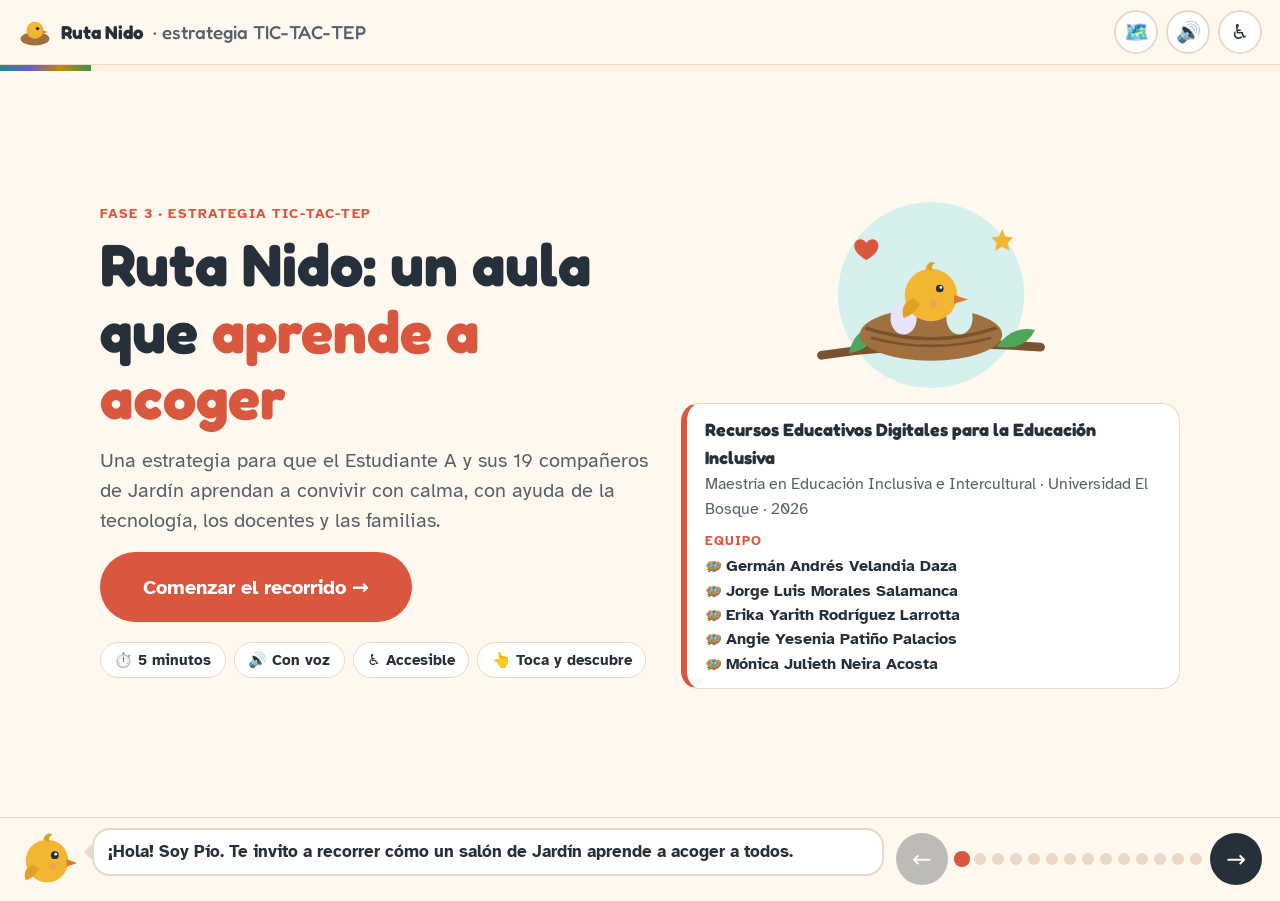
<file: index.html>
<!doctype html>
<html lang="es">
<head>
<meta charset="utf-8">
<meta name="viewport" content="width=device-width, initial-scale=1">
<title>Ruta Nido</title>
<meta http-equiv="refresh" content="0; url=ruta-nido/">
<link rel="canonical" href="ruta-nido/">
</head>
<body style="font-family:system-ui,sans-serif; text-align:center; padding:40px">
<p>Abriendo la Ruta Nido…</p>
<p><a href="ruta-nido/">Si no se abre sola, haga clic aquí</a></p>
</body>
</html>
</file>
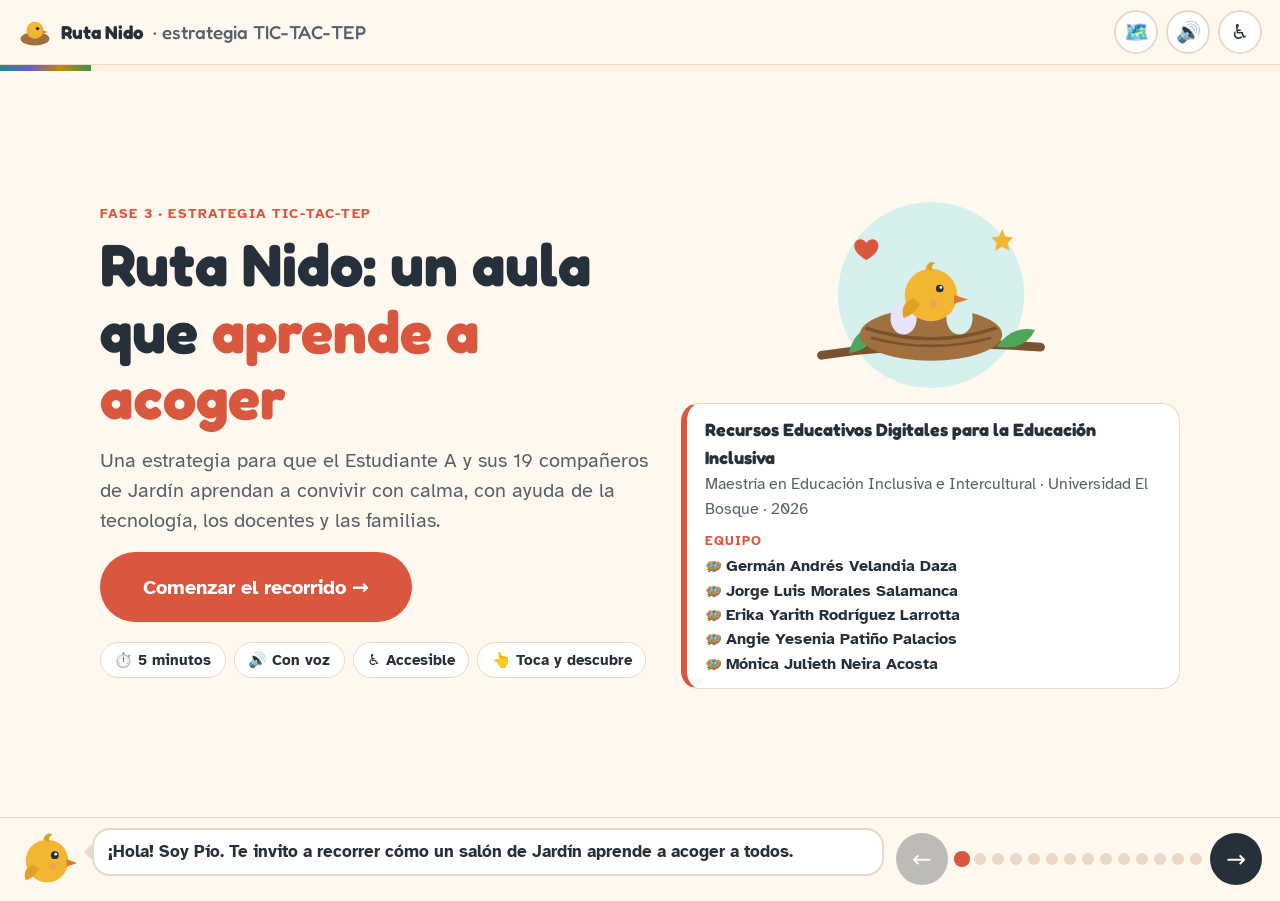
<file: ruta-nido/index.html>
<!doctype html>
<html lang="es">
<head>
<meta charset="utf-8">
<meta name="viewport" content="width=device-width, initial-scale=1, viewport-fit=cover">
<title>Ruta Nido</title>
<meta name="description" content="Ruta Nido: estrategia TIC-TAC-TEP para un aula de Jardín que aprende a acoger. Presentación interactiva y accesible.">
<link rel="preconnect" href="https://fonts.googleapis.com">
<link rel="preconnect" href="https://fonts.gstatic.com" crossorigin>
<link href="https://fonts.googleapis.com/css2?family=Atkinson+Hyperlegible:wght@400;700&family=Fredoka:wght@500;600;700&family=Lexend:wght@400;600&display=swap" rel="stylesheet">
<style>
:root{
  --bg:#fff8ef; --bg-2:#fdeedd; --surface:#fff; --ink:#26303a; --ink-soft:#56616c; --line:#ead9c4;
  --tic:#1f8a86; --tic-soft:#d6f0ee; --tac1:#6f5cc7; --tac1-soft:#e8e4fa; --tac2:#c48a00; --tac2-soft:#fdf0cc;
  --tep:#3f8f4b; --tep-soft:#dcf1de; --coral:#d9573f; --coral-soft:#fde1da; --sun:#f2b632;
  --focus:#1b4fd8; --shadow:0 12px 34px rgba(80,50,20,.12); --r:24px; --scale:1;
  --fb:"Atkinson Hyperlegible", system-ui, sans-serif; --fh:"Fredoka", "Atkinson Hyperlegible", system-ui, sans-serif;
}
@media (prefers-color-scheme: dark){ :root:not([data-theme="light"]){
  --bg:#1a1e24; --bg-2:#222831; --surface:#2a313b; --ink:#f3ede4; --ink-soft:#c3bbb0; --line:#3b4450;
  --tic:#4cc3bd; --tic-soft:#1f3b3a; --tac1:#a99bf0; --tac1-soft:#352f52; --tac2:#f5c55a; --tac2-soft:#4a3d1c;
  --tep:#7fcf89; --tep-soft:#24402a; --coral:#ff8a74; --coral-soft:#4a2b26; --focus:#8fb0ff; --shadow:0 12px 34px rgba(0,0,0,.4);
}}
:root[data-theme="dark"]{
  --bg:#1a1e24; --bg-2:#222831; --surface:#2a313b; --ink:#f3ede4; --ink-soft:#c3bbb0; --line:#3b4450;
  --tic:#4cc3bd; --tic-soft:#1f3b3a; --tac1:#a99bf0; --tac1-soft:#352f52; --tac2:#f5c55a; --tac2-soft:#4a3d1c;
  --tep:#7fcf89; --tep-soft:#24402a; --coral:#ff8a74; --coral-soft:#4a2b26; --focus:#8fb0ff; --shadow:0 12px 34px rgba(0,0,0,.4);
}
html.hc{ --bg:#000; --bg-2:#000; --surface:#000; --ink:#fff; --ink-soft:#fff; --line:#fff; --tic:#00ffff; --tic-soft:#000;
  --tac1:#ff9cff; --tac1-soft:#000; --tac2:#ffff00; --tac2-soft:#000; --tep:#7CFC00; --tep-soft:#000; --coral:#ffff00; --coral-soft:#000; --focus:#ffff00; --shadow:none }
html.hc .card, html.hc .pop-card, html.hc .flip-face{border:2px solid #fff !important}
html.dys{ --fb:"Lexend", system-ui, sans-serif; --fh:"Lexend", system-ui, sans-serif; letter-spacing:.03em; word-spacing:.12em }
html.calm *, html.calm *::before, html.calm *::after{animation:none !important; transition:none !important}
@media (prefers-reduced-motion: reduce){ *, *::before, *::after{animation-duration:.01ms !important; animation-iteration-count:1 !important; transition-duration:.01ms !important} }

*{box-sizing:border-box}
html{font-size:calc(17px * var(--scale))}
body{margin:0; background:var(--bg); color:var(--ink); font-family:var(--fb); line-height:1.55; overflow:hidden}
h1,h2,h3{font-family:var(--fh); line-height:1.12; margin:0 0 .4em}
h2{font-size:clamp(1.7rem, 4.2vw, 2.8rem)}
h3{font-size:1.25rem}
p{margin:0 0 .8em}
a{color:var(--tic); font-weight:700}
button{font-family:inherit}
:focus-visible{outline:4px solid var(--focus); outline-offset:3px; border-radius:10px}
h1[tabindex="-1"]:focus, h2[tabindex="-1"]:focus{outline:none}
.island-list{display:none; gap:10px; margin-top:12px}
.island-list button{display:flex; align-items:center; gap:12px; width:100%; text-align:left; border:3px solid var(--line); border-radius:18px; padding:12px 14px; background:var(--surface); color:var(--ink); font:700 1rem var(--fb); cursor:pointer}
.island-list .e{font-size:1.8rem}
.island-list small{display:block; font-weight:700; text-transform:uppercase; letter-spacing:.05em; font-size:.72rem}
@media (max-width:620px){ .map-wrap{display:none} .island-list{display:grid} }
.sr{position:absolute; width:1px; height:1px; overflow:hidden; clip:rect(0 0 0 0); white-space:nowrap}
.btn{display:inline-flex; align-items:center; justify-content:center; gap:.45em; padding:.8em 1.4em; border-radius:999px; border:2px solid transparent; font:700 1.02rem var(--fb); cursor:pointer; text-decoration:none; transition:transform .2s, box-shadow .2s; color:var(--ink); background:var(--surface)}
.btn:hover{transform:translateY(-2px); box-shadow:var(--shadow)}
.btn-main{background:var(--coral); color:#fff} html.hc .btn-main{color:#000}
.btn-line{border-color:var(--ink); background:transparent}
.btn-big{font-size:1.2rem; padding:1em 2em}
.card{background:var(--surface); border:1px solid var(--line); border-radius:var(--r); box-shadow:var(--shadow); padding:22px}
.tag{display:inline-block; padding:.25em .8em; border-radius:999px; font-weight:700; font-size:.82rem; text-transform:uppercase; letter-spacing:.06em}

/* ===== layout ===== */
.app{height:100vh; height:100dvh; display:grid; grid-template-rows:auto 1fr auto}
.top{display:flex; align-items:center; justify-content:space-between; gap:12px; padding:10px 18px; border-bottom:1px solid var(--line); background:var(--bg)}
.brand{display:flex; align-items:center; gap:.5em; font:700 1.1rem var(--fh)}
.brand svg{width:34px; height:34px}
.top-actions{display:flex; gap:8px; align-items:center}
.icon-btn{width:44px; height:44px; border-radius:50%; border:2px solid var(--line); background:var(--surface); color:var(--ink); font-size:1.2rem; cursor:pointer; display:grid; place-items:center}
.icon-btn:hover{border-color:var(--ink)}
.progress{height:6px; background:var(--bg-2)}
.progress i{display:block; height:100%; width:0; background:linear-gradient(90deg,var(--tic),var(--tac1),var(--tac2),var(--tep)); transition:width .5s}

.stage{position:relative; overflow:hidden}
.scene{position:absolute; inset:0; overflow-y:auto; overflow-x:hidden; padding:28px 18px 36px; display:flex; flex-direction:column; align-items:center; opacity:0; visibility:hidden; transform:translateX(60px); transition:opacity .5s, transform .5s, visibility 0s .5s}
.scene.back{transform:translateX(-60px)}
.scene.on{opacity:1; visibility:visible; transform:none; transition:opacity .5s, transform .5s}
.inner{width:100%; max-width:1080px; margin:auto 0}
.center{text-align:center}
.kicker{font-weight:700; text-transform:uppercase; letter-spacing:.08em; font-size:.85rem; margin-bottom:.4rem; display:block}
.lead{font-size:1.15rem; color:var(--ink-soft); max-width:60ch}
.center .lead{margin-left:auto; margin-right:auto}

/* guía Pío + navegación */
.guide{display:flex; align-items:center; gap:12px; padding:10px 18px; border-top:1px solid var(--line); background:var(--bg)}
.pio{width:62px; height:62px; flex:none; animation:bob 2.6s ease-in-out infinite}
@keyframes bob{50%{transform:translateY(-5px)}}
.bubble{position:relative; flex:1; background:var(--surface); border:2px solid var(--line); border-radius:18px; padding:9px 14px; font-weight:700; font-size:1rem; min-height:46px; display:flex; align-items:center}
.bubble::before{content:""; position:absolute; left:-10px; top:50%; margin-top:-8px; border:8px solid transparent; border-right-color:var(--line); border-left:0}
.bubble.pop{animation:pop .45s ease}
@keyframes pop{0%{transform:scale(.92); opacity:.3}100%{transform:none; opacity:1}}
.nav{display:flex; align-items:center; gap:8px; flex:none}
.nav .arrow{width:52px; height:52px; border-radius:50%; border:none; background:var(--ink); color:var(--bg); font-size:1.4rem; cursor:pointer}
.nav .arrow:disabled{opacity:.3; cursor:default}
.dots{display:flex; gap:6px; flex-wrap:wrap; max-width:260px; justify-content:center}
.dots button{width:12px; height:12px; border-radius:50%; border:none; background:var(--line); cursor:pointer; padding:0}
.dots button[aria-current="step"]{background:var(--coral); transform:scale(1.35)}
@media (max-width:760px){
  .guide{flex-wrap:wrap; padding:8px 12px}
  .pio{width:44px; height:44px}
  .bubble{font-size:.9rem; padding:6px 10px; min-height:0}
  .nav{width:100%; justify-content:space-between}
  .dots{max-width:200px}
  .scene{padding:18px 16px 28px}
  .brand span.long{display:none}
}

/* ===== 1 portada ===== */
.cover{display:grid; grid-template-columns:1.05fr .95fr; gap:30px; align-items:center}
@media (max-width:800px){ .cover{grid-template-columns:1fr; text-align:center} .cover .lead{margin:0 auto 1em} }
.cover h1{font-size:clamp(2.1rem, 5vw, 3.5rem); margin-bottom:.25em}
.cover h1 em{font-style:normal; color:var(--coral)}
.nest-svg{width:100%; max-width:230px; margin:0 auto; display:block}
.cover-right .team{margin-top:4px}
.egg{animation:wiggle 3s ease-in-out infinite; transform-box:fill-box; transform-origin:bottom center}
.egg.e2{animation-delay:-1s} .egg.e3{animation-delay:-2s}
@keyframes wiggle{0%,80%,100%{transform:rotate(0)}85%{transform:rotate(-8deg)}90%{transform:rotate(8deg)}95%{transform:rotate(-4deg)}}
.leaf{animation:sway 4s ease-in-out infinite; transform-box:fill-box; transform-origin:left center}
@keyframes sway{50%{transform:rotate(6deg)}}
.chips{display:flex; flex-wrap:wrap; gap:8px; margin-top:1.2rem}
@media (max-width:800px){ .chips{justify-content:center} }
.chip{background:var(--surface); border:1px solid var(--line); border-radius:999px; padding:.35em .9em; font-weight:700; font-size:.88rem}


/* equipo en portada */
.team{margin-top:1.3rem; background:var(--surface); border:1px solid var(--line); border-left:6px solid var(--coral); border-radius:18px; padding:12px 18px; text-align:left}
@media (max-height:720px) and (min-width:801px){ .nest-svg{max-width:170px} .cover h1{font-size:2.6rem} .cover .chips{display:none} }
.team-course{margin:0 0 .6em; font-size:.95rem; color:var(--ink-soft)}
.team-course b{color:var(--ink); font-family:var(--fh); font-size:1.05rem}
.team-label{margin:0 0 .3em; font-weight:700; text-transform:uppercase; letter-spacing:.07em; font-size:.75rem; color:var(--coral)}
.team-list{list-style:none; margin:0; padding:0; display:grid; gap:1px; font-weight:700; font-size:.95rem; line-height:1.45}
.team-list li::before{content:"🪺 "; font-size:.85em}
@media (max-width:800px){ .team{max-width:480px; margin-left:auto; margin-right:auto} }

/* ===== 2 situación ===== */
.room-wrap{position:relative; max-width:820px; margin:16px auto 0}
.room-wrap svg{width:100%; height:auto; border-radius:var(--r); box-shadow:var(--shadow)}
.hotspot{position:absolute; width:58px; height:58px; margin:-29px 0 0 -29px; border-radius:50%; border:4px solid #fff; background:var(--coral); color:#fff; font-size:1.5rem; cursor:pointer; box-shadow:0 0 0 0 rgba(217,87,63,.6); animation:ping 1.8s infinite}
.hotspot.seen{background:var(--tep); animation:none}
@keyframes ping{70%{box-shadow:0 0 0 18px rgba(217,87,63,0)}100%{box-shadow:0 0 0 0 rgba(217,87,63,0)}}
.reveal-line{margin-top:18px; font:600 clamp(1.2rem,3vw,1.7rem) var(--fh); opacity:0; transform:translateY(10px); transition:.6s}
.reveal-line.show{opacity:1; transform:none}
.reveal-line em{font-style:normal; color:var(--coral)}
.counter{font-weight:700; color:var(--ink-soft)}

/* ===== 3 propósito ===== */
.question{font:600 clamp(1.4rem, 3.6vw, 2.3rem) var(--fh); max-width:26ch; margin:0 auto .8em}
.three{display:grid; grid-template-columns:repeat(3,1fr); gap:18px; margin-top:12px}
@media (max-width:760px){ .three{grid-template-columns:1fr} }
.flip{perspective:1000px; border:none; background:none; padding:0; cursor:pointer; height:230px; color:inherit; text-align:center}
.flip-in{position:relative; width:100%; height:100%; transition:transform .7s cubic-bezier(.3,1.25,.6,1); transform-style:preserve-3d}
.flip[aria-pressed="true"] .flip-in{transform:rotateY(180deg)}
.flip-face{position:absolute; inset:0; backface-visibility:hidden; border-radius:var(--r); display:flex; flex-direction:column; align-items:center; justify-content:center; gap:8px; padding:18px; box-shadow:var(--shadow); border:1px solid var(--line); background:var(--surface)}
.flip-back{transform:rotateY(180deg)}
.flip-face .big{font-size:3rem}
.flip-face .t{font:700 1.3rem var(--fh)}
.flip-face .hint{font-size:.85rem; color:var(--ink-soft); font-weight:700}
.flip-back p{font-size:1.05rem; margin:0}
html.calm .flip[aria-pressed="true"] .flip-front{display:none}
html.calm .flip[aria-pressed="true"] .flip-back{transform:none}

/* ===== 4 mapa ===== */
.map-wrap{position:relative; max-width:960px; margin:8px auto 0}
.map-wrap svg{width:100%; height:auto}
.island{cursor:pointer}
.island:focus-visible{outline:none}
.island:focus-visible circle.base, .island:hover circle.base{stroke:var(--ink); stroke-width:5}
.island .float{animation:bob 3s ease-in-out infinite}
.path-dash{stroke-dasharray:14 12; animation:march 1.6s linear infinite}
@keyframes march{to{stroke-dashoffset:-26}}
.dua-band{display:block; width:100%; max-width:760px; margin:10px auto 0; border:3px dashed var(--line); border-radius:18px; padding:12px; background:transparent; color:var(--ink); font:700 1.05rem var(--fb); cursor:pointer}
.dua-band:hover{border-color:var(--ink)}

/* ===== momentos comunes ===== */
.moment-head{display:flex; flex-wrap:wrap; align-items:center; justify-content:space-between; gap:12px; margin-bottom:16px}
.moment-head .tag{color:#fff} html.hc .moment-head .tag{color:#000}
.back-map{font-size:.95rem}
.split{display:grid; grid-template-columns:1fr 1fr; gap:20px}
@media (max-width:820px){ .split{grid-template-columns:1fr} }

/* TIC */
.roles{display:grid; grid-template-columns:repeat(3,1fr); gap:14px}
@media (max-width:620px){ .roles{grid-template-columns:1fr} }
.role{border:3px solid var(--line); background:var(--surface); border-radius:20px; padding:18px 12px; cursor:pointer; text-align:center; color:var(--ink); transition:transform .25s, border-color .25s}
.role:hover{transform:translateY(-4px); border-color:var(--tic)}
.role .big{font-size:2.6rem; display:block}
.role b{display:block; font:700 1.15rem var(--fh)}
.role span.s{font-size:.9rem; color:var(--ink-soft)}
.agenda{display:grid; grid-template-columns:repeat(8,1fr); gap:8px; margin-top:12px}
@media (max-width:820px){ .agenda{grid-template-columns:repeat(4,1fr)} }
.picto{border:3px solid var(--line); background:var(--surface); color:var(--ink); border-radius:16px; padding:10px 4px; cursor:pointer; text-align:center; transition:transform .3s, border-color .3s, opacity .3s}
.picto .e{font-size:2rem; display:block}
.picto .n{font-size:.8rem; font-weight:700; display:block; line-height:1.2}
.picto.now{border-color:var(--sun); transform:scale(1.1); box-shadow:0 0 0 5px rgba(242,182,50,.3)}
.picto.done{opacity:.45}

/* TAC crear */
.breathe{display:flex; flex-direction:column; align-items:center; gap:14px; padding:10px}
.balloon{width:190px; height:190px; position:relative; transform:scale(.55); transition:transform 4s ease-in-out}
.balloon.in{transform:scale(1)}
.balloon .body{position:absolute; inset:0; border-radius:50% 50% 48% 48%; background:radial-gradient(circle at 34% 28%, rgba(255,255,255,.55), transparent 38%), #e0503a}
.balloon .face{position:absolute; inset:0; display:grid; place-items:center; font-size:3rem}
.balloon::after{content:""; position:absolute; left:50%; bottom:-46px; width:2px; height:46px; background:var(--ink-soft)}
.breath-label{font:700 1.5rem var(--fh); min-height:1.6em}
.faces{display:flex; flex-wrap:wrap; gap:10px; justify-content:center}
.faces button{border:3px solid var(--line); background:var(--surface); color:var(--ink); border-radius:18px; padding:8px 10px; cursor:pointer; min-width:86px; font-weight:700; font-size:.85rem}
.faces button span{display:block; font-size:2.2rem}
.faces button[aria-pressed="true"]{border-color:var(--tac1); background:var(--tac1-soft); transform:translateY(-3px)}
.book{display:flex; gap:10px; overflow-x:auto; padding:6px 2px 10px; margin-top:10px; min-height:140px}
.page{flex:none; width:150px; background:var(--surface); border:1px solid var(--line); border-radius:14px; padding:10px; text-align:center; box-shadow:var(--shadow); animation:pop .45s}
.page .f{font-size:1.9rem}
.page p{font-size:.85rem; margin:.3em 0 0; font-weight:700}
.book-empty{color:var(--ink-soft); font-size:.95rem; align-self:center}

/* TAC colaborar */
.corner{position:relative; border-radius:var(--r); background:var(--tac2-soft); border:3px dashed var(--tac2); min-height:250px; padding:16px; overflow:hidden}
.corner h3{margin:0}
.corner-items{display:flex; flex-wrap:wrap; gap:8px; margin-top:12px}
.corner-items span{font-size:2.6rem; animation:drop .6s cubic-bezier(.3,1.6,.5,1)}
@keyframes drop{from{transform:translateY(-60px) scale(.4); opacity:0}}
.corner-empty{color:var(--ink-soft); font-weight:700; margin-top:10px}
.objects{display:grid; grid-template-columns:repeat(3,1fr); gap:10px}
.obj{border:3px solid var(--line); background:var(--surface); color:var(--ink); border-radius:16px; padding:10px 6px; cursor:pointer; font-weight:700; font-size:.88rem}
.obj span{display:block; font-size:2rem}
.obj[aria-pressed="true"]{border-color:var(--tac2); background:var(--tac2-soft)}
.notes{display:flex; flex-wrap:wrap; gap:10px; margin-top:14px}
.note{background:#fff3b0; color:#26303a; padding:10px 12px; border-radius:4px 14px 14px 14px; font-weight:700; font-size:.92rem; box-shadow:0 4px 10px rgba(0,0,0,.12); transform:rotate(-2deg); animation:pop .5s}
.note:nth-child(even){transform:rotate(2deg); background:#d9f2ff}
html.hc .note{background:#000; color:#fff; border:2px solid #fff}

/* TEP */
.compare{position:relative; border-radius:var(--r); overflow:hidden; box-shadow:var(--shadow); aspect-ratio:16/10; background:var(--surface)}
.compare svg{position:absolute; inset:0; width:100%; height:100%}
.compare .after{clip-path:inset(0 0 0 var(--cut, 50%))}
.compare .handle{position:absolute; top:0; bottom:0; left:var(--cut, 50%); width:4px; margin-left:-2px; background:#fff; box-shadow:0 0 0 1px rgba(0,0,0,.2); pointer-events:none}
.compare .handle::after{content:"⟷"; position:absolute; top:50%; left:50%; transform:translate(-50%,-50%); width:40px; height:40px; border-radius:50%; background:#fff; color:#26303a; display:grid; place-items:center; font-weight:700; box-shadow:var(--shadow)}
.compare .lbl{position:absolute; top:10px; padding:.25em .8em; border-radius:999px; font-weight:700; font-size:.85rem; background:rgba(255,255,255,.9); color:#26303a}
.slider{width:100%; margin-top:10px; accent-color:var(--tep)}
.wins{display:grid; gap:10px; margin-top:10px}
.win{display:flex; gap:12px; align-items:center; padding:12px 14px; border-radius:16px; background:var(--tep-soft); font-weight:700; opacity:.35; transition:opacity .5s}
.win .ck{width:34px; height:34px; border-radius:50%; flex:none; display:grid; place-items:center; background:var(--surface); border:3px solid var(--tep); color:var(--tep); font-size:1.1rem}
.win.done{opacity:1}
.win.done .ck{background:var(--tep); color:#fff; animation:pop .4s}
.lights{display:flex; gap:12px; margin-top:12px; flex-wrap:wrap}
.lights button{border:3px solid var(--line); background:var(--surface); color:var(--ink); border-radius:18px; padding:10px 14px; cursor:pointer; font-weight:700; display:flex; align-items:center; gap:8px}
.lights i{width:26px; height:26px; border-radius:50%; display:inline-block}

/* DUA wheel */
.wheel-grid{display:grid; grid-template-columns:.9fr 1.1fr; gap:24px; align-items:center}
@media (max-width:820px){ .wheel-grid{grid-template-columns:1fr} }
.wheel{max-width:380px; width:100%; margin:auto; animation:turn 1.2s ease-out}
@keyframes turn{from{transform:rotate(-120deg)}}
.sector{cursor:pointer; transition:transform .25s; transform-origin:200px 200px}
.sector:hover, .sector:focus-visible, .sector.sel{transform:scale(1.05)}
.sector:focus-visible{outline:none}
.sector:focus-visible path{stroke:var(--ink); stroke-width:5}
.dua-panel{min-height:280px}
.dua-panel ul{padding-left:1.1em; margin:0}
.dua-panel li{margin-bottom:.55em}
.dua-panel li b{color:var(--coral)}

/* tools */
.tools{display:grid; grid-template-columns:repeat(3,1fr); gap:16px}
@media (max-width:820px){ .tools{grid-template-columns:1fr 1fr} }
@media (max-width:480px){ .tools{grid-template-columns:1fr} }
.tools .flip{height:210px}
.tools .flip-back{background:var(--tic-soft); text-align:left; align-items:flex-start; justify-content:flex-start; overflow:auto}
.tools .flip-back b{font-family:var(--fh)}
.tools .flip-back p{font-size:.95rem}

/* game */
.game{display:grid; grid-template-columns:1fr 1fr; gap:22px}
@media (max-width:760px){ .game{grid-template-columns:1fr} }
.col{display:grid; gap:10px; align-content:start}
.col h3{margin:0 0 4px}
.pickb{border:3px solid var(--line); background:var(--surface); color:var(--ink); border-radius:16px; padding:12px 14px; cursor:pointer; text-align:left; font-weight:700; font-size:1rem; display:flex; gap:10px; align-items:center; transition:transform .2s, border-color .2s, background .2s}
.pickb .e{font-size:1.6rem}
.pickb[aria-pressed="true"]{border-color:var(--coral); background:var(--coral-soft)}
.pickb.ok{border-color:var(--tep); background:var(--tep-soft); cursor:default}
.pickb.ok::after{content:"✔"; margin-left:auto; color:var(--tep); font-size:1.3rem}
.pickb.no{animation:shake .4s}
@keyframes shake{25%{transform:translateX(-6px)}75%{transform:translateX(6px)}}
.score{font:700 1.3rem var(--fh); text-align:center; margin-top:14px}
.confetti{position:fixed; inset:0; pointer-events:none; z-index:300; overflow:hidden}
.confetti i{position:absolute; top:-20px; width:12px; height:18px; border-radius:3px; animation:fall 2.4s linear forwards}
@keyframes fall{to{transform:translateY(110vh) rotate(720deg)}}

/* cierre */
.end-nest{width:min(420px, 90%); margin:0 auto}
.bird{animation:flyin 1s cubic-bezier(.3,1.3,.5,1) both}
@keyframes flyin{from{transform:translate(-120px,-120px) scale(.3); opacity:0}}
.links{display:flex; flex-wrap:wrap; gap:10px; justify-content:center; margin:16px 0}
.credits{font-size:.9rem; color:var(--ink-soft); max-width:70ch; margin:0 auto}


/* explicaciones */
.explain{display:grid; grid-template-columns:repeat(3,1fr); gap:12px; margin:0 0 16px}
@media (max-width:820px){ .explain{grid-template-columns:1fr} }
.explain > div{background:var(--surface); border:1px solid var(--line); border-top:6px solid var(--c, var(--tic)); border-radius:16px; padding:14px}
.explain b.q{display:block; font:700 1.02rem var(--fh); margin-bottom:.25em}
.explain p{margin:0 0 .4em; font-size:.95rem}
.explain .open{display:flex; flex-wrap:wrap; gap:6px; margin-top:6px}
.explain .open a{font-size:.88rem; padding:.45em .8em; border-radius:999px; background:var(--c, var(--tic)); color:#fff; text-decoration:none; font-weight:700}
html.hc .explain .open a{color:#000}
.caption{font-size:.98rem; background:var(--bg-2); border-radius:12px; padding:10px 14px; margin:8px 0 0}
/* escalera TIC TAC TEP */
.stairs{display:grid; grid-template-columns:repeat(3,1fr); gap:12px; align-items:end; max-width:820px; margin:14px auto 0}
.stair{border:none; cursor:pointer; border-radius:20px 20px 8px 8px; color:#fff; padding:16px 10px; text-align:center; font-family:var(--fb); transition:transform .25s, box-shadow .25s; display:flex; flex-direction:column; justify-content:flex-end; gap:4px}
html.hc .stair{color:#000; border:3px solid #fff}
.stair:hover, .stair[aria-pressed="true"]{transform:translateY(-6px); box-shadow:var(--shadow)}
.stair[aria-pressed="true"]{outline:4px solid var(--ink); outline-offset:3px}
.stair .e{font-size:2.4rem}
.stair b{font:700 1.8rem var(--fh)}
.stair span.s{font-weight:700; font-size:.92rem}
.s1{background:var(--tic); height:150px} .s2{background:var(--tac1); height:205px} .s3{background:var(--tep); height:260px}
.stair-base{max-width:820px; margin:0 auto; height:10px; border-radius:6px; background:var(--line)}
.arrow-up{max-width:820px; margin:6px auto 0; display:flex; justify-content:space-between; font-weight:700; color:var(--ink-soft); font-size:.9rem}
.def{max-width:900px; margin:16px auto 0; text-align:left}
.def-grid{display:grid; grid-template-columns:1fr 1fr; gap:12px; margin-top:10px}
@media (max-width:700px){ .def-grid{grid-template-columns:1fr} }
.def-grid > div{background:var(--bg-2); border-radius:14px; padding:12px 14px}
.def-grid b{display:block; font:700 .95rem var(--fh); margin-bottom:.2em}
/* kit */
.kitgrid{display:grid; grid-template-columns:repeat(auto-fill, minmax(230px,1fr)); gap:12px; margin-top:14px; text-align:left}
.kitc{font-weight:400; display:flex; flex-direction:column; gap:4px; text-decoration:none; color:var(--ink); background:var(--surface); border:1px solid var(--line); border-left:8px solid var(--c); border-radius:16px; padding:14px; box-shadow:var(--shadow); transition:transform .2s}
a.kitc:hover{transform:translateY(-4px)}
.kitc .e{font-size:1.9rem}
.kitc b{font:700 1.08rem var(--fh)}
.kitc .m{font-size:.85rem; color:var(--ink-soft)}
.kitc .go{margin-top:auto; font-weight:700; color:var(--c)}
.kitc.todo{border-left-style:dashed; background:var(--bg-2)}

/* modal */
.modal{position:fixed; inset:0; z-index:250; display:none; place-items:center; padding:16px; background:rgba(20,24,30,.55)}
.modal.open{display:grid}
.pop-card{background:var(--surface); color:var(--ink); border-radius:var(--r); max-width:560px; width:100%; max-height:85vh; overflow:auto; padding:26px; box-shadow:0 30px 80px rgba(0,0,0,.35); animation:pop .35s}
.pop-card .big{font-size:3rem}
.pop-card ul, .pop-card ol{padding-left:1.2em}
.pop-card li{margin-bottom:.4em}
.pop-actions{display:flex; gap:10px; flex-wrap:wrap; margin-top:16px}

/* a11y panel */
.a11y{position:fixed; right:14px; top:68px; z-index:260; width:min(320px, calc(100vw - 28px)); background:var(--surface); border:1px solid var(--line); border-radius:20px; box-shadow:0 20px 60px rgba(0,0,0,.25); padding:16px; display:none}
.a11y.open{display:block; animation:pop .3s}
.opt{display:flex; justify-content:space-between; align-items:center; gap:10px; padding:9px 0; border-bottom:1px solid var(--line); font-weight:700}
.opt:last-child{border-bottom:none}
.toggle{position:relative; width:52px; height:28px; border-radius:999px; border:2px solid var(--ink); background:var(--bg-2); cursor:pointer; flex:none}
.toggle::after{content:""; position:absolute; top:3px; left:3px; width:18px; height:18px; border-radius:50%; background:var(--ink); transition:left .2s}
.toggle[aria-checked="true"]{background:var(--tic)}
.toggle[aria-checked="true"]::after{left:27px; background:#fff}
.size button{width:38px; height:34px; border-radius:10px; border:2px solid var(--ink); background:var(--bg); color:var(--ink); font-weight:700; cursor:pointer}
</style>
</head>
<body>
<div class="app">
  <header>
    <div class="top">
      <div class="brand"><svg viewBox="0 0 40 40" aria-hidden="true"><ellipse cx="20" cy="28" rx="17" ry="8" fill="#a0703f"/><circle cx="20" cy="18" r="10" fill="#f2b632"/><circle cx="23" cy="16" r="2" fill="#26303a"/><path d="M29 18l6 2-6 2z" fill="#e07a2f"/></svg>Ruta Nido <span class="long" style="font-weight:500; color:var(--ink-soft)">· estrategia TIC-TAC-TEP</span></div>
      <div class="top-actions">
        <button class="icon-btn" id="mapBtn" aria-label="Ir al mapa de la ruta" title="Mapa">🗺️</button>
        <button class="icon-btn" id="sayBtn" aria-label="Escuchar a Pío" title="Escuchar">🔊</button>
        <button class="icon-btn" id="aBtn" aria-label="Opciones de accesibilidad" aria-expanded="false" aria-controls="a11y" title="Accesibilidad">♿</button>
      </div>
    </div>
    <div class="progress" aria-hidden="true"><i id="prog"></i></div>
  </header>

  <main class="stage" id="stage">

  <!-- 1 PORTADA -->
  <section class="scene" data-title="Portada" data-pio="¡Hola! Soy Pío. Te invito a recorrer cómo un salón de Jardín aprende a acoger a todos." aria-labelledby="h1">
    <div class="inner cover">
      <div>
        <span class="kicker" style="color:var(--coral)">Fase 3 · Estrategia TIC-TAC-TEP</span>
        <h1 id="h1">Ruta Nido: un aula que <em>aprende a acoger</em></h1>
        <p class="lead">Una estrategia para que el Estudiante A y sus 19 compañeros de Jardín aprendan a convivir con calma, con ayuda de la tecnología, los docentes y las familias.</p>
        <button class="btn btn-main btn-big" data-go="1">Comenzar el recorrido →</button>
        <div class="chips"><span class="chip">⏱️ 5 minutos</span><span class="chip">🔊 Con voz</span><span class="chip">♿ Accesible</span><span class="chip">👆 Toca y descubre</span></div>
      </div>
      <div class="cover-right"><svg class="nest-svg" viewBox="0 0 420 380" aria-hidden="true">
        <circle cx="210" cy="190" r="170" fill="var(--tic-soft)"/>
        <path d="M10 300 Q 200 270 410 285" stroke="#7a5230" stroke-width="16" fill="none" stroke-linecap="round"/>
        <path class="leaf" d="M330 284 q 30 -40 70 -30 q -20 40 -70 30z" fill="#4ea65a"/>
        <path class="leaf" d="M60 296 q 10 -45 50 -50 q -5 45 -50 50z" fill="#4ea65a" style="animation-delay:-2s"/>
        <ellipse cx="210" cy="262" rx="130" ry="48" fill="#a0703f"/>
        <path d="M90 250 q 120 40 240 0" stroke="#7a5230" stroke-width="6" fill="none"/>
        <path d="M100 268 q 110 30 220 0" stroke="#7a5230" stroke-width="5" fill="none"/>
        <ellipse class="egg" cx="160" cy="232" rx="24" ry="30" fill="#e8e4fa"/>
        <ellipse class="egg e2" cx="262" cy="232" rx="24" ry="30" fill="#d6f0ee"/>
        <g class="egg e3"><circle cx="210" cy="190" r="48" fill="#f2b632"/><circle cx="226" cy="178" r="7" fill="#26303a"/><circle cx="228" cy="176" r="2.5" fill="#fff"/>
          <path d="M252 190 l 26 8 l -26 8z" fill="#e07a2f"/><path d="M178 196 q -26 10 -18 36 q 20 -6 30 -26z" fill="#e0a12a"/>
          <path d="M200 142 q 6 -18 18 -10 q -8 2 -6 14z" fill="#e0a12a"/><circle cx="214" cy="206" r="7" fill="#f28b6b" opacity=".5"/></g>
        <g fill="var(--coral)"><path d="M70 100c0-12 15-17 22-5 7-12 22-7 22 5 0 15-22 26-22 26s-22-11-22-26z" class="egg"/></g>
        <g fill="var(--sun)"><path d="M340 70l6 13 14 2-10 10 3 14-13-7-13 7 3-14-10-10 14-2z" class="egg e2"/></g>
      </svg>
        <div class="team">
          <p class="team-course"><b>Recursos Educativos Digitales para la Educación Inclusiva</b><br>Maestría en Educación Inclusiva e Intercultural · Universidad El Bosque · 2026</p>
          <p class="team-label">Equipo</p>
          <ul class="team-list">
            <li>Germán Andrés Velandia Daza</li>
            <li>Jorge Luis Morales Salamanca</li>
            <li>Erika Yarith Rodríguez Larrotta</li>
            <li>Angie Yesenia Patiño Palacios</li>
            <li>Mónica Julieth Neira Acosta</li>
          </ul>
        </div>
      </div>
    </div>
  </section>

  <!-- 2 SITUACIÓN -->
  <section class="scene" data-title="¿Qué pasa en Jardín?" data-pio="Toca los tres puntos rojos para descubrir qué pasa en el salón." aria-labelledby="h2">
    <div class="inner center">
      <span class="kicker" style="color:var(--coral)">La situación</span>
      <h2 id="h2">¿Qué pasa en Jardín?</h2>
      <p class="counter" id="spotCount">Descubiertos: 0 de 3</p>
      <div class="room-wrap">
        <svg viewBox="0 0 800 440" aria-hidden="true">
          <rect width="800" height="440" fill="#fdeedd"/>
          <rect y="330" width="800" height="110" fill="#e6cfae"/>
          <rect x="250" y="40" width="300" height="150" rx="10" fill="#2f5d50"/><rect x="262" y="52" width="276" height="126" rx="6" fill="#3d7566"/>
          <text x="400" y="125" text-anchor="middle" font-size="34" fill="#fff" font-family="Fredoka, Atkinson Hyperlegible, sans-serif">A B C</text>
          <rect x="650" y="110" width="110" height="220" rx="8" fill="#a0703f"/><circle cx="740" cy="225" r="7" fill="#f2b632"/>
          <rect x="40" y="60" width="140" height="100" rx="8" fill="#d6f0ee" stroke="#fff" stroke-width="6"/>
          <g font-size="38">
            <text x="110" y="300">🧒</text><text x="170" y="320">👧</text><text x="240" y="300">🧒🏽</text><text x="310" y="322">👦</text>
            <text x="380" y="300">👧🏻</text><text x="450" y="322">🧒🏾</text><text x="520" y="300">👦🏼</text><text x="580" y="322">👧🏽</text>
            <text x="140" y="390">👦🏻</text><text x="230" y="400">👧🏾</text><text x="330" y="392">🧒</text><text x="430" y="402">👧</text><text x="520" y="392">👦🏽</text>
          </g>
          <g font-size="30"><text x="70" y="240">🗯️</text><text x="560" y="230">💬</text><text x="300" y="235">🎵</text></g>
          <text x="600" y="90" font-size="44">🧑‍🏫</text><text x="470" y="250" font-size="40">🧑‍🏫</text>
        </svg>
        <button class="hotspot" style="left:13%; top:52%" data-spot="0" aria-label="Punto 1: el ruido">🔊</button>
        <button class="hotspot" style="left:66%; top:26%" data-spot="1" aria-label="Punto 2: los adultos">🔄</button>
        <button class="hotspot" style="left:88%; top:55%" data-spot="2" aria-label="Punto 3: la puerta">🚪</button>
      </div>
      <p class="reveal-line" id="sitLine">No es solo un problema de conducta: <em>es una barrera del entorno</em> que podemos cambiar.</p>
    </div>
  </section>

  <!-- 3 PROPÓSITO -->
  <section class="scene" data-title="Nuestro propósito" data-pio="Esta es nuestra pregunta. Toca cada tarjeta para conocer el plan." aria-labelledby="h3">
    <div class="inner center">
      <span class="kicker" style="color:var(--coral)">Nuestro propósito</span>
      <h2 id="h3" class="question">¿Cómo construir un aula respetuosa y segura donde todos puedan convivir y aprender?</h2>
      <div class="three">
        <button class="flip" aria-pressed="false"><div class="flip-in">
          <div class="flip-face flip-front"><span class="big" aria-hidden="true">👥</span><span class="t">¿Con quiénes?</span><span class="hint">Toca para ver ↻</span></div>
          <div class="flip-face flip-back" style="background:var(--tic-soft)"><span class="t">Con todos</span><p>El Estudiante A, sus 19 compañeros, la directora de curso, los docentes que rotan, orientación y las familias.</p></div></div></button>
        <button class="flip" aria-pressed="false"><div class="flip-in">
          <div class="flip-face flip-front"><span class="big" aria-hidden="true">🏫</span><span class="t">¿Dónde?</span><span class="hint">Toca para ver ↻</span></div>
          <div class="flip-face flip-back" style="background:var(--tac1-soft)"><span class="t">En Jardín</span><p>Un colegio público de Bogotá, en el primer año del estudiante y con su diagnóstico todavía en estudio.</p></div></div></button>
        <button class="flip" aria-pressed="false"><div class="flip-in">
          <div class="flip-face flip-front"><span class="big" aria-hidden="true">🗓️</span><span class="t">¿Para qué?</span><span class="hint">Toca para ver ↻</span></div>
          <div class="flip-face flip-back" style="background:var(--tep-soft)"><span class="t">En 8 semanas</span><p>Rutinas, palabras y un rincón de calma comunes a todos los adultos y a la casa, diseñados con los niños.</p></div></div></button>
      </div>
    </div>
  </section>

  <!-- TIC TAC TEP -->
  <section class="scene" data-title="¿Qué son TIC, TAC y TEP?" data-pio="Son tres formas de usar la tecnología. Toca cada escalón: van de informar, a aprender, a transformar." aria-labelledby="hT">
    <div class="inner center">
      <span class="kicker" style="color:var(--coral)">Antes de empezar</span>
      <h2 id="hT">¿Qué son TIC, TAC y TEP?</h2>
      <p class="lead">Son tres formas de usar la tecnología en la escuela. Funcionan como una escalera: cada escalón usa la tecnología para algo más profundo. Toca cada escalón.</p>
      <div class="stairs" role="group" aria-label="Escalera TIC, TAC, TEP">
        <button class="stair s1" data-tt="0" aria-pressed="false"><span class="e" aria-hidden="true">📣</span><b>TIC</b><span class="s">Informar y comunicar</span></button>
        <button class="stair s2" data-tt="1" aria-pressed="false"><span class="e" aria-hidden="true">📖</span><b>TAC</b><span class="s">Aprender y crear</span></button>
        <button class="stair s3" data-tt="2" aria-pressed="false"><span class="e" aria-hidden="true">🌱</span><b>TEP</b><span class="s">Participar y transformar</span></button>
      </div>
      <div class="stair-base" aria-hidden="true"></div>
      <div class="arrow-up" aria-hidden="true"><span>La tecnología informa</span><span>→</span><span>enseña</span><span>→</span><span>transforma</span></div>
      <div class="card def" id="ttPanel" aria-live="polite"><h3>👆 Toca un escalón para ver qué significa</h3><p style="margin:0">Verás la sigla, una explicación sencilla, un ejemplo de la vida diaria y cómo aparece en la Ruta Nido.</p></div>
    </div>
  </section>

  <!-- 4 MAPA -->
  <section class="scene" data-title="El mapa de la ruta" data-pio="Cada isla prepara la siguiente. ¡Elige una para empezar, o sigue con la flecha!" aria-labelledby="h4">
    <div class="inner center">
      <span class="kicker" style="color:var(--coral)">La ruta</span>
      <h2 id="h4">Cuatro islas, un solo camino</h2>
      <div class="map-wrap">
        <svg viewBox="0 0 960 360" role="group" aria-label="Mapa de la ruta con cuatro momentos">
          <path class="path-dash" d="M90 250 C 220 120, 300 120, 360 200 S 520 300, 600 190 S 760 90, 870 170" stroke="#c9a77c" stroke-width="10" fill="none" stroke-linecap="round"/>
          <g class="island" tabindex="0" role="button" data-go="5" aria-label="Isla 1, TIC: todos sabemos lo mismo">
            <g class="float"><circle class="base" cx="120" cy="220" r="78" fill="var(--tic-soft)" stroke="var(--tic)" stroke-width="4"/>
            <text x="120" y="205" text-anchor="middle" font-size="44">📣</text>
            <text x="120" y="240" text-anchor="middle" font-family="Fredoka, Atkinson Hyperlegible, sans-serif" font-weight="700" font-size="22" fill="var(--tic)">TIC</text>
            <text x="120" y="262" text-anchor="middle" font-size="14" font-weight="700" fill="var(--ink)">Todos sabemos</text><text x="120" y="279" text-anchor="middle" font-size="14" font-weight="700" fill="var(--ink)">lo mismo</text></g></g>
          <g class="island" tabindex="0" role="button" data-go="6" aria-label="Isla 2, TAC: mi libro de calma">
            <g class="float" style="animation-delay:-.8s"><circle class="base" cx="360" cy="170" r="78" fill="var(--tac1-soft)" stroke="var(--tac1)" stroke-width="4"/>
            <text x="360" y="155" text-anchor="middle" font-size="44">📖</text>
            <text x="360" y="190" text-anchor="middle" font-family="Fredoka, Atkinson Hyperlegible, sans-serif" font-weight="700" font-size="22" fill="var(--tac1)">TAC</text>
            <text x="360" y="212" text-anchor="middle" font-size="14" font-weight="700" fill="var(--ink)">Mi libro</text><text x="360" y="229" text-anchor="middle" font-size="14" font-weight="700" fill="var(--ink)">de calma</text></g></g>
          <g class="island" tabindex="0" role="button" data-go="7" aria-label="Isla 3, TAC: el pacto del nido">
            <g class="float" style="animation-delay:-1.6s"><circle class="base" cx="600" cy="210" r="78" fill="var(--tac2-soft)" stroke="var(--tac2)" stroke-width="4"/>
            <text x="600" y="195" text-anchor="middle" font-size="44">🤝</text>
            <text x="600" y="230" text-anchor="middle" font-family="Fredoka, Atkinson Hyperlegible, sans-serif" font-weight="700" font-size="22" fill="var(--tac2)">TAC</text>
            <text x="600" y="252" text-anchor="middle" font-size="14" font-weight="700" fill="var(--ink)">El pacto</text><text x="600" y="269" text-anchor="middle" font-size="14" font-weight="700" fill="var(--ink)">del nido</text></g></g>
          <g class="island" tabindex="0" role="button" data-go="8" aria-label="Isla 4, TEP: nuestro salón acoge">
            <g class="float" style="animation-delay:-2.4s"><circle class="base" cx="840" cy="160" r="78" fill="var(--tep-soft)" stroke="var(--tep)" stroke-width="4"/>
            <text x="840" y="145" text-anchor="middle" font-size="44">🌱</text>
            <text x="840" y="180" text-anchor="middle" font-family="Fredoka, Atkinson Hyperlegible, sans-serif" font-weight="700" font-size="22" fill="var(--tep)">TEP</text>
            <text x="840" y="202" text-anchor="middle" font-size="14" font-weight="700" fill="var(--ink)">Nuestro salón</text><text x="840" y="219" text-anchor="middle" font-size="14" font-weight="700" fill="var(--ink)">acoge</text></g></g>
          <text x="40" y="340" font-size="15" font-weight="700" fill="var(--ink-soft)">acceder y comunicar → aprender y crear → colaborar y construir → participar y transformar</text>
        </svg>
      </div>
      <div class="island-list">
        <button data-go="5" style="border-color:var(--tic)"><span class="e" aria-hidden="true">📣</span><span><small style="color:var(--tic)">1 · TIC · acceder y comunicar</small>Todos sabemos lo mismo</span></button>
        <button data-go="6" style="border-color:var(--tac1)"><span class="e" aria-hidden="true">📖</span><span><small style="color:var(--tac1)">2 · TAC · aprender y crear</small>Mi libro de calma</span></button>
        <button data-go="7" style="border-color:var(--tac2)"><span class="e" aria-hidden="true">🤝</span><span><small style="color:var(--tac2)">3 · TAC · colaborar y construir</small>El pacto del nido</span></button>
        <button data-go="8" style="border-color:var(--tep)"><span class="e" aria-hidden="true">🌱</span><span><small style="color:var(--tep)">4 · TEP · participar y transformar</small>Nuestro salón acoge</span></button>
      </div>
      <button class="dua-band" data-go="9">🎡 Rueda DUA: la usamos en todas las islas para quitar barreras →</button>
    </div>
  </section>

  <!-- 5 TIC -->
  <section class="scene" data-title="TIC · Todos sabemos lo mismo" data-pio="La misma información, en el formato que cada uno entiende. Toca las tarjetas y los dibujos." aria-labelledby="h5">
    <div class="inner">
      <div class="moment-head"><div><span class="tag" style="background:var(--tic)">Isla 1 · TIC · acceder y comunicar</span><h2 id="h5" style="margin-top:.3em">Todos sabemos lo mismo</h2></div><button class="btn btn-line back-map" data-go="4">🗺️ Volver al mapa</button></div>
      <div class="explain" style="--c:var(--tic)">
        <div><b class="q">🧩 ¿Qué hacemos?</b><p>Usamos la tecnología para que la misma información llegue a todos: niños, docentes que rotan y familias, cada uno en el formato que entiende.</p></div>
        <div><b class="q">🎯 ¿Para qué?</b><p>Hoy cada adulto responde distinto y los niños no saben qué viene. Si todos sabemos lo mismo, el niño encuentra coherencia y seguridad.</p></div>
        <div><b class="q">📍 ¿Dónde se aplica?</b><p>En el tablero del aula, en la carpeta del equipo y en la nevera de la casa.</p><div class="open"><a href="recursos/agenda.html" target="_blank" rel="noopener">Agenda visual ↗</a><a href="recursos/docentes.html" target="_blank" rel="noopener">Guía docentes ↗</a><a href="recursos/familias.html" target="_blank" rel="noopener">Guía familias ↗</a></div></div>
      </div>
      <div class="roles">
        <button class="role" data-modal="kids"><span class="big" aria-hidden="true">🧒</span><b>Niños</b><span class="s">Agenda con dibujos y voz</span></button>
        <button class="role" data-modal="teachers"><span class="big" aria-hidden="true">🧑‍🏫</span><b>Docentes</b><span class="s">Una ficha de 4 pasos</span></button>
        <button class="role" data-modal="families"><span class="big" aria-hidden="true">👨‍👩‍👦</span><b>Familias</b><span class="s">Mensajes de voz y agenda</span></button>
      </div>
      <div class="card" style="margin-top:18px">
        <div style="display:flex; justify-content:space-between; align-items:center; gap:10px; flex-wrap:wrap"><h3 style="margin:0">La agenda visual del día</h3><button class="btn btn-main" id="playDay">▶ Recorrer el día</button></div>
        <p class="caption">💡 <b>¿Qué es la agenda visual?</b> Una fila de dibujos que muestra, en orden, lo que pasará en el día. Los niños de cinco años todavía no leen: ver qué viene después les da calma y evita instrucciones largas. Pulse «Recorrer el día» o toque cada dibujo.</p>
        <div class="agenda" id="agenda"></div>
        <p class="sr" id="agLive" aria-live="polite"></p>
      </div>
    </div>
  </section>

  <!-- 6 TAC crear -->
  <section class="scene" data-title="TAC · Mi libro de calma" data-pio="El globo se puso nervioso. ¡Respiremos con él! Luego elige una carita para crear una página." aria-labelledby="h6">
    <div class="inner">
      <div class="moment-head"><div><span class="tag" style="background:var(--tac1)">Isla 2 · TAC · aprender y crear</span><h2 id="h6" style="margin-top:.3em">Mi libro de calma</h2></div><button class="btn btn-line back-map" data-go="4">🗺️ Volver al mapa</button></div>
      <div class="explain" style="--c:var(--tac1)">
        <div><b class="q">🧩 ¿Qué hacemos?</b><p>Los niños aprenden a reconocer cómo se sienten con un cuento narrado y crean su propia página: «Cuando me siento ___, yo puedo ___».</p></div>
        <div><b class="q">🎯 ¿Para qué?</b><p>El niño no recibe una regla: crea su estrategia con su dibujo y su voz. Por eso la recuerda y la usa cuando la necesita.</p></div>
        <div><b class="q">📍 ¿Dónde se aplica?</b><p>En el tablero (cuento), en estaciones con tableta (libro) y en la tableta del rincón de calma.</p><div class="open"><a href="recursos/cuento.html" target="_blank" rel="noopener">Cuento ↗</a><a href="recursos/libro-de-calma.html" target="_blank" rel="noopener">Libro de calma ↗</a><a href="recursos/rincon-de-calma.html" target="_blank" rel="noopener">Rincón digital ↗</a></div></div>
      </div>
      <div class="split">
        <div class="card breathe">
          <h3>Respira con el globo</h3>
          <div class="balloon" id="balloon" aria-hidden="true"><div class="body"></div><div class="face" id="bFace">😣</div></div>
          <p class="breath-label" id="bLabel" aria-live="polite">¿Listos?</p>
          <button class="btn btn-main" id="bBtn">🌬️ Respirar 3 veces</button>
        </div>
        <div class="card">
          <h3>Crea una página del libro</h3>
          <p>1. ¿Cómo te sientes?</p>
          <div class="faces" id="faces" role="group" aria-label="Elige cómo te sientes"></div>
          <p style="margin-top:12px">2. Pío te sugiere qué hacer y la página se guarda:</p>
          <div class="book" id="book" aria-live="polite"><span class="book-empty">El libro del curso está vacío.</span></div>
          <p style="font-size:.9rem; color:var(--ink-soft); margin:0">En el aula, cada niño dibuja y graba su voz en la tableta.</p>
        </div>
      </div>
    </div>
  </section>

  <!-- 7 TAC colaborar -->
  <section class="scene" data-title="TAC · El pacto del nido" data-pio="Los niños votan qué tendrá su rincón de calma. ¡Elige tres objetos y aparecerá el pacto!" aria-labelledby="h7">
    <div class="inner">
      <div class="moment-head"><div><span class="tag" style="background:var(--tac2)">Isla 3 · TAC · colaborar y construir</span><h2 id="h7" style="margin-top:.3em">El pacto del nido</h2></div><button class="btn btn-line back-map" data-go="4">🗺️ Volver al mapa</button></div>
      <div class="explain" style="--c:var(--tac2)">
        <div><b class="q">🧩 ¿Qué hacemos?</b><p>El grupo vota con dibujos qué tendrá su rincón de calma y cuáles serán sus normas. Las familias comparten canciones, juegos y objetos de su casa.</p></div>
        <div><b class="q">🎯 ¿Para qué?</b><p>La convivencia pasa de ser una orden a un acuerdo de todos. El Estudiante A participa como coautor y el grupo deja de temerle.</p></div>
        <div><b class="q">📍 ¿Dónde se aplica?</b><p>En el tablero o la tableta (votaciones) y en un muro privado de Padlet para las familias.</p><div class="open"><a href="recursos/asamblea.html" target="_blank" rel="noopener">Votaciones ↗</a><a href="recursos/index.html#padlet" target="_blank" rel="noopener">Crear el Padlet ↗</a></div></div>
      </div>
      <div class="split">
        <div>
          <h3>Vota: ¿qué tendrá nuestro rincón?</h3>
          <div class="objects" id="objects"></div>
          <button class="btn btn-line" style="margin-top:14px" data-modal="wall">👨‍👩‍👧 Ver el muro de las familias</button>
        </div>
        <div class="corner" aria-live="polite">
          <h3>🧺 Nuestro rincón de calma</h3>
          <div class="corner-items" id="cornerItems"></div>
          <p class="corner-empty" id="cornerEmpty">Todavía está vacío. ¡Vota!</p>
          <div class="notes" id="pact"></div>
        </div>
      </div>
    </div>
  </section>

  <!-- 8 TEP -->
  <section class="scene" data-title="TEP · Nuestro salón acoge" data-pio="Ahora los niños deciden. Mueve la barra para ver el salón antes y después." aria-labelledby="h8">
    <div class="inner">
      <div class="moment-head"><div><span class="tag" style="background:var(--tep)">Isla 4 · TEP · participar y transformar</span><h2 id="h8" style="margin-top:.3em">Nuestro salón acoge</h2></div><button class="btn btn-line back-map" data-go="4">🗺️ Volver al mapa</button></div>
      <div class="explain" style="--c:var(--tep)">
        <div><b class="q">🧩 ¿Qué hacemos?</b><p>Los niños usan el rincón que diseñaron, revisan cada semana en asamblea cómo se sintieron y deciden si mantienen sus acuerdos.</p></div>
        <div><b class="q">🎯 ¿Para qué?</b><p>Que el cambio sea real y visible: un rincón en uso, un pacto vivo y un protocolo firmado por todos los adultos que pasa al PIAR.</p></div>
        <div><b class="q">📍 ¿Dónde se aplica?</b><p>En la asamblea semanal de 10 minutos, en el rincón de calma y en el registro del equipo.</p><div class="open"><a href="recursos/asamblea.html" target="_blank" rel="noopener">Asamblea ↗</a><a href="recursos/rincon-de-calma.html" target="_blank" rel="noopener">Rincón ↗</a><a href="recursos/docentes.html" target="_blank" rel="noopener">Registro ↗</a></div></div>
      </div>
      <div class="split">
        <div>
          <div class="compare" id="compare">
            <svg viewBox="0 0 640 400" aria-hidden="true"><rect width="640" height="400" fill="#c9c4bd"/><rect y="300" width="640" height="100" fill="#a8a29a"/>
              <rect x="200" y="40" width="240" height="120" rx="8" fill="#5c625f"/><g font-size="40" opacity=".85"><text x="60" y="280">😣</text><text x="160" y="300">😟</text><text x="270" y="280">😠</text><text x="380" y="300">😢</text><text x="480" y="280">😣</text><text x="120" y="370">😟</text><text x="300" y="380">😨</text><text x="460" y="370">😠</text></g>
              <g font-size="34"><text x="70" y="140">🔊</text><text x="520" y="120">🔊</text><text x="560" y="230">🚪</text></g></svg>
            <svg class="after" viewBox="0 0 640 400" aria-hidden="true"><rect width="640" height="400" fill="#fff4e0"/><rect y="300" width="640" height="100" fill="#f2d9b0"/>
              <rect x="200" y="40" width="240" height="120" rx="8" fill="#2f5d50"/><g font-size="22"><text x="215" y="85">👋🗓️🎲✏️</text><text x="215" y="130">🧸🍎🎵🎒</text></g>
              <rect x="470" y="190" width="150" height="120" rx="16" fill="#e8e4fa" stroke="#6f5cc7" stroke-width="4"/><text x="545" y="245" text-anchor="middle" font-size="36">🧸🛋️</text><text x="545" y="290" text-anchor="middle" font-size="16" font-weight="700" fill="#6f5cc7">rincón de calma</text>
              <rect x="30" y="40" width="140" height="110" rx="6" fill="#fff3b0"/><text x="100" y="80" text-anchor="middle" font-size="16" font-weight="700" fill="#26303a">Nuestro</text><text x="100" y="100" text-anchor="middle" font-size="16" font-weight="700" fill="#26303a">pacto</text><text x="100" y="132" text-anchor="middle" font-size="22">✋🤫🤝</text>
              <g font-size="40"><text x="60" y="280">😊</text><text x="160" y="300">😄</text><text x="270" y="280">🙂</text><text x="380" y="300">😊</text><text x="120" y="370">😄</text><text x="300" y="380">🙂</text><text x="440" y="370">😊</text></g></svg>
            <span class="lbl" style="left:10px">Antes</span><span class="lbl" style="right:10px">Después</span>
            <span class="handle" aria-hidden="true"></span>
          </div>
          <label for="cut" class="sr">Comparar el salón antes y después</label>
          <input type="range" id="cut" class="slider" min="0" max="100" value="50">
        </div>
        <div class="card">
          <h3>Lo que cambia</h3>
          <div class="wins" id="wins">
            <div class="win"><span class="ck" aria-hidden="true">✓</span>Un rincón de calma que los niños diseñaron y usan</div>
            <div class="win"><span class="ck" aria-hidden="true">✓</span>Asamblea cada semana: votan y revisan el pacto</div>
            <div class="win"><span class="ck" aria-hidden="true">✓</span>Todos los adultos firman el mismo protocolo</div>
            <div class="win"><span class="ck" aria-hidden="true">✓</span>Lo que funciona pasa al PIAR del Estudiante A</div>
          </div>
          <h3 style="margin-top:16px">Semáforo de la asamblea</h3>
          <div class="lights">
            <button data-light="Me sentí tranquilo esta semana."><i style="background:#3fa34d"></i>Tranquilo</button>
            <button data-light="A veces fue difícil, pero usé mi pausa."><i style="background:#f2b632"></i>A veces</button>
            <button data-light="Fue difícil. Lo hablamos en la asamblea."><i style="background:#e0503a"></i>Difícil</button>
          </div>
        </div>
      </div>
    </div>
  </section>

  <!-- 9 DUA -->
  <section class="scene" data-title="La rueda DUA" data-pio="No usamos todo: elegimos lo que quita barreras. Toca cada parte de la rueda." aria-labelledby="h9">
    <div class="inner">
      <span class="kicker" style="color:var(--coral)">Diseño Universal para el Aprendizaje</span>
      <h2 id="h9">La rueda DUA que nos guía</h2>
      <div class="wheel-grid">
        <svg class="wheel" viewBox="0 0 400 400" role="group" aria-label="Rueda DUA con tres principios">
          <g class="sector" tabindex="0" role="button" data-dua="0" aria-label="Implicación: el porqué"><path d="M200 200 L200 20 A180 180 0 0 1 355.9 290 Z" fill="var(--coral-soft)" stroke="var(--surface)" stroke-width="4"/><text x="282" y="150" text-anchor="middle" font-size="38">💛</text><text x="282" y="186" text-anchor="middle" font-family="Fredoka, Atkinson Hyperlegible, sans-serif" font-weight="700" font-size="17" fill="var(--ink)">Implicación</text><text x="282" y="206" text-anchor="middle" font-size="13" fill="var(--ink)">el porqué</text></g>
          <g class="sector" tabindex="0" role="button" data-dua="1" aria-label="Representación: el qué"><path d="M200 200 L355.9 290 A180 180 0 0 1 44.1 290 Z" fill="var(--tic-soft)" stroke="var(--surface)" stroke-width="4"/><text x="200" y="300" text-anchor="middle" font-size="38">👀</text><text x="200" y="336" text-anchor="middle" font-family="Fredoka, Atkinson Hyperlegible, sans-serif" font-weight="700" font-size="17" fill="var(--ink)">Representación</text><text x="200" y="356" text-anchor="middle" font-size="13" fill="var(--ink)">el qué</text></g>
          <g class="sector" tabindex="0" role="button" data-dua="2" aria-label="Acción y expresión: el cómo"><path d="M200 200 L44.1 290 A180 180 0 0 1 200 20 Z" fill="var(--tac1-soft)" stroke="var(--surface)" stroke-width="4"/><text x="118" y="150" text-anchor="middle" font-size="38">🙌</text><text x="118" y="186" text-anchor="middle" font-family="Fredoka, Atkinson Hyperlegible, sans-serif" font-weight="700" font-size="17" fill="var(--ink)">Acción y</text><text x="118" y="206" text-anchor="middle" font-family="Fredoka, Atkinson Hyperlegible, sans-serif" font-weight="700" font-size="17" fill="var(--ink)">expresión</text></g>
          <circle cx="200" cy="200" r="44" fill="var(--surface)" stroke="var(--line)" stroke-width="3"/><text x="200" y="208" text-anchor="middle" font-family="Fredoka, Atkinson Hyperlegible, sans-serif" font-weight="700" font-size="22" fill="var(--ink)">DUA</text>
        </svg>
        <div class="card dua-panel" id="duaPanel" aria-live="polite"><h3>Toca una parte de la rueda</h3><p>Verás las pautas que elegimos y dónde aparecen en la Ruta Nido.</p></div>
      </div>
    </div>
  </section>

  <!-- 10 HERRAMIENTAS -->
  <section class="scene" data-title="¿Por qué estas herramientas?" data-pio="Cada herramienta tiene una tarea. Toca las tarjetas para ver qué barrera quita." aria-labelledby="h10">
    <div class="inner">
      <span class="kicker" style="color:var(--coral)">Justificación</span>
      <h2 id="h10">¿Por qué estas herramientas?</h2>
      <div class="tools" id="tools"></div>
    </div>
  </section>

  <!-- 11 JUEGO -->
  <section class="scene" data-title="Juego: ¿qué lo soluciona?" data-pio="¿Puedes unir cada barrera con su solución? Toca una barrera y luego su respuesta." aria-labelledby="h11">
    <div class="inner">
      <span class="kicker" style="color:var(--coral)">Pon a prueba la ruta</span>
      <h2 id="h11">¿Qué lo soluciona?</h2>
      <div class="game">
        <div class="col" id="colB"><h3>🧱 Barreras</h3></div>
        <div class="col" id="colS"><h3>🌱 Soluciones</h3></div>
      </div>
      <p class="score" id="score" aria-live="polite">0 de 5 parejas</p>
    </div>
  </section>

  <!-- KIT -->
  <section class="scene" data-title="¿Dónde se aplica?" data-pio="Todo esto existe de verdad. Toca un recurso para abrirlo: funciona en el tablero, la tableta o el celular." aria-labelledby="hK">
    <div class="inner">
      <span class="kicker" style="color:var(--coral)">Del papel al aula</span>
      <h2 id="hK">¿Dónde se aplica? El kit de la Ruta Nido</h2>
      <p class="lead">Cada momento tiene un espacio real que se abre en cualquier navegador, sin cuenta ni instalación. Dos espacios (Padlet y Drive) se crean con la cuenta del colegio, porque guardan información de personas reales.</p>
      <div class="kitgrid">
        <a class="kitc" style="--c:var(--tic)" href="recursos/agenda.html" target="_blank" rel="noopener"><span class="e" aria-hidden="true">🗓️</span><b>Agenda visual</b><span class="m">TIC · tablero del aula · todos los días</span><span class="go">Abrir ↗</span></a>
        <a class="kitc" style="--c:var(--tic)" href="recursos/docentes.html" target="_blank" rel="noopener"><span class="e" aria-hidden="true">🧑‍🏫</span><b>Guía para docentes</b><span class="m">TIC · protocolo y registro semanal</span><span class="go">Abrir ↗</span></a>
        <a class="kitc" style="--c:var(--tic)" href="recursos/familias.html" target="_blank" rel="noopener"><span class="e" aria-hidden="true">👨‍👩‍👦</span><b>Guía para familias</b><span class="m">TIC · carta, agenda de casa y audios</span><span class="go">Abrir ↗</span></a>
        <a class="kitc" style="--c:var(--tac1)" href="recursos/cuento.html" target="_blank" rel="noopener"><span class="e" aria-hidden="true">🎈</span><b>Cuento del globo</b><span class="m">TAC · se proyecta al grupo</span><span class="go">Abrir ↗</span></a>
        <a class="kitc" style="--c:var(--tac1)" href="recursos/libro-de-calma.html" target="_blank" rel="noopener"><span class="e" aria-hidden="true">📖</span><b>Mi libro de calma</b><span class="m">TAC · estaciones con tableta</span><span class="go">Abrir ↗</span></a>
        <a class="kitc" style="--c:var(--tac1)" href="recursos/rincon-de-calma.html" target="_blank" rel="noopener"><span class="e" aria-hidden="true">🧸</span><b>Rincón de calma digital</b><span class="m">TAC y TEP · tableta del rincón</span><span class="go">Abrir ↗</span></a>
        <a class="kitc" style="--c:var(--tac2)" href="recursos/asamblea.html" target="_blank" rel="noopener"><span class="e" aria-hidden="true">🗳️</span><b>Pacto y asamblea</b><span class="m">TAC colaborar y TEP · votaciones</span><span class="go">Abrir ↗</span></a>
        <a class="kitc todo" style="--c:var(--tac2)" href="recursos/index.html#padlet" target="_blank" rel="noopener"><span class="e" aria-hidden="true">🧱</span><b>Muro de familias</b><span class="m">Padlet privado · por crear (10 min)</span><span class="go">Ver los pasos ↗</span></a>
        <a class="kitc todo" style="--c:var(--tic)" href="recursos/index.html#drive" target="_blank" rel="noopener"><span class="e" aria-hidden="true">📁</span><b>Carpeta del equipo</b><span class="m">Google Drive restringido · por crear (5 min)</span><span class="go">Ver los pasos ↗</span></a>
      </div>
      <p style="text-align:center; margin-top:18px"><a class="btn btn-main" href="recursos/index.html" target="_blank" rel="noopener">🧰 Abrir el kit completo ↗</a></p>
    </div>
  </section>

  <!-- 12 CIERRE -->
  <section class="scene" data-title="Nuestro salón acoge" data-pio="Un aula que acoge se construye entre todos. ¡Gracias por recorrer la Ruta Nido!" aria-labelledby="h12">
    <div class="inner center">
      <svg class="end-nest" viewBox="0 0 420 260" aria-hidden="true">
        <ellipse cx="210" cy="200" rx="150" ry="50" fill="#a0703f"/><path d="M70 190 q 140 44 280 0" stroke="#7a5230" stroke-width="6" fill="none"/>
        <g class="bird" style="animation-delay:.1s"><circle cx="120" cy="160" r="30" fill="#1f8a86"/><circle cx="130" cy="152" r="4" fill="#26303a"/><path d="M148 160 l14 4 l-14 4z" fill="#e07a2f"/></g>
        <g class="bird" style="animation-delay:.4s"><circle cx="300" cy="160" r="30" fill="#6f5cc7"/><circle cx="310" cy="152" r="4" fill="#26303a"/><path d="M328 160 l14 4 l-14 4z" fill="#e07a2f"/></g>
        <g class="bird" style="animation-delay:.7s"><circle cx="165" cy="120" r="26" fill="#3f8f4b"/><circle cx="174" cy="113" r="4" fill="#26303a"/><path d="M190 120 l12 4 l-12 4z" fill="#e07a2f"/></g>
        <g class="bird" style="animation-delay:1s"><circle cx="255" cy="120" r="26" fill="#d9573f"/><circle cx="264" cy="113" r="4" fill="#26303a"/><path d="M280 120 l12 4 l-12 4z" fill="#e07a2f"/></g>
        <g class="bird" style="animation-delay:1.3s"><circle cx="210" cy="140" r="38" fill="#f2b632"/><circle cx="222" cy="130" r="5" fill="#26303a"/><path d="M246 140 l18 6 l-18 6z" fill="#e07a2f"/></g>
      </svg>
      <h2 id="h12">Un aula que acoge se construye entre todos</h2>
      <p class="lead">Información común, aprendizajes propios, acuerdos colectivos y decisiones de los niños: así la tecnología pasa de comunicar a transformar.</p>
      <div class="links">
        <a class="btn btn-line" href="https://germanvelandia.github.io/aula-que-acoge/" target="_blank" rel="noopener">🧩 Fase 2: situación y hallazgos ↗</a>
        <a class="btn btn-line" href="https://canva.link/zn2af20cqoh5j6l" target="_blank" rel="noopener">🎨 DOFA y mapa de empatía ↗</a>
        <a class="btn btn-line" href="recursos/index.html">🧰 Kit de recursos</a>
        <button class="btn btn-main" data-go="0">↺ Volver a empezar</button>
      </div>
      <p class="credits">Germán Andrés Velandia Daza, Jorge Luis Morales Salamanca, Erika Yarith Rodríguez Larrotta, Angie Yesenia Patiño Palacios y Mónica Julieth Neira Acosta · Recursos Educativos Digitales para la Educación Inclusiva · Maestría en Educación Inclusiva e Intercultural · Universidad El Bosque · 2026. El estudiante se identifica como «Estudiante A» para proteger su identidad. En el aula se usan pictogramas de <a href="https://arasaac.org/" target="_blank" rel="noopener">ARASAAC</a> (Gobierno de Aragón, CC BY-NC-SA); aquí se representan con emojis. Esta página no guarda ni envía datos.</p>
    </div>
  </section>
  </main>

  <footer class="guide">
    <svg class="pio" viewBox="0 0 64 64" aria-hidden="true"><circle cx="30" cy="34" r="22" fill="#f2b632"/><circle cx="38" cy="28" r="4" fill="#26303a"/><circle cx="39" cy="27" r="1.4" fill="#fff"/><path d="M50 32l11 4-11 4z" fill="#e07a2f"/><path d="M16 38q-12 4-8 16q10-3 14-12z" fill="#e0a12a"/><path d="M26 12q3-9 10-5q-5 1-4 8z" fill="#e0a12a"/><circle cx="36" cy="40" r="3.5" fill="#f28b6b" opacity=".5"/></svg>
    <p class="bubble" id="bubble" aria-live="polite"></p>
    <nav class="nav" aria-label="Navegación de pantallas">
      <button class="arrow" id="prev" aria-label="Pantalla anterior">←</button>
      <div class="dots" id="dots"></div>
      <button class="arrow" id="next" aria-label="Pantalla siguiente">→</button>
    </nav>
  </footer>
</div>

<div class="modal" id="modal" role="dialog" aria-modal="true" aria-labelledby="mTitle"><div class="pop-card" id="mCard"></div></div>
<div class="confetti" id="confetti" aria-hidden="true"></div>
<p class="sr" id="announce" aria-live="polite"></p>

<div class="a11y" id="a11y" role="dialog" aria-labelledby="aT">
  <h2 id="aT" style="font-size:1.2rem">Ajusta la página a ti</h2>
  <div class="opt"><span>Tamaño del texto</span><span class="size"><button id="fsMinus" aria-label="Reducir texto">A−</button> <button id="fsReset" aria-label="Tamaño normal">A</button> <button id="fsPlus" aria-label="Aumentar texto">A+</button></span></div>
  <div class="opt"><span id="o1">Voz de Pío automática</span><button class="toggle" role="switch" aria-checked="false" aria-labelledby="o1" data-opt="voice"></button></div>
  <div class="opt"><span id="o2">Modo oscuro</span><button class="toggle" role="switch" aria-checked="false" aria-labelledby="o2" data-opt="dark"></button></div>
  <div class="opt"><span id="o3">Alto contraste</span><button class="toggle" role="switch" aria-checked="false" aria-labelledby="o3" data-opt="hc"></button></div>
  <div class="opt"><span id="o4">Fuente de lectura fácil</span><button class="toggle" role="switch" aria-checked="false" aria-labelledby="o4" data-opt="dys"></button></div>
  <div class="opt"><span id="o5">Pausar animaciones</span><button class="toggle" role="switch" aria-checked="false" aria-labelledby="o5" data-opt="calm"></button></div>
</div>

<script>
const $ = (s, c=document) => c.querySelector(s);
const $$ = (s, c=document) => [...c.querySelectorAll(s)];
const store = { get(k){ try{ return localStorage.getItem(k) }catch(e){ return null } }, set(k,v){ try{ localStorage.setItem(k,v) }catch(e){} } };
const calm = () => document.documentElement.classList.contains('calm') || matchMedia('(prefers-reduced-motion: reduce)').matches;
let autoVoice = false;

/* ---------- voz ---------- */
function say(t){
  if(!('speechSynthesis' in window)) return;
  speechSynthesis.cancel();
  const u = new SpeechSynthesisUtterance(t); u.lang = 'es-CO'; u.rate = .95; u.pitch = 1.1;
  const v = speechSynthesis.getVoices().find(v => v.lang && v.lang.startsWith('es')); if(v) u.voice = v;
  speechSynthesis.speak(u);
}

/* ---------- escenas ---------- */
const scenes = $$('.scene'), N = scenes.length;
let cur = -1;
$('#dots').innerHTML = scenes.map((s, i) => `<button aria-label="Pantalla ${i+1}: ${s.dataset.title}"></button>`).join('');
const dots = $$('#dots button');
dots.forEach((d, i) => d.addEventListener('click', () => go(i)));
function go(i){
  i = Math.max(0, Math.min(N-1, i)); if(i === cur) return;
  const dir = i > cur;
  scenes.forEach((s, k) => {
    const on = k === i; s.classList.toggle('on', on); s.classList.toggle('back', !on && k < i);
    s.setAttribute('aria-hidden', !on); s.inert = !on;
  });
  cur = i;
  dots.forEach((d, k) => k === i ? d.setAttribute('aria-current','step') : d.removeAttribute('aria-current'));
  $('#prev').disabled = i === 0; $('#next').disabled = i === N-1;
  $('#prog').style.width = ((i+1)/N*100) + '%';
  const b = $('#bubble'); b.textContent = scenes[i].dataset.pio; b.classList.remove('pop'); void b.offsetWidth; b.classList.add('pop');
  $('#announce').textContent = `Pantalla ${i+1} de ${N}: ${scenes[i].dataset.title}`;
  scenes[i].scrollTop = 0;
  const h = $('h1, h2', scenes[i]); if(h && dir !== null){ h.tabIndex = -1; setTimeout(() => h.focus({preventScroll:true}), 60); }
  history.replaceState(null, '', '#' + (i+1));
  if(autoVoice) say(scenes[i].dataset.pio);
  onEnter(i);
}
$('#prev').addEventListener('click', () => go(cur-1));
$('#next').addEventListener('click', () => go(cur+1));
$('#mapBtn').addEventListener('click', () => go(4));
$('#sayBtn').addEventListener('click', () => say(scenes[cur].dataset.pio));
document.addEventListener('click', e => { const g = e.target.closest('[data-go]'); if(g) go(+g.dataset.go); });
document.addEventListener('keydown', e => {
  if($('#modal').classList.contains('open') || ['INPUT','TEXTAREA','SELECT'].includes(document.activeElement.tagName)) return;
  if(e.key === 'ArrowRight' || e.key === 'PageDown') go(cur+1);
  if(e.key === 'ArrowLeft' || e.key === 'PageUp') go(cur-1);
  if((e.key === 'Enter' || e.key === ' ') && document.activeElement.matches('g[role="button"]')){ e.preventDefault(); document.activeElement.dispatchEvent(new MouseEvent('click', {bubbles:true})); }
});
let tx = null;
$('#stage').addEventListener('touchstart', e => { tx = e.target.closest('input, .compare') ? null : e.touches[0].clientX; }, {passive:true});
$('#stage').addEventListener('touchend', e => { if(tx === null) return; const dx = e.changedTouches[0].clientX - tx; if(Math.abs(dx) > 70) go(cur + (dx < 0 ? 1 : -1)); tx = null; });

/* ---------- modal ---------- */
let lastFocus = null;
const MODALS = {
  kids: `<span class="big" aria-hidden="true">🧒</span><h3 id="mTitle">Para los niños</h3><p>Todavía no leen, así que la información llega con <b>dibujos y voz</b>:</p><ul><li>Agenda visual en la pared y en el tablero digital.</li><li>Cada paso suena al tocarlo.</li><li>Tres palabras que todos usan: <b>pausa, respiro, volvemos</b>.</li></ul>`,
  teachers: `<span class="big" aria-hidden="true">🧑‍🏫</span><h3 id="mTitle">Para los docentes</h3><p>Una ficha de una página y un video de 90 segundos. Así todos responden igual:</p><ol><li><b>Anticipar:</b> señalar la agenda antes de cada cambio.</li><li><b>Ofrecer la pausa:</b> mostrar la tarjeta y decir «¿pausa?».</li><li><b>Acompañar en el rincón:</b> respirar juntos, pocas palabras.</li><li><b>Reconectar:</b> «volvemos», con un paso pequeño.</li></ol><p>🔒 La carpeta es privada del equipo y no contiene diagnósticos.</p>`,
  families: `<span class="big" aria-hidden="true">👨‍👩‍👦</span><h3 id="mTitle">Para las familias</h3><p>Mensajes cortos de <b>voz o video</b> por el canal que ya usan, y una <b>agenda para la nevera</b> con la misma secuencia de la mañana.</p><p>También van en papel, para que nadie se quede por fuera.</p>`,
  wall: `<span class="big" aria-hidden="true">👨‍👩‍👧</span><h3 id="mTitle">Muro de saberes de las familias</h3><p>En un Padlet privado, cada familia comparte por audio, foto o texto algo que calma en su casa. Algunos ejemplos:</p><ul><li>🎵 <b>Un arrullo de la abuela</b> para antes de dormir.</li><li>🎲 <b>Un juego tradicional</b> de su región, con turnos.</li><li>🧣 <b>Una mantica tejida</b> que ayuda a respirar.</li></ul><p>Sus saberes se vuelven parte del rincón de calma: esa es la mirada intercultural.</p>`
};
function openModal(html){
  lastFocus = document.activeElement;
  $('#mCard').innerHTML = html + `<div class="pop-actions"><button class="btn btn-line" id="mSay">🔊 Escuchar</button><button class="btn btn-main" id="mClose">Entendido ✓</button></div>`;
  $('#modal').classList.add('open'); $('#mClose').focus();
  $('#mClose').onclick = closeModal; $('#mSay').onclick = () => { const c = $('#mCard').cloneNode(true); $$('.pop-actions, [aria-hidden="true"]', c).forEach(n => n.remove()); say(c.innerText); };
}
function closeModal(){ $('#modal').classList.remove('open'); if('speechSynthesis' in window) speechSynthesis.cancel(); lastFocus && lastFocus.focus(); }
$('#modal').addEventListener('click', e => { if(e.target.id === 'modal') closeModal(); });
document.addEventListener('keydown', e => {
  if(!$('#modal').classList.contains('open')) return;
  if(e.key === 'Escape') closeModal();
  if(e.key === 'Tab'){ const f = $$('button, a', $('#mCard')); const a = f[0], z = f.at(-1);
    if(e.shiftKey && document.activeElement === a){ e.preventDefault(); z.focus(); } else if(!e.shiftKey && document.activeElement === z){ e.preventDefault(); a.focus(); } }
});
document.addEventListener('click', e => { const m = e.target.closest('[data-modal]'); if(m) openModal(MODALS[m.dataset.modal]); });

/* ---------- 2 situación ---------- */
const SPOTS = [
  `<span class="big" aria-hidden="true">🔊</span><h3 id="mTitle">Mucho ruido</h3><p>Son 20 niños en un salón. El ruido y las <b>instrucciones largas</b> hacen difícil entender qué viene.</p>`,
  `<span class="big" aria-hidden="true">🔄</span><h3 id="mTitle">Adultos que cambian</h3><p>Varios docentes rotan y cada uno <b>responde distinto</b>. En su jardín anterior había una sola adulta de referencia.</p>`,
  `<span class="big" aria-hidden="true">🚪</span><h3 id="mTitle">Salidas del salón</h3><p>El Estudiante A <b>sale sin ser visto</b> y hay momentos de agresión. Sus compañeros empiezan a tenerle miedo.</p><p>Cuando está tranquilo, juega, comunica lo que necesita y quiere terminar sus tareas.</p>`
];
const seen = new Set();
$$('[data-spot]').forEach(b => b.addEventListener('click', () => {
  const i = +b.dataset.spot; seen.add(i); b.classList.add('seen');
  $('#spotCount').textContent = `Descubiertos: ${seen.size} de 3`;
  openModal(SPOTS[i]);
  if(seen.size === 3) $('#sitLine').classList.add('show');
}));

/* ---------- 3 flips ---------- */
document.addEventListener('click', e => { const f = e.target.closest('.flip'); if(f) f.setAttribute('aria-pressed', f.getAttribute('aria-pressed') !== 'true'); });

/* ---------- 4 islas ---------- */
$$('.island, .sector').forEach(g => g.addEventListener('keydown', e => { if(e.key === 'Enter' || e.key === ' '){ e.preventDefault(); g.dispatchEvent(new MouseEvent('click', {bubbles:true})); } }));

/* ---------- 5 agenda ---------- */
const AG = [['👋','Llegada'],['🗓️','Agenda'],['🎲','Juego libre'],['✏️','Trabajo en mesa'],['🧸','Pausa de calma'],['🍎','Lonchera'],['🎵','Canción'],['🎒','Despedida']];
$('#agenda').innerHTML = AG.map(([e,n], i) => `<button class="picto" data-a="${i}"><span class="e" aria-hidden="true">${e}</span><span class="n">${n}</span></button>`).join('');
function lightAg(i){ $$('.picto').forEach((p, k) => { p.classList.toggle('now', k === i); p.classList.toggle('done', k < i); }); $('#agLive').textContent = AG[i] ? `Ahora: ${AG[i][1]}` : ''; }
$('#agenda').addEventListener('click', e => { const p = e.target.closest('[data-a]'); if(!p) return; lightAg(+p.dataset.a); say(AG[+p.dataset.a][1]); });
let agT;
$('#playDay').addEventListener('click', () => {
  clearInterval(agT); let i = 0; lightAg(0); say(AG[0][1]);
  agT = setInterval(() => { i++; if(i >= AG.length){ clearInterval(agT); lightAg(-1); say('¡Terminamos el día!'); return; } lightAg(i); say(AG[i][1]); }, 1600);
});

/* ---------- 6 globo y libro ---------- */
let bOn = false, bTimer;
function breathe(n){
  const bl = $('#balloon'), lb = $('#bLabel'), fc = $('#bFace');
  if(n <= 0){ bOn = false; bl.classList.remove('in'); fc.textContent = '😊'; lb.textContent = '¡El globo está tranquilo!'; $('#bBtn').textContent = '🌬️ Respirar otra vez'; say('¡Muy bien! El globo está tranquilo.'); return; }
  bl.classList.add('in'); lb.textContent = 'Inhala… 🌬️'; fc.textContent = n > 2 ? '😣' : '😌';
  bTimer = setTimeout(() => { bl.classList.remove('in'); lb.textContent = 'Exhala… 🍃'; bTimer = setTimeout(() => breathe(n-1), calm() ? 1500 : 4000); }, calm() ? 1500 : 4000);
}
$('#bBtn').addEventListener('click', () => { if(bOn) return; bOn = true; $('#bBtn').textContent = 'Respirando…'; say('Inhala despacio… y exhala.'); breathe(3); });
const FACES = [['😢','Triste','busco a mi profe','🤗'],['😠','Enojado','respiro con el globo','🎈'],['😨','Asustado','miro mi agenda','🗓️'],['😵‍💫','Mucho ruido','voy al rincón de calma','🧸'],['🥱','Cansado','pido una pausa','✋'],['😊','Feliz','se lo cuento a un amigo','💬']];
$('#faces').innerHTML = FACES.map(([e,n], i) => `<button aria-pressed="false" data-f="${i}"><span aria-hidden="true">${e}</span>${n}</button>`).join('');
let pages = 0;
$('#faces').addEventListener('click', ev => {
  const b = ev.target.closest('[data-f]'); if(!b) return;
  $$('#faces button').forEach(x => x.setAttribute('aria-pressed', x === b));
  const [e, n, s, si] = FACES[+b.dataset.f];
  const phrase = `Cuando me siento ${n.toLowerCase()}, yo ${s}.`;
  if(!pages) $('#book').innerHTML = '';
  pages++;
  $('#book').insertAdjacentHTML('afterbegin', `<div class="page"><div class="f" aria-hidden="true">${e} → ${si}</div><p>${phrase}</p></div>`);
  say(phrase);
});

/* ---------- 7 rincón y pacto ---------- */
const OBJ = [['🧸','Peluche'],['🛋️','Cojines'],['📚','Cuentos'],['🎧','Audífonos'],['🫧','Botella de calma'],['🔴','Pelota suave']];
const PACT = ['✋ Pedimos pausa con la tarjeta','🤫 Hablamos con voz suave','🤝 Ayudamos a un amigo','🧸 Cuidamos el rincón','🚪 Si salimos, vamos con un adulto'];
$('#objects').innerHTML = OBJ.map(([e,n], i) => `<button class="obj" aria-pressed="false" data-o="${i}"><span aria-hidden="true">${e}</span>${n}</button>`).join('');
$('#objects').addEventListener('click', ev => {
  const b = ev.target.closest('[data-o]'); if(!b) return;
  const on = b.getAttribute('aria-pressed') !== 'true'; b.setAttribute('aria-pressed', on);
  const chosen = $$('#objects [aria-pressed="true"]').map(x => OBJ[+x.dataset.o]);
  $('#cornerItems').innerHTML = chosen.map(([e,n]) => `<span role="img" aria-label="${n}">${e}</span>`).join('');
  $('#cornerEmpty').hidden = chosen.length > 0;
  if(on) say(OBJ[+b.dataset.o][1]);
  if(chosen.length >= 3 && !$('#pact').children.length){
    $('#pact').innerHTML = '<h3 style="width:100%; margin:6px 0 0">📌 Nuestro pacto</h3>';
    PACT.forEach((p, i) => setTimeout(() => $('#pact').insertAdjacentHTML('beforeend', `<span class="note">${p}</span>`), calm() ? 0 : i * 350));
    setTimeout(() => say('¡Listo! El grupo votó su pacto del nido.'), 400);
  }
});

/* ---------- 8 antes/después ---------- */
$('#cut').addEventListener('input', e => $('#compare').style.setProperty('--cut', (100 - e.target.value) + '%'));
$('#compare').style.setProperty('--cut', '50%');
$$('[data-light]').forEach(b => b.addEventListener('click', () => say(b.dataset.light)));

/* ---------- 9 DUA ---------- */
const DUA = [
  { t:'💛 Implicación: el porqué', c:'var(--coral)', items:[['7.1','Elegir: cada niño escoge su estrategia de calma y vota el rincón.'],['7.3','Sentirse seguro: la agenda anticipa y el rincón tiene menos estímulos.'],['8.3','Colaborar: pacto del nido y compañero guía.'],['9.2','Afrontar: libro de calma, globo y tarjeta de pausa.'],['9.3','Reflexionar: semáforo en la asamblea semanal.']] },
  { t:'👀 Representación: el qué', c:'var(--tic)', items:[['1.2 y 1.3','Imagen y audio: cada paso de la rutina tiene dibujo, palabra y voz.'],['2.1','Las mismas palabras: «pausa, respiro, volvemos» en el colegio y en la casa.']] },
  { t:'🙌 Acción y expresión: el cómo', c:'var(--tac1)', items:[['5.1','Muchas formas de expresarse: dibujar, señalar, hablar o grabar.'],['6.2','Planear: agenda visual paso a paso.']] }
];
$$('[data-dua]').forEach(s => s.addEventListener('click', () => {
  $$('[data-dua]').forEach(x => x.classList.toggle('sel', x === s));
  const d = DUA[+s.dataset.dua];
  $('#duaPanel').innerHTML = `<h3>${d.t}</h3><ul>${d.items.map(([k,v]) => `<li><b>${k}</b> ${v}</li>`).join('')}</ul>`;
  say(d.t.replace(/^\S+\s/, '') + '. ' + d.items.map(x => x[1]).join(' '));
}));

/* ---------- 10 herramientas ---------- */
const TOOLS = [
  ['🖼️','Pictogramas ARASAAC','Representar la rutina y las emociones.','Quita la barrera de la lectura: a los cinco años todavía no leen.'],
  ['📁','Canva y Drive privado','Ficha docente, video corto y agenda para la casa.','Quita la barrera de los adultos que rotan: todos leen lo mismo.'],
  ['✨','Genially','Cuento interactivo «El globo que se calma».','Se toca y se escucha sin leer, en el tablero o la tableta.'],
  ['🎙️','Tableta con grabadora','Crear el libro de calma con dibujo y voz.','El niño se vuelve autor de su propia estrategia.'],
  ['🧱','Padlet privado','Muro de saberes de las familias y votaciones.','Acepta audio, foto o texto: quita la barrera del horario y la lectura.'],
  ['🧺','Rincón físico','Tarjetas de pausa, pelota suave y cojines.','Regularse sin pantalla: la calma necesita un lugar real.']
];
$('#tools').innerHTML = TOOLS.map(([e,n,a,b]) => `<button class="flip" aria-pressed="false"><div class="flip-in"><div class="flip-face flip-front"><span class="big" aria-hidden="true">${e}</span><span class="t">${n}</span><span class="hint">Toca para ver ↻</span></div><div class="flip-face flip-back"><b>Para qué</b><p>${a}</p><b>Qué barrera quita</b><p>${b}</p></div></div></button>`).join('');

/* ---------- 11 juego ---------- */
const PAIRS = [['🔊','Ruido e instrucciones largas','🗓️','Agenda visual con audio'],['🔄','Adultos que responden distinto','📋','Protocolo común de 4 pasos'],['😣','No sabe cómo calmarse','📖','Libro de calma y rincón'],['🩺','Todavía no hay diagnóstico','📝','Registro semanal para el PIAR'],['😟','El grupo le tiene miedo','🤝','Pacto y compañero guía']];
const order = [3,0,4,1,2];
$('#colB').insertAdjacentHTML('beforeend', PAIRS.map(([e,t], i) => `<button class="pickb" data-b="${i}" aria-pressed="false"><span class="e" aria-hidden="true">${e}</span>${t}</button>`).join(''));
$('#colS').insertAdjacentHTML('beforeend', order.map(i => `<button class="pickb" data-s="${i}"><span class="e" aria-hidden="true">${PAIRS[i][2]}</span>${PAIRS[i][3]}</button>`).join(''));
let selB = null, okN = 0;
$('#colB').addEventListener('click', e => { const b = e.target.closest('[data-b]'); if(!b || b.classList.contains('ok')) return; selB = +b.dataset.b; $$('[data-b]').forEach(x => x.setAttribute('aria-pressed', x === b)); say(PAIRS[selB][1] + '. ¿Qué lo soluciona?'); });
$('#colS').addEventListener('click', e => {
  const s = e.target.closest('[data-s]'); if(!s || s.classList.contains('ok')) return;
  if(selB === null){ say('Primero toca una barrera.'); return; }
  if(+s.dataset.s === selB){
    s.classList.add('ok'); const b = $(`[data-b="${selB}"]`); b.classList.add('ok'); b.setAttribute('aria-pressed','false'); okN++; selB = null;
    $('#score').textContent = `${okN} de 5 parejas`; say(okN === 5 ? '¡Excelente! Cada barrera tiene su solución.' : '¡Muy bien!');
    if(okN === 5){ $('#score').textContent = '🎉 ¡5 de 5! Cada barrera tiene su respuesta.'; confetti(); }
  } else { s.classList.remove('no'); void s.offsetWidth; s.classList.add('no'); say('Intenta otra vez.'); }
});
function confetti(){
  if(calm()) return; const c = $('#confetti'); const cols = ['#1f8a86','#6f5cc7','#f2b632','#3f8f4b','#d9573f'];
  c.innerHTML = Array.from({length:70}, (_, i) => `<i style="left:${Math.random()*100}%; background:${cols[i%5]}; animation-delay:${Math.random()*.8}s; animation-duration:${2+Math.random()*1.4}s"></i>`).join('');
  setTimeout(() => c.innerHTML = '', 3800);
}


/* ---------- TIC TAC TEP ---------- */
const TT = [
  { c:'var(--tic)', t:'📣 TIC · Tecnologías de la Información y la Comunicación', simple:'Usar la tecnología para <b>informar y comunicarse</b>. Es el primer escalón: que la información llegue a todos.', day:'Un mensaje de voz por WhatsApp que avisa a las familias qué se hará mañana.', nido:'Agenda visual con dibujos y voz, ficha común para los docentes y mensajes cortos a las familias.', q:'¿Todos tienen la información que necesitan, en un formato que entienden?' },
  { c:'var(--tac1)', t:'📖 TAC · Tecnologías del Aprendizaje y el Conocimiento', simple:'Usar la tecnología para <b>aprender haciendo</b>: el estudiante crea, practica y construye con otros; no solo recibe.', day:'En lugar de ver un video sobre emociones, cada niño graba su propia frase sobre cómo se calma.', nido:'Dos momentos: <b>aprender y crear</b> (cuento y libro de calma) y <b>colaborar y construir</b> (votación del rincón, pacto y muro de familias).', q:'¿Qué aprende o qué crea el estudiante gracias a la tecnología?' },
  { c:'var(--tep)', t:'🌱 TEP · Tecnologías del Empoderamiento y la Participación', simple:'Usar la tecnología para <b>participar, decidir y cambiar algo real</b>. Es el escalón más alto: la comunidad transforma su entorno.', day:'Los vecinos votan en una encuesta cómo mejorar su parque, y el parque cambia.', nido:'Los niños deciden en la asamblea con el semáforo, usan el rincón que diseñaron y los adultos firman un protocolo común.', q:'¿Qué cambia en el aula gracias a la participación de todos?' }
];
$$('[data-tt]').forEach(b => b.addEventListener('click', () => {
  $$('[data-tt]').forEach(x => x.setAttribute('aria-pressed', x === b));
  const d = TT[+b.dataset.tt];
  $('#ttPanel').style.borderTop = '6px solid ' + d.c;
  $('#ttPanel').innerHTML = `<h3>${d.t}</h3><div class="def-grid"><div><b>En palabras sencillas</b>${d.simple}</div><div><b>Un ejemplo de la vida diaria</b>${d.day}</div><div><b>En la Ruta Nido</b>${d.nido}</div><div><b>Pregunta para revisar</b>${d.q}</div></div>`;
  $('#ttPanel').scrollIntoView({behavior: calm() ? 'auto' : 'smooth', block:'nearest'});
  say($('#ttPanel').innerText);
}));

/* ---------- al entrar a cada escena ---------- */
function onEnter(i){
  if(i === 8){ $$('.win').forEach(w => w.classList.remove('done')); $$('.win').forEach((w, k) => setTimeout(() => w.classList.add('done'), calm() ? 0 : 500 + k * 450)); }
  if(i === 13){ $$('.bird').forEach(b => { b.style.animation = 'none'; void b.getBBox; b.style.animation = ''; }); }
}

/* ---------- accesibilidad ---------- */
const root = document.documentElement, panel = $('#a11y'), aBtn = $('#aBtn');
aBtn.addEventListener('click', () => { const o = panel.classList.toggle('open'); aBtn.setAttribute('aria-expanded', o); if(o) $('button', panel).focus(); });
document.addEventListener('keydown', e => { if(e.key === 'Escape' && panel.classList.contains('open')){ panel.classList.remove('open'); aBtn.setAttribute('aria-expanded', false); aBtn.focus(); } });
document.addEventListener('click', e => { if(panel.classList.contains('open') && !panel.contains(e.target) && e.target !== aBtn){ panel.classList.remove('open'); aBtn.setAttribute('aria-expanded', false); } });
let scale = parseFloat(store.get('rnv-scale')) || 1;
const setScale = s => { scale = Math.min(1.5, Math.max(.85, s)); root.style.setProperty('--scale', scale); store.set('rnv-scale', scale); };
$('#fsMinus').onclick = () => setScale(scale - .1); $('#fsPlus').onclick = () => setScale(scale + .1); $('#fsReset').onclick = () => setScale(1); setScale(scale);
function applyOpt(o, on){
  if(o === 'dark') root.dataset.theme = on ? 'dark' : 'light';
  else if(o === 'voice'){ autoVoice = on; if(on) say(scenes[cur].dataset.pio); else if('speechSynthesis' in window) speechSynthesis.cancel(); }
  else root.classList.toggle(o, on);
  $(`.toggle[data-opt="${o}"]`).setAttribute('aria-checked', on); store.set('rnv-' + o, on ? '1' : '0');
}
$$('.toggle').forEach(t => {
  const o = t.dataset.opt, saved = store.get('rnv-' + o);
  if(saved !== null && o !== 'voice') applyOpt(o, saved === '1');
  else if(o === 'dark' && matchMedia('(prefers-color-scheme: dark)').matches) t.setAttribute('aria-checked', 'true');
  t.addEventListener('click', () => applyOpt(o, t.getAttribute('aria-checked') !== 'true'));
});

/* ---------- inicio ---------- */
const h = parseInt(location.hash.slice(1), 10);
go(h >= 1 && h <= N ? h - 1 : 0);
</script>
</body>
</html>
</file>
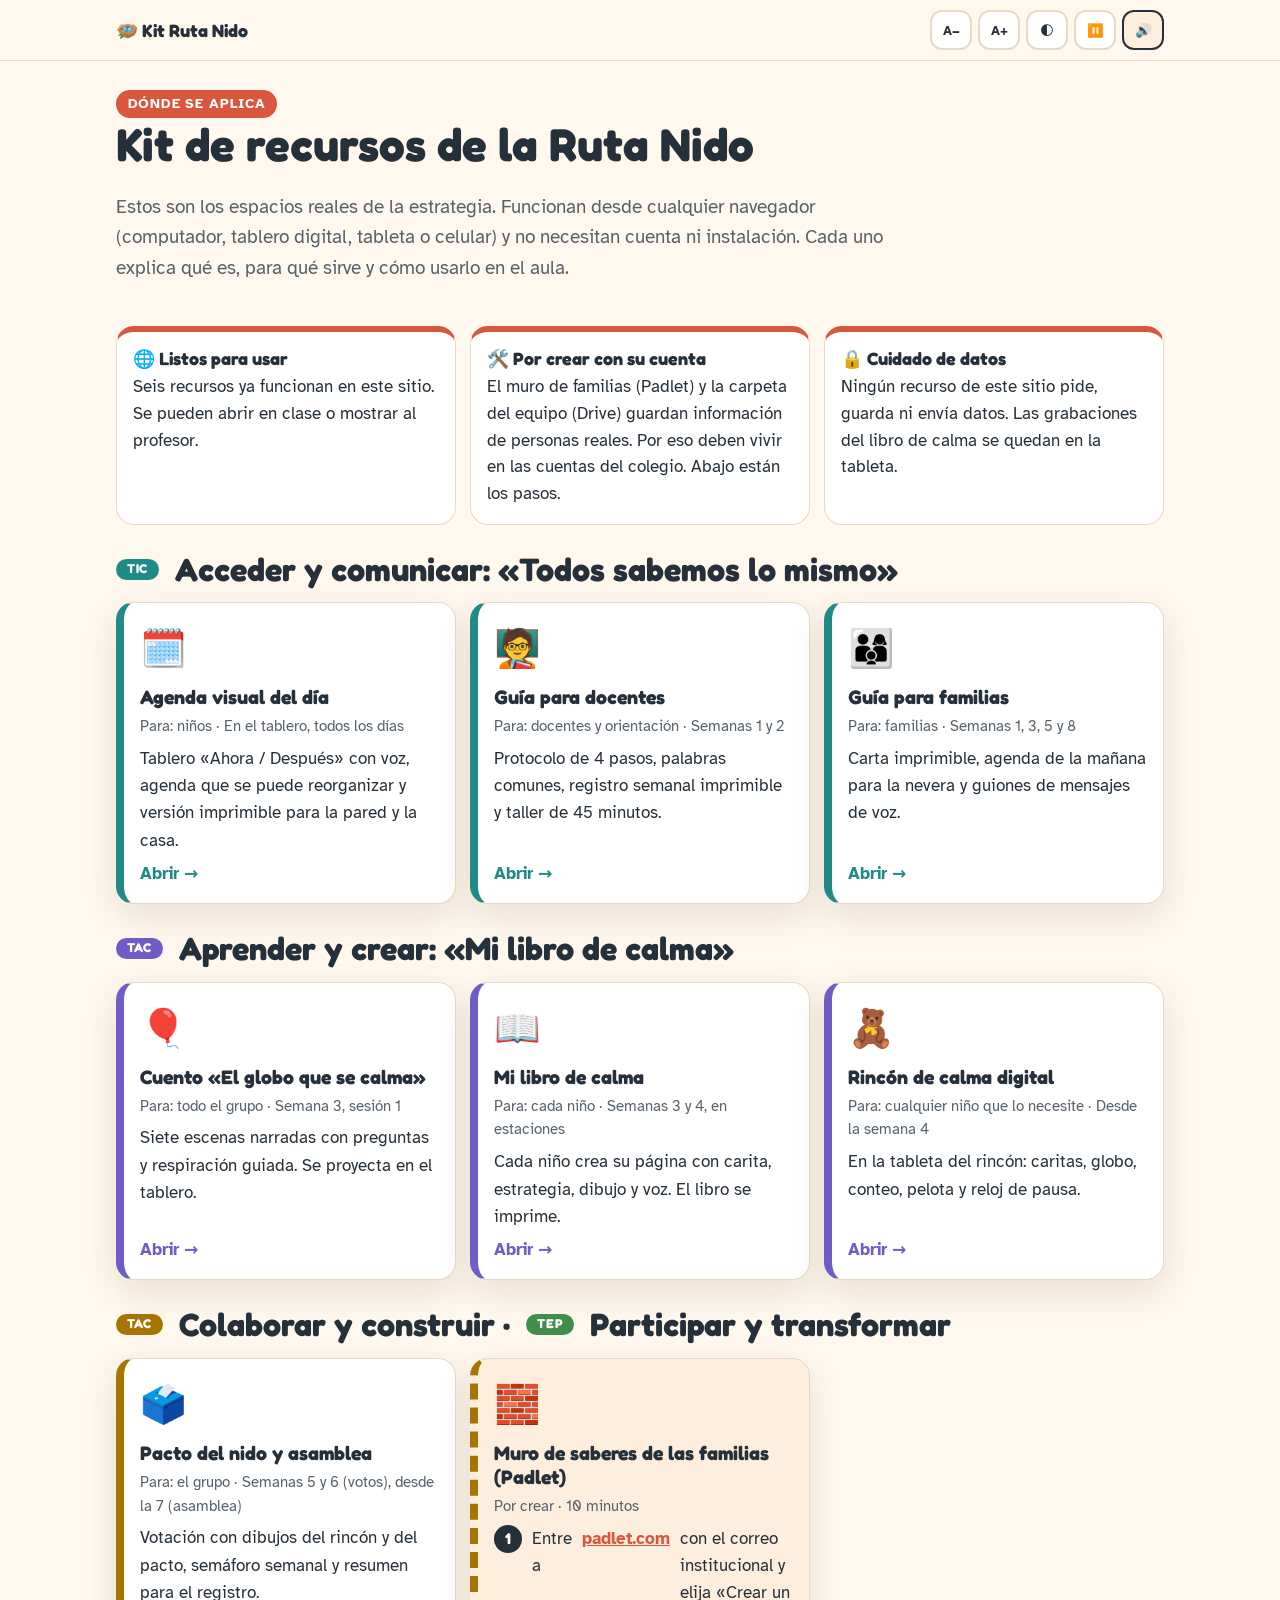
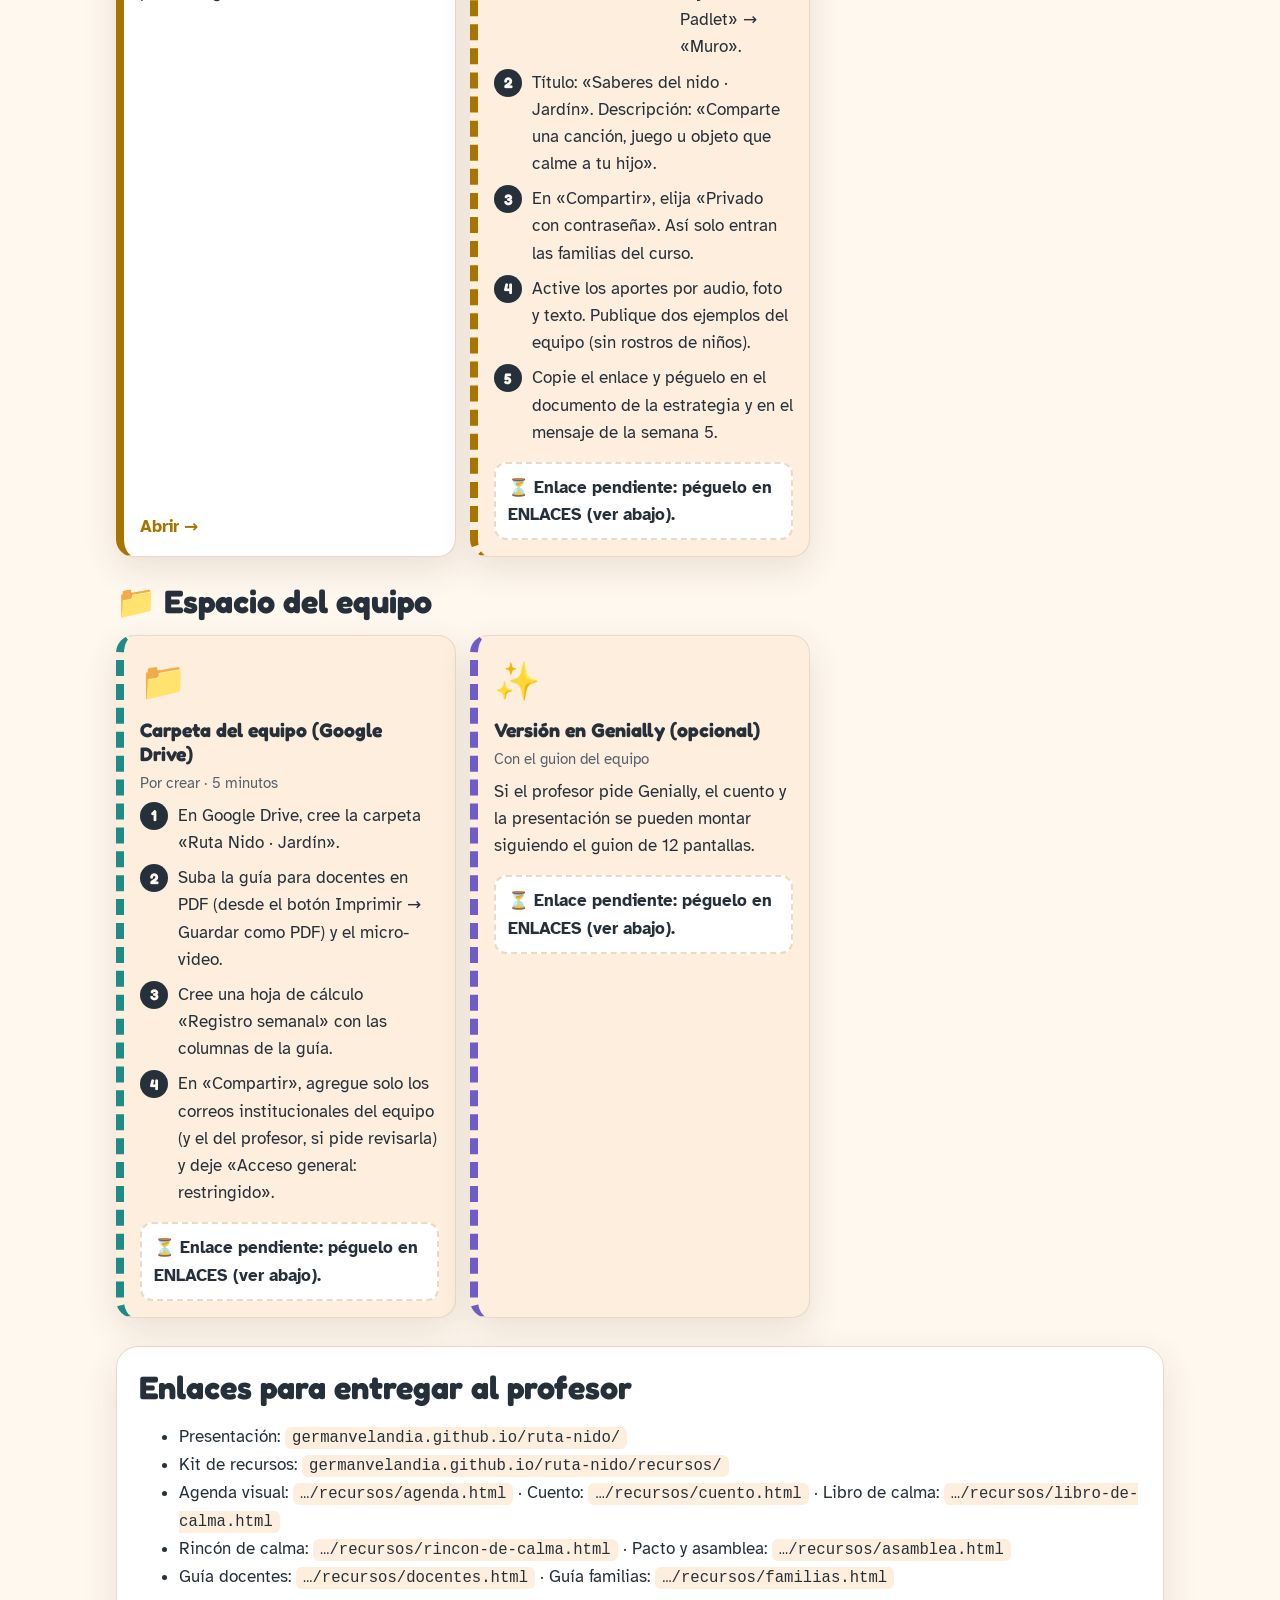
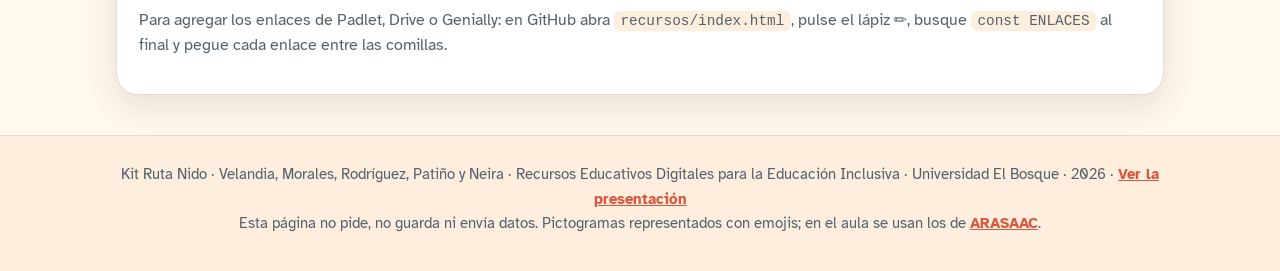
<file: ruta-nido/recursos/index.html>
<!doctype html>
<html lang="es">
<head>
<meta charset="utf-8"><meta name="viewport" content="width=device-width, initial-scale=1">
<title>Kit de recursos · Ruta Nido</title>
<link rel="preconnect" href="https://fonts.googleapis.com"><link rel="preconnect" href="https://fonts.gstatic.com" crossorigin>
<link href="https://fonts.googleapis.com/css2?family=Atkinson+Hyperlegible:wght@400;700&family=Fredoka:wght@500;600;700&display=swap" rel="stylesheet">
<link rel="stylesheet" href="estilo.css">
<style>
:root{--accent:var(--coral); --accent-soft:var(--coral-soft)}
.moment{margin-top:26px}
.moment h2{display:flex; align-items:center; gap:.5em; flex-wrap:wrap}
.moment h2 .tag{font-size:.75rem}
.kits{display:grid; grid-template-columns:repeat(auto-fill, minmax(260px,1fr)); gap:14px}
.kit{font-weight:400; display:flex; flex-direction:column; gap:6px; text-decoration:none; color:var(--ink); background:var(--surface); border:1px solid var(--line); border-left:8px solid var(--c); border-radius:18px; padding:16px; box-shadow:var(--shadow); transition:transform .2s}
a.kit:hover{transform:translateY(-4px)}
.kit .e{font-size:2.2rem}
.kit b{font:700 1.15rem var(--fh)}
.kit .meta{font-size:.88rem; color:var(--ink-soft)}
.kit .go{margin-top:auto; font-weight:700; color:var(--c)}
.kit.todo{border-left-style:dashed; background:var(--bg-2)}
.how{counter-reset:h; list-style:none; padding:0; margin:0; display:grid; gap:8px}
.how li{counter-increment:h; display:flex; gap:10px; align-items:flex-start}
.how li::before{content:counter(h); flex:none; width:28px; height:28px; border-radius:50%; background:var(--ink); color:var(--bg); display:grid; place-items:center; font:700 .9rem var(--fh)}
.linkbox{margin-top:10px; padding:10px 12px; border-radius:12px; background:var(--surface); border:2px dashed var(--line); font-weight:700; word-break:break-all}
.urls code{background:var(--bg-2); padding:.15em .45em; border-radius:6px; font-size:.92em}
</style>
</head>
<body>
<main class="wrap">
  <section class="head">
    <span class="tag">Dónde se aplica</span>
    <h1>Kit de recursos de la Ruta Nido</h1>
    <p class="lead">Estos son los espacios reales de la estrategia. Funcionan desde cualquier navegador (computador, tablero digital, tableta o celular) y no necesitan cuenta ni instalación. Cada uno explica qué es, para qué sirve y cómo usarlo en el aula.</p>
  </section>

  <div class="explain">
    <div><b class="q">🌐 Listos para usar</b><p>Seis recursos ya funcionan en este sitio. Se pueden abrir en clase o mostrar al profesor.</p></div>
    <div><b class="q">🛠️ Por crear con su cuenta</b><p>El muro de familias (Padlet) y la carpeta del equipo (Drive) guardan información de personas reales. Por eso deben vivir en las cuentas del colegio. Abajo están los pasos.</p></div>
    <div><b class="q">🔒 Cuidado de datos</b><p>Ningún recurso de este sitio pide, guarda ni envía datos. Las grabaciones del libro de calma se quedan en la tableta.</p></div>
  </div>

  <section class="moment">
    <h2><span class="tag" style="background:var(--tic)">TIC</span> Acceder y comunicar: «Todos sabemos lo mismo»</h2>
    <div class="kits">
      <a class="kit" style="--c:var(--tic)" href="agenda.html"><span class="e" aria-hidden="true">🗓️</span><b>Agenda visual del día</b><span class="meta">Para: niños · En el tablero, todos los días</span><span>Tablero «Ahora / Después» con voz, agenda que se puede reorganizar y versión imprimible para la pared y la casa.</span><span class="go">Abrir →</span></a>
      <a class="kit" style="--c:var(--tic)" href="docentes.html"><span class="e" aria-hidden="true">🧑‍🏫</span><b>Guía para docentes</b><span class="meta">Para: docentes y orientación · Semanas 1 y 2</span><span>Protocolo de 4 pasos, palabras comunes, registro semanal imprimible y taller de 45 minutos.</span><span class="go">Abrir →</span></a>
      <a class="kit" style="--c:var(--tic)" href="familias.html"><span class="e" aria-hidden="true">👨‍👩‍👦</span><b>Guía para familias</b><span class="meta">Para: familias · Semanas 1, 3, 5 y 8</span><span>Carta imprimible, agenda de la mañana para la nevera y guiones de mensajes de voz.</span><span class="go">Abrir →</span></a>
    </div>
  </section>

  <section class="moment">
    <h2><span class="tag" style="background:var(--tac1)">TAC</span> Aprender y crear: «Mi libro de calma»</h2>
    <div class="kits">
      <a class="kit" style="--c:var(--tac1)" href="cuento.html"><span class="e" aria-hidden="true">🎈</span><b>Cuento «El globo que se calma»</b><span class="meta">Para: todo el grupo · Semana 3, sesión 1</span><span>Siete escenas narradas con preguntas y respiración guiada. Se proyecta en el tablero.</span><span class="go">Abrir →</span></a>
      <a class="kit" style="--c:var(--tac1)" href="libro-de-calma.html"><span class="e" aria-hidden="true">📖</span><b>Mi libro de calma</b><span class="meta">Para: cada niño · Semanas 3 y 4, en estaciones</span><span>Cada niño crea su página con carita, estrategia, dibujo y voz. El libro se imprime.</span><span class="go">Abrir →</span></a>
      <a class="kit" style="--c:var(--tac1)" href="rincon-de-calma.html"><span class="e" aria-hidden="true">🧸</span><b>Rincón de calma digital</b><span class="meta">Para: cualquier niño que lo necesite · Desde la semana 4</span><span>En la tableta del rincón: caritas, globo, conteo, pelota y reloj de pausa.</span><span class="go">Abrir →</span></a>
    </div>
  </section>

  <section class="moment">
    <h2><span class="tag" style="background:var(--tac2)">TAC</span> Colaborar y construir · <span class="tag" style="background:var(--tep)">TEP</span> Participar y transformar</h2>
    <div class="kits">
      <a class="kit" style="--c:var(--tac2)" href="asamblea.html"><span class="e" aria-hidden="true">🗳️</span><b>Pacto del nido y asamblea</b><span class="meta">Para: el grupo · Semanas 5 y 6 (votos), desde la 7 (asamblea)</span><span>Votación con dibujos del rincón y del pacto, semáforo semanal y resumen para el registro.</span><span class="go">Abrir →</span></a>
      <div class="kit todo" style="--c:var(--tac2)" id="padlet"><span class="e" aria-hidden="true">🧱</span><b>Muro de saberes de las familias (Padlet)</b><span class="meta">Por crear · 10 minutos</span>
        <ol class="how">
          <li>Entre a <a href="https://padlet.com" target="_blank" rel="noopener">padlet.com</a> con el correo institucional y elija «Crear un Padlet» → «Muro».</li>
          <li>Título: «Saberes del nido · Jardín». Descripción: «Comparte una canción, juego u objeto que calme a tu hijo».</li>
          <li>En «Compartir», elija «Privado con contraseña». Así solo entran las familias del curso.</li>
          <li>Active los aportes por audio, foto y texto. Publique dos ejemplos del equipo (sin rostros de niños).</li>
          <li>Copie el enlace y péguelo en el documento de la estrategia y en el mensaje de la semana 5.</li>
        </ol>
        <div class="linkbox" id="lkPadlet"></div>
      </div>
    </div>
  </section>

  <section class="moment">
    <h2>📁 Espacio del equipo</h2>
    <div class="kits">
      <div class="kit todo" style="--c:var(--tic)" id="drive"><span class="e" aria-hidden="true">📁</span><b>Carpeta del equipo (Google Drive)</b><span class="meta">Por crear · 5 minutos</span>
        <ol class="how">
          <li>En Google Drive, cree la carpeta «Ruta Nido · Jardín».</li>
          <li>Suba la guía para docentes en PDF (desde el botón Imprimir → Guardar como PDF) y el micro-video.</li>
          <li>Cree una hoja de cálculo «Registro semanal» con las columnas de la guía.</li>
          <li>En «Compartir», agregue solo los correos institucionales del equipo (y el del profesor, si pide revisarla) y deje «Acceso general: restringido».</li>
        </ol>
        <div class="linkbox" id="lkDrive"></div>
      </div>
      <div class="kit todo" style="--c:var(--tac1)"><span class="e" aria-hidden="true">✨</span><b>Versión en Genially (opcional)</b><span class="meta">Con el guion del equipo</span><span>Si el profesor pide Genially, el cuento y la presentación se pueden montar siguiendo el guion de 12 pantallas.</span><div class="linkbox" id="lkGenially"></div></div>
    </div>
  </section>

  <section class="card urls" style="margin-top:28px">
    <h2>Enlaces para entregar al profesor</h2>
    <ul>
      <li>Presentación: <code>germanvelandia.github.io/ruta-nido/</code></li>
      <li>Kit de recursos: <code>germanvelandia.github.io/ruta-nido/recursos/</code></li>
      <li>Agenda visual: <code>…/recursos/agenda.html</code> · Cuento: <code>…/recursos/cuento.html</code> · Libro de calma: <code>…/recursos/libro-de-calma.html</code></li>
      <li>Rincón de calma: <code>…/recursos/rincon-de-calma.html</code> · Pacto y asamblea: <code>…/recursos/asamblea.html</code></li>
      <li>Guía docentes: <code>…/recursos/docentes.html</code> · Guía familias: <code>…/recursos/familias.html</code></li>
    </ul>
    <p class="note">Para agregar los enlaces de Padlet, Drive o Genially: en GitHub abra <code>recursos/index.html</code>, pulse el lápiz ✏️, busque <code>const ENLACES</code> al final y pegue cada enlace entre las comillas.</p>
  </section>
</main>
<script src="comun.js"></script>
<script>
/* Pegue aquí los enlaces cuando los cree (entre las comillas) */
const ENLACES = {
  padlet: '',
  drive: '',
  genially: ''
};
[['padlet','lkPadlet'],['drive','lkDrive'],['genially','lkGenially']].forEach(([k, id]) => {
  const u = ENLACES[k];
  $('#' + id).innerHTML = /^https:\/\//.test(u) ? `✅ <a href="${esc(u)}" target="_blank" rel="noopener">Abrir el espacio ↗</a>` : '⏳ Enlace pendiente: péguelo en ENLACES (ver abajo).';
});
</script>
</body>
</html>
</file>
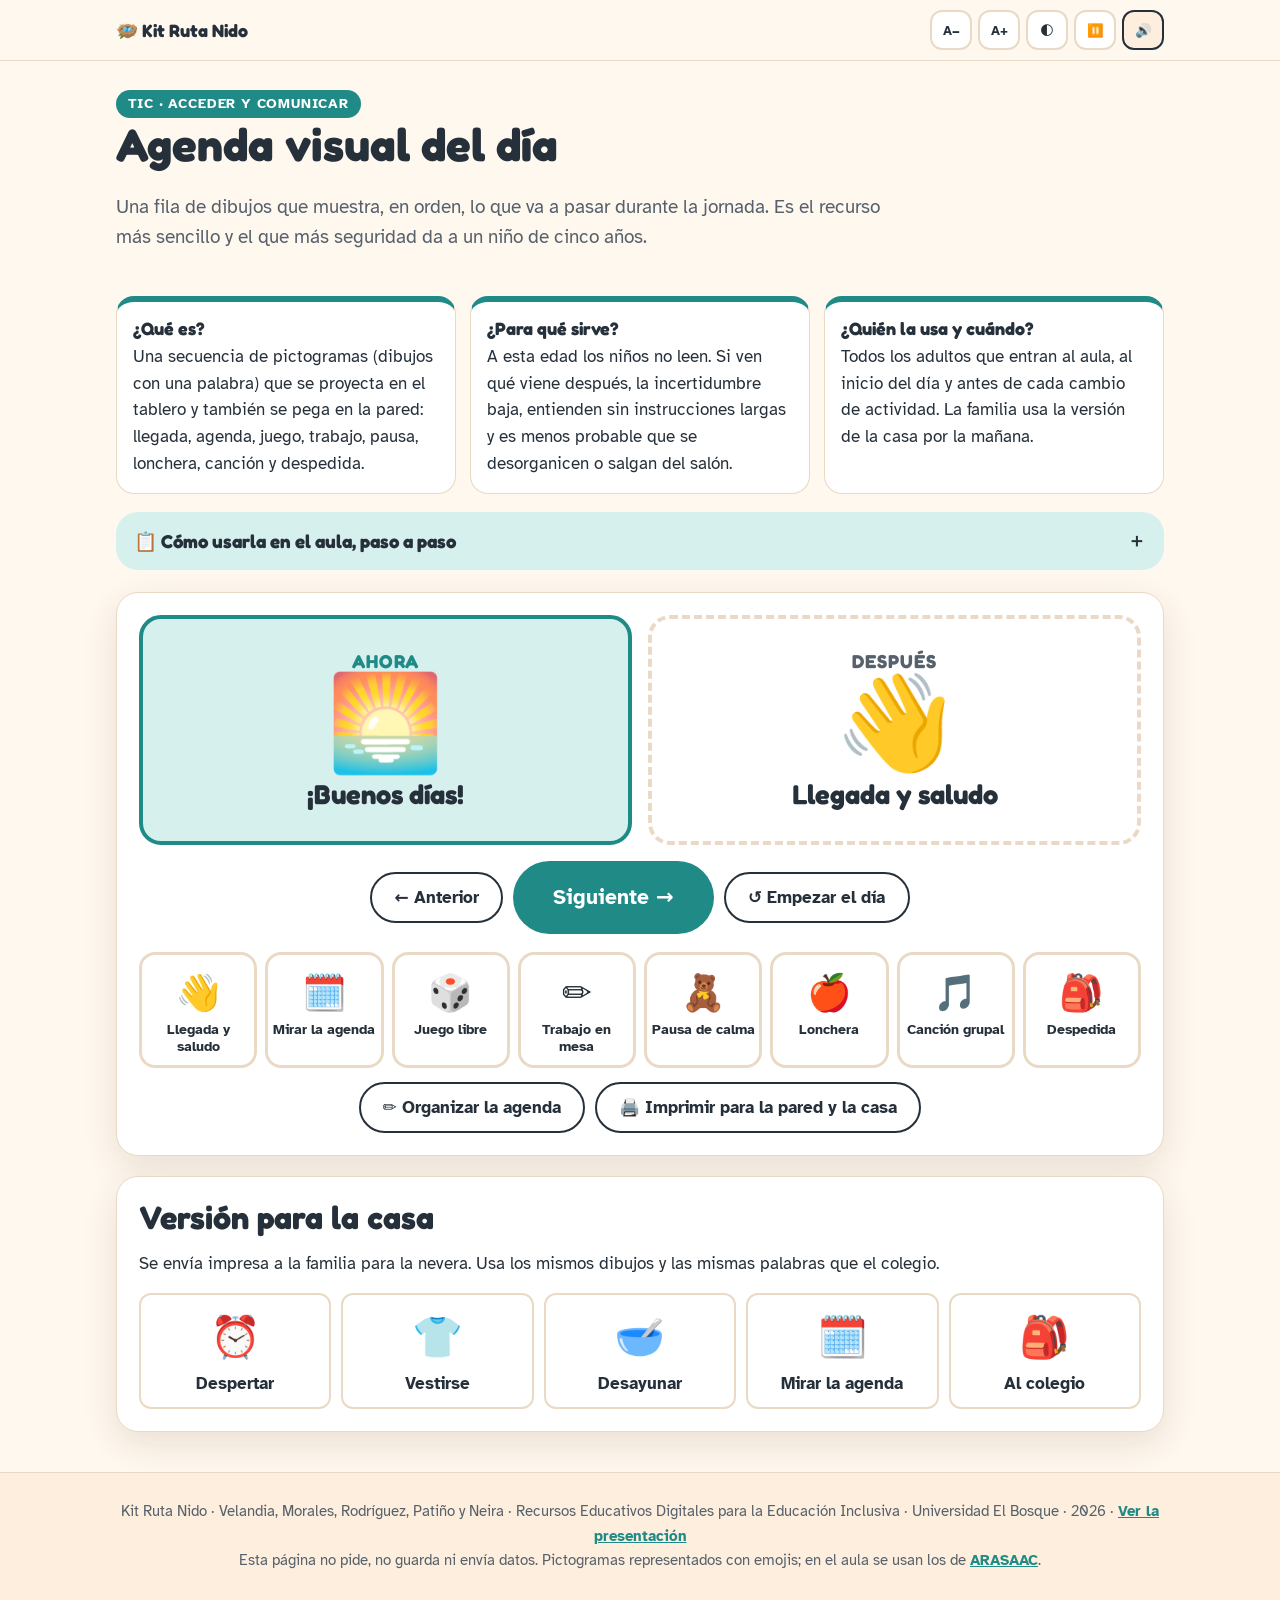
<file: ruta-nido/recursos/agenda.html>
<!doctype html>
<html lang="es">
<head>
<meta charset="utf-8"><meta name="viewport" content="width=device-width, initial-scale=1">
<title>Agenda visual · Ruta Nido</title>
<link rel="preconnect" href="https://fonts.googleapis.com"><link rel="preconnect" href="https://fonts.gstatic.com" crossorigin>
<link href="https://fonts.googleapis.com/css2?family=Atkinson+Hyperlegible:wght@400;700&family=Fredoka:wght@500;600;700&display=swap" rel="stylesheet">
<link rel="stylesheet" href="estilo.css">
<style>
:root{--accent:var(--tic); --accent-soft:var(--tic-soft)}
.board{display:grid; grid-template-columns:1fr 1fr; gap:16px}
@media (max-width:640px){ .board{grid-template-columns:1fr} }
.slot{border-radius:var(--r); padding:22px; text-align:center; min-height:230px; display:flex; flex-direction:column; align-items:center; justify-content:center; gap:6px}
.slot.now{background:var(--tic-soft); border:4px solid var(--tic)}
.slot.next{background:var(--surface); border:4px dashed var(--line)}
.slot .lbl{font:700 1.1rem var(--fh); text-transform:uppercase; letter-spacing:.06em}
.slot .e{font-size:5.5rem; line-height:1; animation:pop .5s}
.slot .n{font:700 1.6rem var(--fh)}
.strip{display:grid; grid-template-columns:repeat(8,1fr); gap:8px; margin-top:18px}
@media (max-width:760px){ .strip{grid-template-columns:repeat(4,1fr)} }
.st{border:3px solid var(--line); background:var(--surface); color:var(--ink); border-radius:16px; padding:10px 4px; text-align:center; cursor:pointer; position:relative}
.st .e{font-size:2.1rem; display:block}
.st .n{font-size:.82rem; font-weight:700; display:block; line-height:1.2}
.st.done{opacity:.4}
.st.done::after{content:"✔"; position:absolute; top:4px; right:8px; color:var(--tep); font-weight:700}
.st.cur{border-color:var(--sun); box-shadow:0 0 0 5px rgba(242,182,50,.35)}
.edit-row{display:flex; justify-content:center; gap:4px; margin-top:6px}
.edit-row button{width:30px; height:30px; border-radius:8px; border:1px solid var(--line); background:var(--bg); color:var(--ink); cursor:pointer; font-weight:700}
.print-sheet{display:grid; grid-template-columns:repeat(4,1fr); gap:10px}
.print-sheet div{border:2px solid #333; border-radius:12px; text-align:center; padding:14px 4px}
.print-sheet .e{font-size:3rem; display:block}
.print-sheet .n{font:700 1rem var(--fh)}
.home-strip{display:grid; grid-template-columns:repeat(5,1fr); gap:10px; margin-top:12px}
.home-strip{grid-template-columns:repeat(auto-fit,minmax(90px,1fr))}
.st, .home-strip div{min-width:0; overflow-wrap:anywhere}
.home-strip div{border:2px solid var(--line); border-radius:12px; text-align:center; padding:10px 4px; background:var(--surface)}
.home-strip .e{font-size:2.4rem; display:block}
@media print{ .print-sheet div{break-inside:avoid} }
</style>
</head>
<body>
<main class="wrap">
  <section class="head">
    <span class="tag">TIC · acceder y comunicar</span>
    <h1>Agenda visual del día</h1>
    <p class="lead">Una fila de dibujos que muestra, en orden, lo que va a pasar durante la jornada. Es el recurso más sencillo y el que más seguridad da a un niño de cinco años.</p>
  </section>

  <div class="explain">
    <div><b class="q">¿Qué es?</b><p>Una secuencia de pictogramas (dibujos con una palabra) que se proyecta en el tablero y también se pega en la pared: llegada, agenda, juego, trabajo, pausa, lonchera, canción y despedida.</p></div>
    <div><b class="q">¿Para qué sirve?</b><p>A esta edad los niños no leen. Si ven qué viene después, la incertidumbre baja, entienden sin instrucciones largas y es menos probable que se desorganicen o salgan del salón.</p></div>
    <div><b class="q">¿Quién la usa y cuándo?</b><p>Todos los adultos que entran al aula, al inicio del día y antes de cada cambio de actividad. La familia usa la versión de la casa por la mañana.</p></div>
  </div>

  <details class="guide-box">
    <summary>📋 Cómo usarla en el aula, paso a paso</summary>
    <ol>
      <li>Al llegar, proyecte esta página en el tablero o abra la versión impresa en la pared.</li>
      <li>Recorran juntos la agenda completa: toque cada dibujo para que se escuche su nombre.</li>
      <li>Antes de cada cambio, pulse «Siguiente»: el tablero muestra <b>Ahora</b> y <b>Después</b>, y lo dice en voz alta.</li>
      <li>Si el día cambia (una salida, un docente nuevo), use «Organizar» para mover los pasos y avise al grupo.</li>
      <li>Señale el tablero y diga una palabra clave: «ahora, trabajo en mesa». Es mejor que una instrucción larga.</li>
    </ol>
    <p><b>Barrera que atiende:</b> instrucciones largas y ausencia de una rutina común (hallazgos 1 y 2). <b>DUA:</b> 1.2 y 1.3 (imagen y audio), 6.2 (planificar).</p>
  </details>

  <section class="card no-print" aria-labelledby="t-board">
    <h2 id="t-board" class="sr">Tablero Ahora y Después</h2>
    <div class="board">
      <div class="slot now" aria-live="polite"><span class="lbl" style="color:var(--tic)">Ahora</span><span class="e" id="nowE">🌅</span><span class="n" id="nowN">¡Buenos días!</span></div>
      <div class="slot next"><span class="lbl" style="color:var(--ink-soft)">Después</span><span class="e" id="nextE">👋</span><span class="n" id="nextN">Llegada y saludo</span></div>
    </div>
    <div class="row" style="justify-content:center; margin-top:16px">
      <button class="btn btn-line" id="prev">← Anterior</button>
      <button class="btn btn-main btn-big" id="next">Siguiente →</button>
      <button class="btn btn-line" id="reset">↺ Empezar el día</button>
    </div>
    <div class="strip" id="strip"></div>
    <div class="row" style="justify-content:center; margin-top:14px">
      <button class="btn btn-line" id="edit" aria-pressed="false">✏️ Organizar la agenda</button>
      <button class="btn btn-line" onclick="window.print()">🖨️ Imprimir para la pared y la casa</button>
    </div>
  </section>

  <section class="card" style="margin-top:20px">
    <h2>Versión para la casa</h2>
    <p class="no-print">Se envía impresa a la familia para la nevera. Usa los mismos dibujos y las mismas palabras que el colegio.</p>
    <div class="home-strip">
      <div><span class="e">⏰</span><b>Despertar</b></div><div><span class="e">👕</span><b>Vestirse</b></div><div><span class="e">🥣</span><b>Desayunar</b></div><div><span class="e">🗓️</span><b>Mirar la agenda</b></div><div><span class="e">🎒</span><b>Al colegio</b></div>
    </div>
  </section>

  <section class="print-only" style="margin-top:20px">
    <h2>Agenda del aula (recortar y pegar en la pared)</h2>
    <div class="print-sheet" id="printSheet"></div>
  </section>
</main>
<script src="comun.js"></script>
<script>
let steps = [['👋','Llegada y saludo'],['🗓️','Mirar la agenda'],['🎲','Juego libre'],['✏️','Trabajo en mesa'],['🧸','Pausa de calma'],['🍎','Lonchera'],['🎵','Canción grupal'],['🎒','Despedida']];
let i = -1, editing = false;
function render(){
  const now = steps[i], nxt = steps[i+1];
  $('#nowE').textContent = now ? now[0] : '🌅'; $('#nowN').textContent = now ? now[1] : '¡Buenos días!';
  $('#nextE').textContent = nxt ? nxt[0] : '🏡'; $('#nextN').textContent = nxt ? nxt[1] : 'A casa';
  $('#nowE').style.animation = 'none'; void $('#nowE').offsetWidth; $('#nowE').style.animation = '';
  $('#strip').innerHTML = steps.map(([e,n], k) => `<div class="st ${k < i ? 'done' : ''} ${k === i ? 'cur' : ''}"><button class="sr-btn" data-k="${k}" style="all:unset; cursor:pointer; display:block; width:100%" aria-label="Paso ${k+1}: ${n}"><span class="e" aria-hidden="true">${e}</span><span class="n">${n}</span></button>${editing ? `<div class="edit-row"><button data-mv="-1" data-k="${k}" aria-label="Mover ${n} antes">←</button><button data-mv="1" data-k="${k}" aria-label="Mover ${n} después">→</button><button data-del="${k}" aria-label="Quitar ${n} de hoy">✕</button></div>` : ''}</div>`).join('');
  $('#printSheet').innerHTML = steps.map(([e,n], k) => `<div><span class="e">${e}</span><span class="n">${k+1}. ${n}</span></div>`).join('');
}
function announce(){ const now = steps[i], nxt = steps[i+1]; if(now) say(`Ahora, ${now[1]}.` + (nxt ? ` Después, ${nxt[1]}.` : ' Después, a casa.')); }
$('#next').onclick = () => { if(i < steps.length - 1){ i++; render(); announce(); } else say('¡Terminamos el día! Muy bien.'); };
$('#prev').onclick = () => { if(i > 0){ i--; render(); announce(); } };
$('#reset').onclick = () => { i = -1; render(); say('¡Buenos días! Miremos la agenda.'); };
$('#edit').onclick = e => { editing = !editing; e.currentTarget.setAttribute('aria-pressed', editing); render(); };
$('#strip').addEventListener('click', e => {
  const mv = e.target.closest('[data-mv]'), del = e.target.closest('[data-del]'), st = e.target.closest('.sr-btn');
  if(mv){ const k = +mv.dataset.k, j = k + +mv.dataset.mv; if(j < 0 || j >= steps.length) return; [steps[k], steps[j]] = [steps[j], steps[k]]; render(); return; }
  if(del){ steps.splice(+del.dataset.del, 1); if(i >= steps.length) i = steps.length - 1; render(); return; }
  if(st) say(steps[+st.dataset.k][1], true);
});
render();
</script>
</body>
</html>
</file>
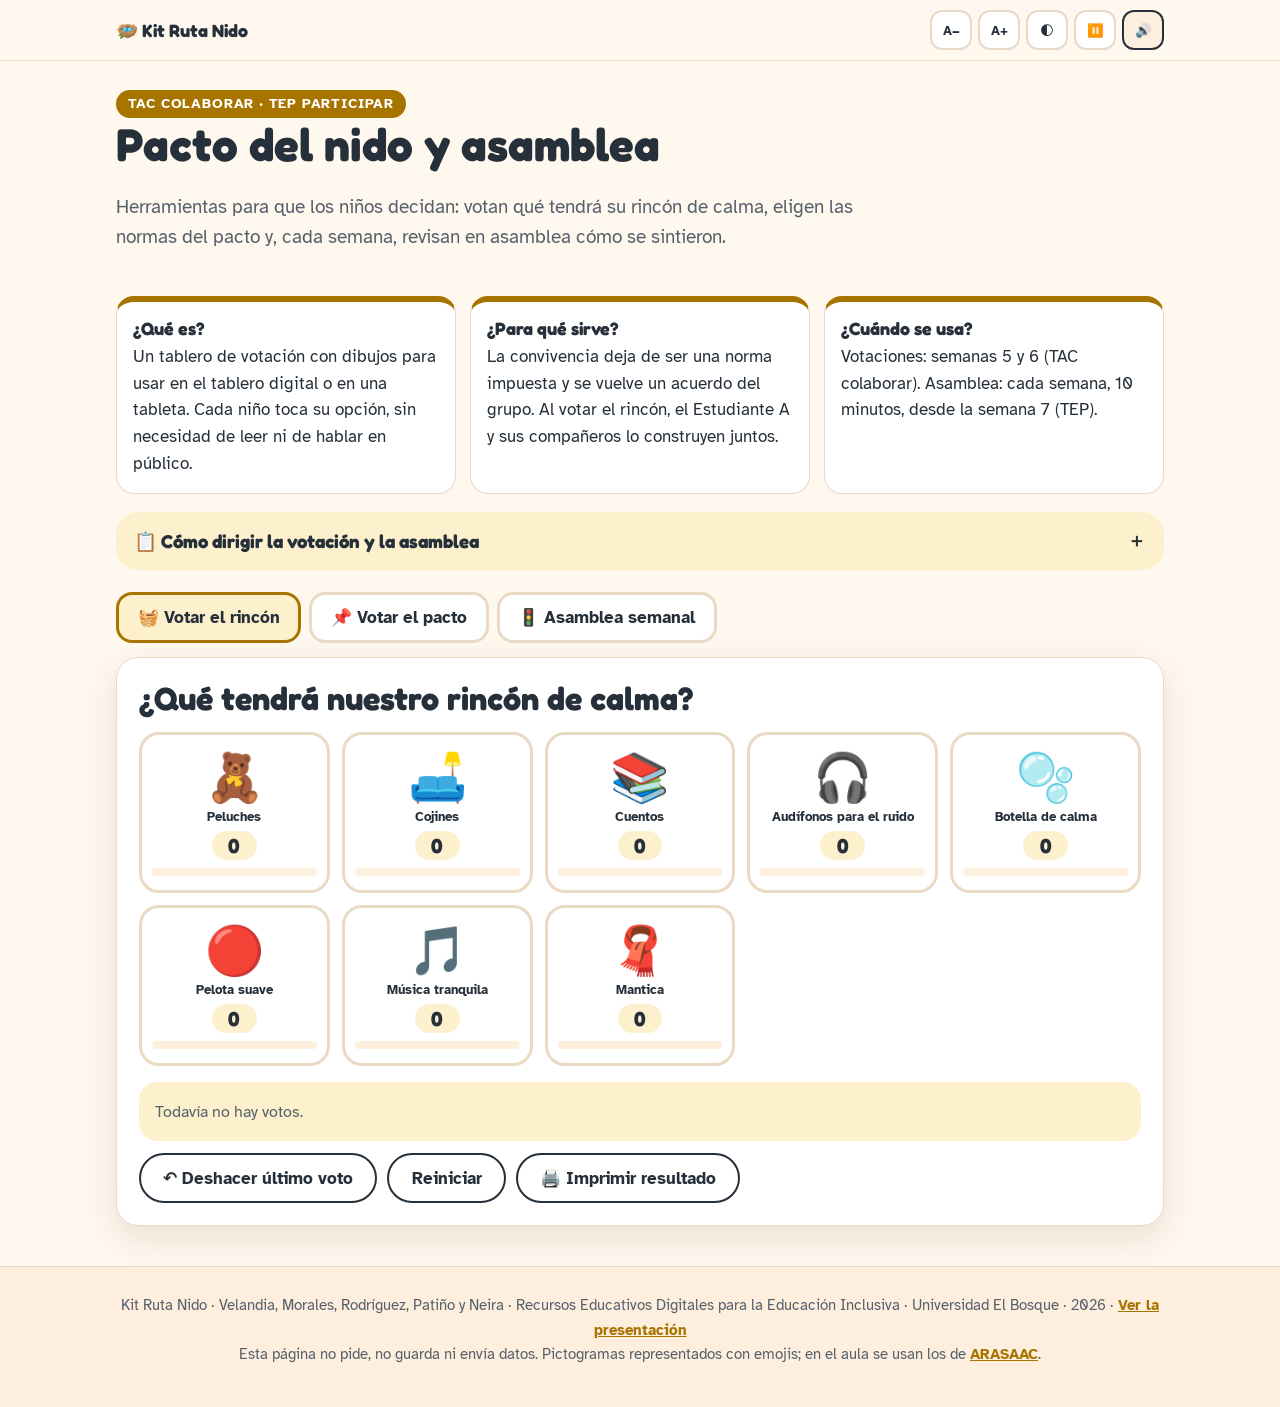
<file: ruta-nido/recursos/asamblea.html>
<!doctype html>
<html lang="es">
<head>
<meta charset="utf-8"><meta name="viewport" content="width=device-width, initial-scale=1">
<title>Pacto y asamblea · Ruta Nido</title>
<link rel="preconnect" href="https://fonts.googleapis.com"><link rel="preconnect" href="https://fonts.gstatic.com" crossorigin>
<link href="https://fonts.googleapis.com/css2?family=Atkinson+Hyperlegible:wght@400;700&family=Fredoka:wght@500;600;700&display=swap" rel="stylesheet">
<link rel="stylesheet" href="estilo.css">
<style>
:root{--accent:var(--tac2); --accent-soft:var(--tac2-soft)}
.tabs{display:flex; gap:8px; flex-wrap:wrap; margin-bottom:14px}
.tabs button{border:3px solid var(--line); background:var(--surface); color:var(--ink); border-radius:16px; padding:.7em 1.1em; font-weight:700; font-size:1rem; cursor:pointer}
.tabs button[aria-selected="true"]{border-color:var(--accent); background:var(--accent-soft)}
.panel[hidden]{display:none}
.votes{display:grid; grid-template-columns:repeat(auto-fill, minmax(160px,1fr)); gap:12px}
.vote{border:3px solid var(--line); background:var(--surface); color:var(--ink); border-radius:20px; padding:14px 10px; cursor:pointer; text-align:center; font-weight:700; transition:transform .15s}
.vote:active{transform:scale(.95)}
.vote .e{font-size:2.8rem; display:block}
.vote .c{display:inline-block; margin-top:6px; min-width:2.2em; padding:.1em .6em; border-radius:999px; background:var(--accent-soft); font:700 1.2rem var(--fh)}
.vote .bar{height:8px; border-radius:999px; background:var(--bg-2); margin-top:8px; overflow:hidden}
.vote .bar i{display:block; height:100%; background:var(--sun); transition:width .3s}
.result{margin-top:16px; padding:16px; border-radius:18px; background:var(--accent-soft)}
.result ol{margin:6px 0 0; padding-left:1.3em; font-weight:700; font-size:1.1rem}
.lights{display:flex; gap:16px; justify-content:center; flex-wrap:wrap}
.light{border:3px solid var(--line); background:var(--surface); color:var(--ink); border-radius:24px; padding:16px 18px; cursor:pointer; font-weight:700; display:flex; flex-direction:column; align-items:center; gap:8px; min-width:140px}
.light i{width:80px; height:80px; border-radius:50%}
.light b{font:700 1.6rem var(--fh)}
.stack{display:flex; height:34px; border-radius:999px; overflow:hidden; border:1px solid var(--line); background:var(--bg-2); margin-top:16px}
.stack i{display:block; height:100%; transition:width .4s}
</style>
</head>
<body>
<main class="wrap">
  <section class="head">
    <span class="tag">TAC colaborar · TEP participar</span>
    <h1>Pacto del nido y asamblea</h1>
    <p class="lead">Herramientas para que los niños decidan: votan qué tendrá su rincón de calma, eligen las normas del pacto y, cada semana, revisan en asamblea cómo se sintieron.</p>
  </section>
  <div class="explain">
    <div><b class="q">¿Qué es?</b><p>Un tablero de votación con dibujos para usar en el tablero digital o en una tableta. Cada niño toca su opción, sin necesidad de leer ni de hablar en público.</p></div>
    <div><b class="q">¿Para qué sirve?</b><p>La convivencia deja de ser una norma impuesta y se vuelve un acuerdo del grupo. Al votar el rincón, el Estudiante A y sus compañeros lo construyen juntos.</p></div>
    <div><b class="q">¿Cuándo se usa?</b><p>Votaciones: semanas 5 y 6 (TAC colaborar). Asamblea: cada semana, 10 minutos, desde la semana 7 (TEP).</p></div>
  </div>
  <details class="guide-box">
    <summary>📋 Cómo dirigir la votación y la asamblea</summary>
    <ol>
      <li>Siente al grupo en círculo. Muestre las opciones y diga el nombre de cada una.</li>
      <li>Pasen de a uno al tablero (o pase la tableta). Use un objeto de palabra para marcar los turnos.</li>
      <li>Cada niño tiene un voto. Si alguien no quiere tocar la pantalla, puede señalar y el adulto vota por él.</li>
      <li>Al final, lean juntos el resultado y péguenlo en la pared del salón.</li>
      <li>En la asamblea semanal, cada niño marca el semáforo y el grupo decide si mantiene o cambia un acuerdo. Copie el resultado en el registro semanal.</li>
    </ol>
    <p><b>Barrera que atiende:</b> rechazo del grupo y respuestas inconsistentes (hallazgos 2 y 5). <b>DUA:</b> 8.3 (colaborar), 7.1 (elegir), 9.3 (reflexionar).</p>
  </details>

  <div class="tabs" role="tablist" aria-label="Actividades">
    <button role="tab" aria-selected="true" aria-controls="p-rincon" id="t-rincon">🧺 Votar el rincón</button>
    <button role="tab" aria-selected="false" aria-controls="p-pacto" id="t-pacto" tabindex="-1">📌 Votar el pacto</button>
    <button role="tab" aria-selected="false" aria-controls="p-asamblea" id="t-asamblea" tabindex="-1">🚦 Asamblea semanal</button>
  </div>

  <section class="card panel" id="p-rincon" role="tabpanel" aria-labelledby="t-rincon">
    <h2>¿Qué tendrá nuestro rincón de calma?</h2>
    <div class="votes" id="vR"></div>
    <div class="result" id="rR" aria-live="polite"></div>
    <div class="row no-print" style="margin-top:12px"><button class="btn btn-line" data-undo="R">↶ Deshacer último voto</button><button class="btn btn-line" data-reset="R">Reiniciar</button><button class="btn btn-line" onclick="window.print()">🖨️ Imprimir resultado</button></div>
  </section>

  <section class="card panel" id="p-pacto" role="tabpanel" aria-labelledby="t-pacto" hidden>
    <h2>¿Qué normas tendrá nuestro pacto?</h2>
    <p class="note">Todas están dichas en positivo. Las cinco con más votos forman el pacto del nido.</p>
    <div class="votes" id="vP"></div>
    <div class="result" id="rP" aria-live="polite"></div>
    <div class="row no-print" style="margin-top:12px"><button class="btn btn-line" data-undo="P">↶ Deshacer último voto</button><button class="btn btn-line" data-reset="P">Reiniciar</button><button class="btn btn-line" onclick="window.print()">🖨️ Imprimir el pacto</button></div>
  </section>

  <section class="card panel" id="p-asamblea" role="tabpanel" aria-labelledby="t-asamblea" hidden>
    <h2>¿Cómo me sentí esta semana?</h2>
    <div class="lights">
      <button class="light" data-l="g"><i style="background:#3fa34d" aria-hidden="true"></i>Tranquilo<b id="cg">0</b></button>
      <button class="light" data-l="y"><i style="background:#f2b632" aria-hidden="true"></i>A veces difícil<b id="cy">0</b></button>
      <button class="light" data-l="r"><i style="background:#e0503a" aria-hidden="true"></i>Difícil<b id="cr">0</b></button>
    </div>
    <div class="stack" aria-hidden="true"><i id="sg" style="background:#3fa34d"></i><i id="sy" style="background:#f2b632"></i><i id="sr" style="background:#e0503a"></i></div>
    <h2 style="margin-top:22px">Decisión de la semana</h2>
    <label for="agree" class="note">Acuerdo que se revisa:</label>
    <select id="agree" style="font:inherit; padding:.6em; border-radius:12px; border:2px solid var(--line); background:var(--surface); color:var(--ink); width:100%; max-width:480px; display:block; margin:6px 0 12px"></select>
    <div class="lights">
      <button class="light" data-d="keep"><span style="font-size:3rem" aria-hidden="true">👍</span>Lo mantenemos<b id="dk">0</b></button>
      <button class="light" data-d="change"><span style="font-size:3rem" aria-hidden="true">🔄</span>Lo cambiamos<b id="dc">0</b></button>
    </div>
    <div class="result" id="rA" aria-live="polite"></div>
    <div class="row no-print" style="margin-top:12px"><button class="btn btn-main" id="copy">📋 Copiar para el registro semanal</button><button class="btn btn-line" id="resetA">Nueva asamblea</button><span id="copied" class="note" aria-live="polite"></span></div>
  </section>
</main>
<script src="comun.js"></script>
<script>
const OPT = {
  R: [['🧸','Peluches'],['🛋️','Cojines'],['📚','Cuentos'],['🎧','Audífonos para el ruido'],['🫧','Botella de calma'],['🔴','Pelota suave'],['🎵','Música tranquila'],['🧣','Mantica']],
  P: [['✋','Pedimos pausa con la tarjeta'],['🤫','Hablamos con voz suave'],['🤝','Ayudamos a un amigo'],['🧸','Cuidamos el rincón'],['🗓️','Miramos la agenda'],['🧹','Cuidamos los materiales'],['💬','Decimos cómo nos sentimos'],['🚪','Si salimos, vamos con un adulto']]
};
const V = { R: OPT.R.map(() => 0), P: OPT.P.map(() => 0) }, hist = { R: [], P: [] };
function draw(k){
  const max = Math.max(...V[k], 1);
  $('#v' + k).innerHTML = OPT[k].map(([e,n], i) => `<button class="vote" data-k="${k}" data-i="${i}" aria-label="${n}: ${V[k][i]} votos"><span class="e" aria-hidden="true">${e}</span>${n}<br><span class="c">${V[k][i]}</span><div class="bar" aria-hidden="true"><i style="width:${V[k][i]/max*100}%"></i></div></button>`).join('');
  const total = V[k].reduce((a,b) => a+b, 0), top = OPT[k].map((o, i) => [o, V[k][i]]).filter(x => x[1] > 0).sort((a,b) => b[1]-a[1]).slice(0, k === 'P' ? 5 : 4);
  $('#r' + k).innerHTML = total ? `<b>${k === 'R' ? 'Nuestro rincón tendrá:' : 'Nuestro pacto del nido:'}</b> <span class="note">(${total} votos)</span><ol>${top.map(([o]) => `<li>${o[0]} ${o[1]}</li>`).join('')}</ol>` : '<span class="note">Todavía no hay votos.</span>';
}
document.addEventListener('click', e => {
  const v = e.target.closest('.vote'); if(v){ const k = v.dataset.k, i = +v.dataset.i; V[k][i]++; hist[k].push(i); draw(k); say(OPT[k][i][1]); $(`.vote[data-k="${k}"][data-i="${i}"]`).focus(); return; }
  const u = e.target.closest('[data-undo]'); if(u){ const k = u.dataset.undo, i = hist[k].pop(); if(i !== undefined){ V[k][i]--; draw(k); } return; }
  const r = e.target.closest('[data-reset]'); if(r){ const k = r.dataset.reset; V[k] = V[k].map(() => 0); hist[k] = []; draw(k); }
});
draw('R'); draw('P');
const tabs = $$('[role="tab"]');
tabs.forEach((t, i) => { t.onclick = () => sel(t); t.onkeydown = e => { if(e.key === 'ArrowRight') sel(tabs[(i+1)%3], true); if(e.key === 'ArrowLeft') sel(tabs[(i+2)%3], true); }; });
function sel(t, f){ tabs.forEach(x => { const on = x === t; x.setAttribute('aria-selected', on); x.tabIndex = on ? 0 : -1; $('#' + x.getAttribute('aria-controls')).hidden = !on; }); if(f) t.focus(); }
const L = { g:0, y:0, r:0 }, D = { keep:0, change:0 };
$('#agree').innerHTML = OPT.P.map(([e,n]) => `<option>${e} ${n}</option>`).join('');
function drawA(){
  const t = L.g + L.y + L.r || 1;
  ['g','y','r'].forEach(c => { $('#c' + c).textContent = L[c]; $('#s' + c).style.width = L[c]/t*100 + '%'; });
  $('#dk').textContent = D.keep; $('#dc').textContent = D.change;
  const any = L.g + L.y + L.r + D.keep + D.change;
  $('#rA').innerHTML = any ? `<b>Resumen:</b> ${L.g} tranquilos, ${L.y} a veces difícil, ${L.r} difícil. Acuerdo «${esc($('#agree').value)}»: ${D.keep >= D.change ? 'se mantiene' : 'se cambia'} (${D.keep} a ${D.change}).` : '<span class="note">Cada niño toca un color y luego el grupo vota el acuerdo.</span>';
}
$$('[data-l]').forEach(b => b.onclick = () => { L[b.dataset.l]++; drawA(); say(b.textContent.replace(/\d+/g,'').trim()); });
$$('[data-d]').forEach(b => b.onclick = () => { D[b.dataset.d]++; drawA(); say(b.textContent.replace(/\d+/g,'').trim()); });
$('#agree').onchange = drawA;
$('#resetA').onclick = () => { L.g = L.y = L.r = D.keep = D.change = 0; drawA(); };
$('#copy').onclick = async () => { const d = new Date().toLocaleDateString('es-CO'); const txt = `Asamblea ${d}. ${$('#rA').innerText}`;
  try{ await navigator.clipboard.writeText(txt); $('#copied').textContent = 'Copiado. Péguelo en el registro semanal.'; }catch(e){ $('#copied').textContent = txt; } };
drawA();
</script>
</body>
</html>
</file>
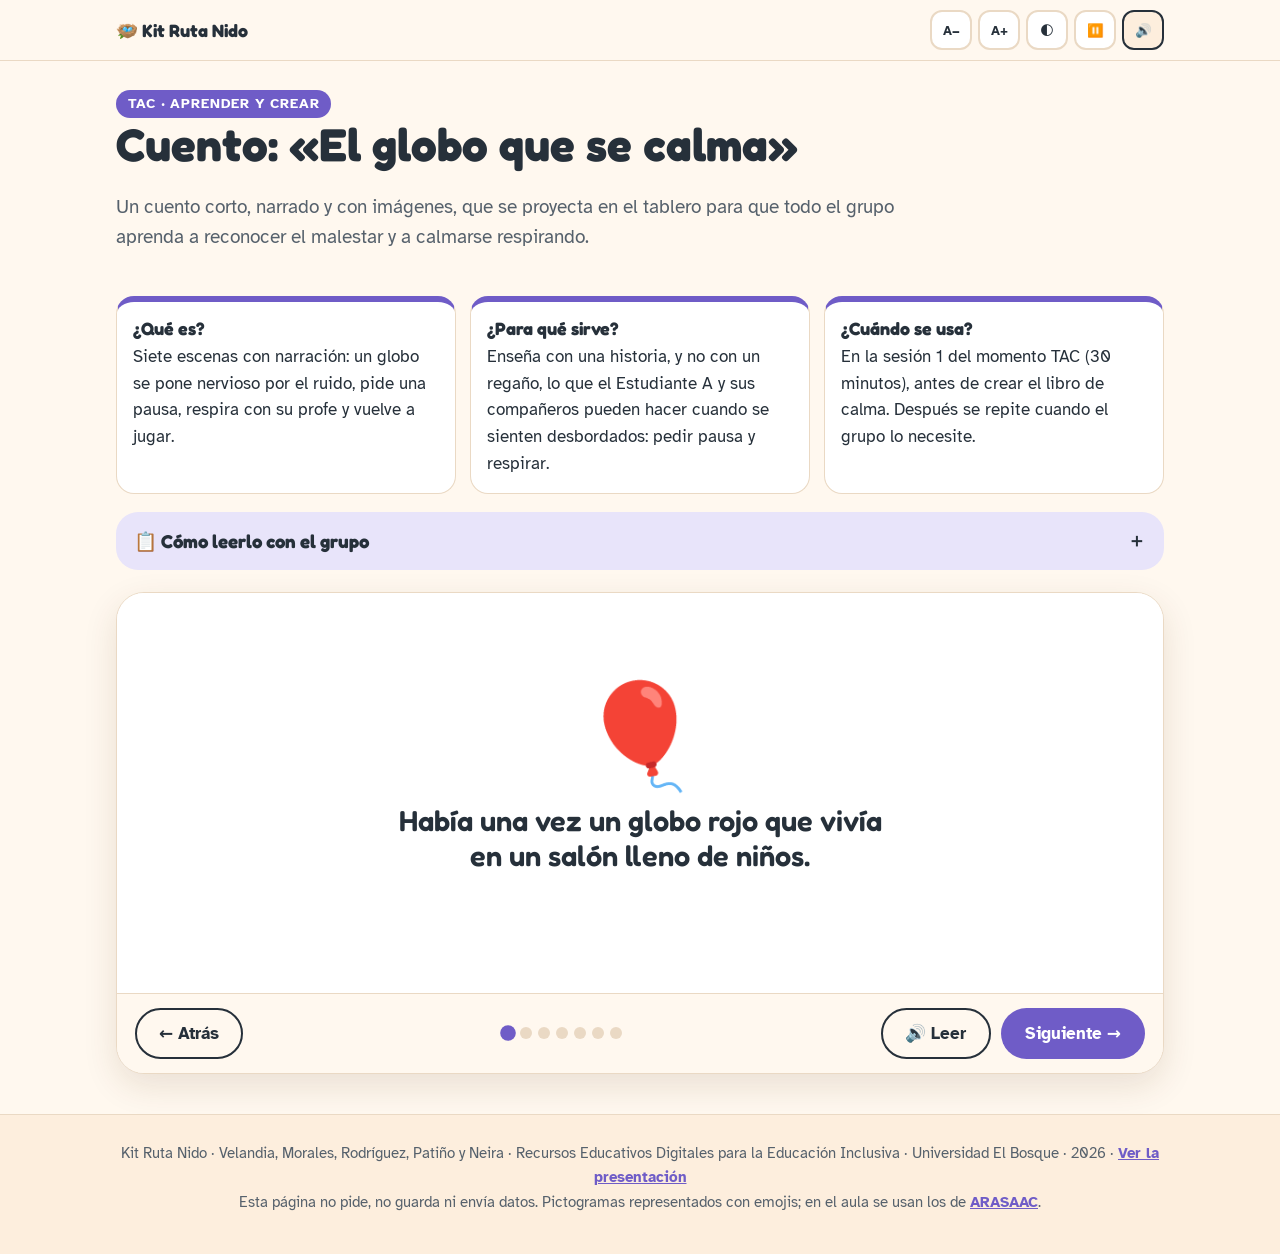
<file: ruta-nido/recursos/cuento.html>
<!doctype html>
<html lang="es">
<head>
<meta charset="utf-8"><meta name="viewport" content="width=device-width, initial-scale=1">
<title>El globo que se calma · Ruta Nido</title>
<link rel="preconnect" href="https://fonts.googleapis.com"><link rel="preconnect" href="https://fonts.gstatic.com" crossorigin>
<link href="https://fonts.googleapis.com/css2?family=Atkinson+Hyperlegible:wght@400;700&family=Fredoka:wght@500;600;700&display=swap" rel="stylesheet">
<link rel="stylesheet" href="estilo.css">
<style>
:root{--accent:var(--tac1); --accent-soft:var(--tac1-soft)}
.book{border-radius:28px; overflow:hidden; box-shadow:var(--shadow); background:var(--surface); border:1px solid var(--line)}
.scene{min-height:400px; display:flex; flex-direction:column; align-items:center; justify-content:center; gap:14px; padding:28px 20px; text-align:center; transition:background .6s}
.art{font-size:6rem; line-height:1; animation:pop .6s}
.art.shake{animation:shake .5s 3}
@keyframes shake{25%{transform:translateX(-10px) rotate(-6deg)}75%{transform:translateX(10px) rotate(6deg)}}
.balloon{width:200px; height:200px; position:relative; transform:scale(.55); transition:transform 4s ease-in-out}
.balloon.in{transform:scale(1)}
.balloon .b{position:absolute; inset:0; border-radius:50% 50% 47% 47%; background:radial-gradient(circle at 34% 28%, rgba(255,255,255,.55), transparent 38%), #e0503a}
.balloon .f{position:absolute; inset:0; display:grid; place-items:center; font-size:3.4rem}
.text{font:600 clamp(1.25rem, 3.4vw, 1.7rem) var(--fh); max-width:30ch}
.ask{font-size:1.05rem; background:var(--tac1-soft); border-radius:14px; padding:10px 16px; max-width:52ch}
.ctrl{display:flex; align-items:center; justify-content:space-between; gap:10px; padding:14px 18px; border-top:1px solid var(--line); background:var(--bg); flex-wrap:wrap}
.dots{display:flex; gap:6px}
.dots i{width:12px; height:12px; border-radius:50%; background:var(--line)}
.dots i.on{background:var(--tac1); transform:scale(1.3)}
.faces{display:flex; gap:10px; flex-wrap:wrap; justify-content:center}
</style>
</head>
<body>
<main class="wrap">
  <section class="head">
    <span class="tag">TAC · aprender y crear</span>
    <h1>Cuento: «El globo que se calma»</h1>
    <p class="lead">Un cuento corto, narrado y con imágenes, que se proyecta en el tablero para que todo el grupo aprenda a reconocer el malestar y a calmarse respirando.</p>
  </section>
  <div class="explain">
    <div><b class="q">¿Qué es?</b><p>Siete escenas con narración: un globo se pone nervioso por el ruido, pide una pausa, respira con su profe y vuelve a jugar.</p></div>
    <div><b class="q">¿Para qué sirve?</b><p>Enseña con una historia, y no con un regaño, lo que el Estudiante A y sus compañeros pueden hacer cuando se sienten desbordados: pedir pausa y respirar.</p></div>
    <div><b class="q">¿Cuándo se usa?</b><p>En la sesión 1 del momento TAC (30 minutos), antes de crear el libro de calma. Después se repite cuando el grupo lo necesite.</p></div>
  </div>
  <details class="guide-box">
    <summary>📋 Cómo leerlo con el grupo</summary>
    <ol>
      <li><b>Antes:</b> sienten a los niños frente al tablero. Pregunte: «¿Alguna vez se han sentido como un globo a punto de explotar?»</li>
      <li><b>Durante:</b> avance una escena a la vez. En la escena del globo, todos respiran juntos con la animación.</li>
      <li><b>En las preguntas:</b> deje que respondan señalando una carita, hablando o con un gesto. Todas las respuestas valen.</li>
      <li><b>Después:</b> pregunte «¿Y tú qué haces cuando te sientes así?» y pase al libro de calma.</li>
    </ol>
    <p><b>Barrera que atiende:</b> el estudiante no sabe cómo autorregularse (hallazgo 3). <b>DUA:</b> 9.2 (estrategias para afrontar), 1.2 y 1.3 (audio e imagen).</p>
  </details>

  <div class="book">
    <div class="scene" id="scene" aria-live="polite"></div>
    <div class="ctrl">
      <button class="btn btn-line" id="back">← Atrás</button>
      <div class="dots" id="dots" aria-hidden="true"></div>
      <div class="row"><button class="btn btn-line" id="read">🔊 Leer</button><button class="btn btn-main" id="fwd">Siguiente →</button></div>
    </div>
  </div>
</main>
<script src="comun.js"></script>
<script>
const S = [
  { art:'🎈', bg:'var(--surface)', t:'Había una vez un globo rojo que vivía en un salón lleno de niños.' },
  { art:'🎈', bg:'var(--surface)', t:'Al globo le encantaba jugar, cantar y pintar con sus amigos.', ask:'¿Qué te gusta hacer a ti en el salón?' },
  { art:'😣', bg:'var(--coral-soft)', shake:true, t:'Un día hubo mucho, mucho ruido. El globo se sintió apretado… ¡y quería salir volando!', ask:'¿Cómo se siente el globo? Señala una carita.', faces:true },
  { art:'✋', bg:'var(--surface)', t:'Su profe le mostró la tarjeta de pausa y le dijo bajito: «¿Pausa?». El globo dijo que sí con la cabeza.' },
  { art:'🧸', bg:'var(--tac1-soft)', t:'Fueron juntos al rincón de calma, un lugar suave y tranquilo del salón.' },
  { balloon:true, bg:'var(--tic-soft)', t:'Allí respiraron juntos. Inhala… el globo crece. Exhala… el globo se calma.', ask:'¡Respiremos con el globo tres veces!' },
  { art:'😊', bg:'var(--tep-soft)', t:'«Volvemos», dijo la profe. El globo regresó a jugar con sus amigos. Ahora sabe pedir una pausa cuando la necesita.', ask:'¿Y tú qué haces cuando te sientes así?' }
];
let k = 0, bt;
function render(){
  const s = S[k]; clearInterval(bt);
  const sc = $('#scene'); sc.style.background = s.bg;
  sc.innerHTML = (s.balloon ? `<div class="balloon" id="bl" aria-hidden="true"><div class="b"></div><div class="f">😌</div></div>` : `<div class="art ${s.shake ? 'shake' : ''}" aria-hidden="true">${s.art}</div>`)
    + `<p class="text">${s.t}</p>` + (s.ask ? `<p class="ask">💬 ${s.ask}</p>` : '')
    + (s.faces ? `<div class="faces">${[['😊','Feliz'],['😢','Triste'],['😠','Enojado'],['😨','Asustado']].map(([e,n]) => `<button class="choice" data-face="${n}"><span class="e" aria-hidden="true">${e}</span>${n}</button>`).join('')}</div>` : '');
  if(s.balloon && !calm()){ let on = false; setTimeout(() => $('#bl').classList.add('in'), 60); on = true; bt = setInterval(() => { on = !on; $('#bl') && $('#bl').classList.toggle('in', on); }, 4000); }
  $('#dots').innerHTML = S.map((_, n) => `<i class="${n === k ? 'on' : ''}"></i>`).join('');
  $('#back').disabled = k === 0; $('#fwd').textContent = k === S.length - 1 ? '↺ Otra vez' : 'Siguiente →';
  say(s.t + (s.ask ? ' ' + s.ask : ''));
}
$('#scene').addEventListener('click', e => { const f = e.target.closest('[data-face]'); if(!f) return;
  $$('[data-face]').forEach(x => x.setAttribute('aria-pressed', x === f));
  say(f.dataset.face === 'Feliz' ? 'Mmm, mira bien al globo. ¿Está feliz?' : `Sí, el globo se siente ${f.dataset.face.toLowerCase()}. Está bien sentirse así.`, true); });
$('#fwd').onclick = () => { k = k === S.length - 1 ? 0 : k + 1; render(); };
$('#back').onclick = () => { if(k > 0){ k--; render(); } };
$('#read').onclick = () => say(S[k].t + (S[k].ask ? ' ' + S[k].ask : ''), true);
document.addEventListener('keydown', e => { if(e.key === 'ArrowRight') $('#fwd').click(); if(e.key === 'ArrowLeft') $('#back').click(); });
render();
</script>
</body>
</html>
</file>
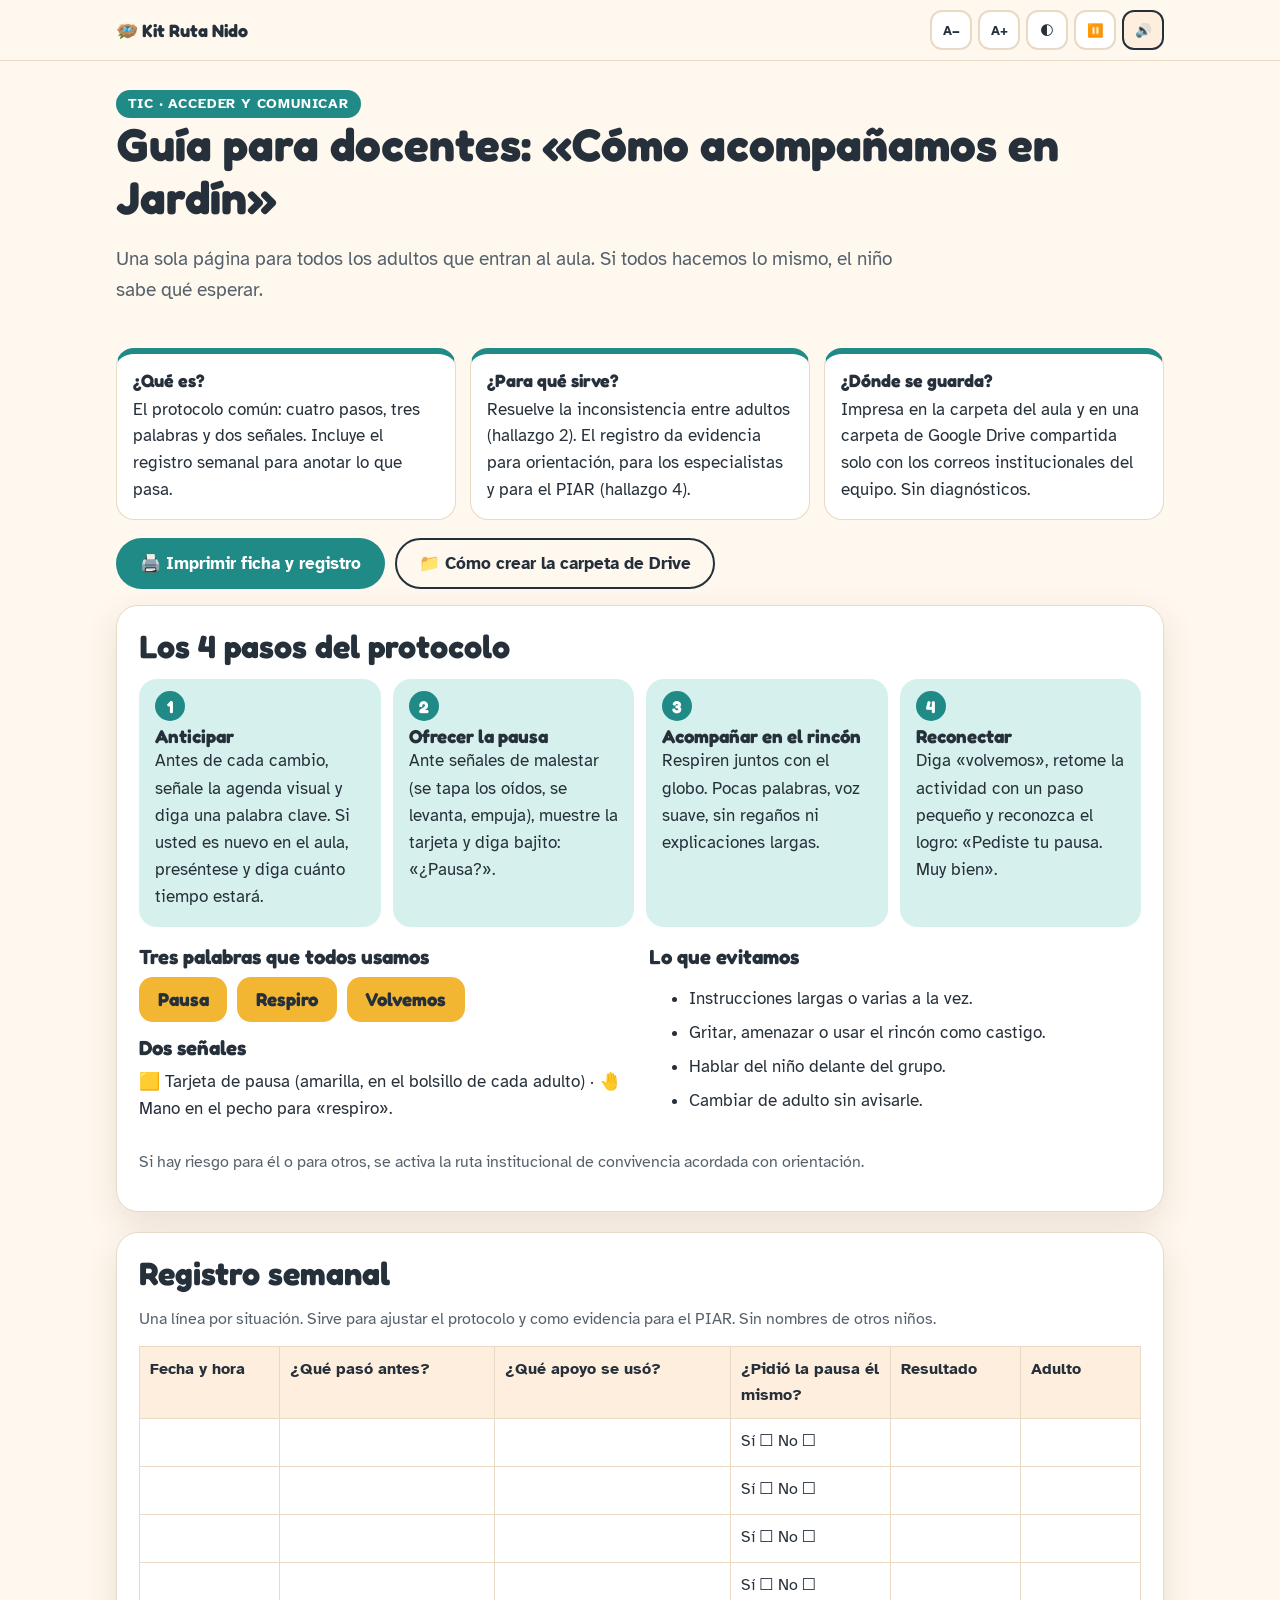
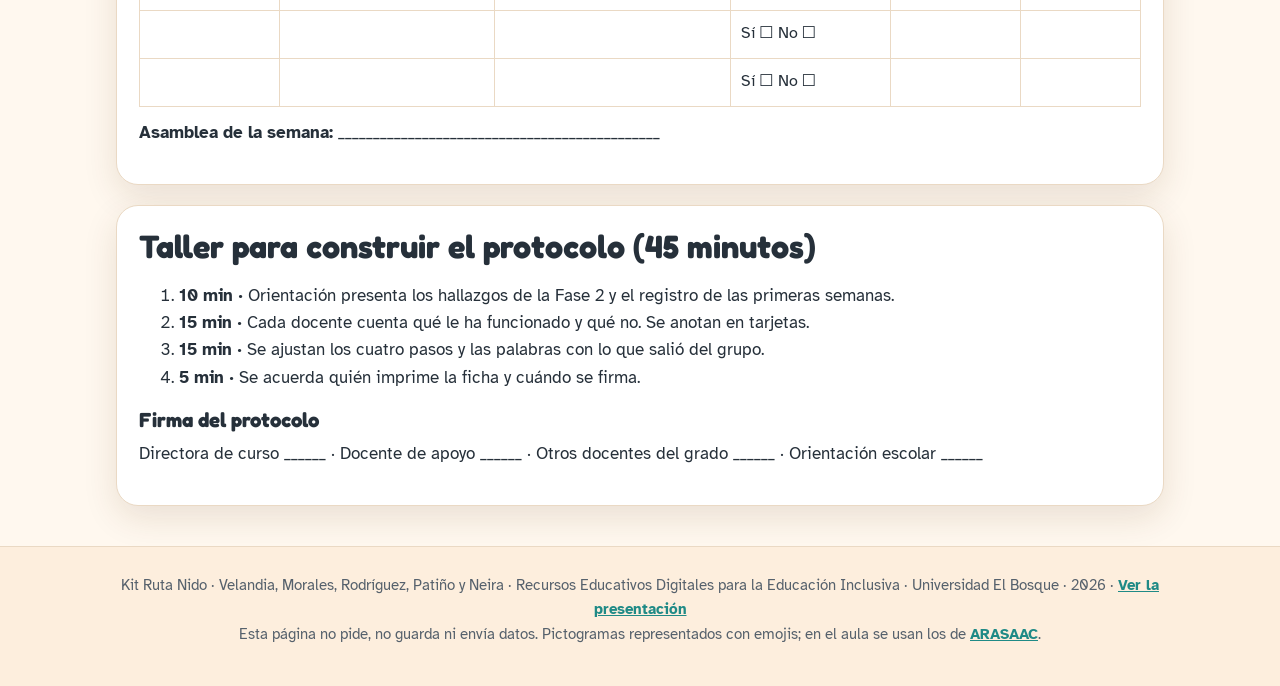
<file: ruta-nido/recursos/docentes.html>
<!doctype html>
<html lang="es">
<head>
<meta charset="utf-8"><meta name="viewport" content="width=device-width, initial-scale=1">
<title>Guía para docentes · Ruta Nido</title>
<link rel="preconnect" href="https://fonts.googleapis.com"><link rel="preconnect" href="https://fonts.gstatic.com" crossorigin>
<link href="https://fonts.googleapis.com/css2?family=Atkinson+Hyperlegible:wght@400;700&family=Fredoka:wght@500;600;700&display=swap" rel="stylesheet">
<link rel="stylesheet" href="estilo.css">
<style>
:root{--accent:var(--tic); --accent-soft:var(--tic-soft)}
.steps{display:grid; grid-template-columns:repeat(4,1fr); gap:12px; counter-reset:s}
@media (max-width:820px){ .steps{grid-template-columns:1fr 1fr} }
@media (max-width:480px){ .steps{grid-template-columns:1fr} }
.steps div{counter-increment:s; background:var(--tic-soft); border-radius:18px; padding:16px; position:relative; padding-top:46px}
.steps div::before{content:counter(s); position:absolute; top:12px; left:16px; width:30px; height:30px; border-radius:50%; background:var(--tic); color:#fff; display:grid; place-items:center; font:700 1rem var(--fh)}
.steps b{font:700 1.1rem var(--fh); display:block}
.words{display:flex; gap:10px; flex-wrap:wrap}
.words span{padding:.6em 1em; border-radius:14px; background:var(--sun); color:#26303a; font:700 1.1rem var(--fh)}
.dont li{margin-bottom:.4em}
table{width:100%; min-width:640px; border-collapse:collapse; font-size:.95rem}
th, td{border:1px solid var(--line); padding:10px; text-align:left; vertical-align:top}
th{background:var(--bg-2)}
td{height:48px}
.page-break{break-before:page}
</style>
</head>
<body>
<main class="wrap">
  <section class="head">
    <span class="tag">TIC · acceder y comunicar</span>
    <h1>Guía para docentes: «Cómo acompañamos en Jardín»</h1>
    <p class="lead">Una sola página para todos los adultos que entran al aula. Si todos hacemos lo mismo, el niño sabe qué esperar.</p>
  </section>
  <div class="explain">
    <div><b class="q">¿Qué es?</b><p>El protocolo común: cuatro pasos, tres palabras y dos señales. Incluye el registro semanal para anotar lo que pasa.</p></div>
    <div><b class="q">¿Para qué sirve?</b><p>Resuelve la inconsistencia entre adultos (hallazgo 2). El registro da evidencia para orientación, para los especialistas y para el PIAR (hallazgo 4).</p></div>
    <div><b class="q">¿Dónde se guarda?</b><p>Impresa en la carpeta del aula y en una carpeta de Google Drive compartida solo con los correos institucionales del equipo. Sin diagnósticos.</p></div>
  </div>
  <div class="row no-print" style="margin-bottom:16px"><button class="btn btn-main" onclick="window.print()">🖨️ Imprimir ficha y registro</button><a class="btn btn-line" href="index.html#drive">📁 Cómo crear la carpeta de Drive</a></div>

  <section class="card">
    <h2>Los 4 pasos del protocolo</h2>
    <div class="steps">
      <div><b>Anticipar</b>Antes de cada cambio, señale la agenda visual y diga una palabra clave. Si usted es nuevo en el aula, preséntese y diga cuánto tiempo estará.</div>
      <div><b>Ofrecer la pausa</b>Ante señales de malestar (se tapa los oídos, se levanta, empuja), muestre la tarjeta y diga bajito: «¿Pausa?».</div>
      <div><b>Acompañar en el rincón</b>Respiren juntos con el globo. Pocas palabras, voz suave, sin regaños ni explicaciones largas.</div>
      <div><b>Reconectar</b>Diga «volvemos», retome la actividad con un paso pequeño y reconozca el logro: «Pediste tu pausa. Muy bien».</div>
    </div>
    <div class="grid2" style="margin-top:18px">
      <div><h3>Tres palabras que todos usamos</h3><div class="words"><span>Pausa</span><span>Respiro</span><span>Volvemos</span></div>
        <h3 style="margin-top:14px">Dos señales</h3><p>🟨 Tarjeta de pausa (amarilla, en el bolsillo de cada adulto) · 🤚 Mano en el pecho para «respiro».</p></div>
      <div><h3>Lo que evitamos</h3><ul class="dont"><li>Instrucciones largas o varias a la vez.</li><li>Gritar, amenazar o usar el rincón como castigo.</li><li>Hablar del niño delante del grupo.</li><li>Cambiar de adulto sin avisarle.</li></ul></div>
    </div>
    <p class="note" style="margin-top:12px">Si hay riesgo para él o para otros, se activa la ruta institucional de convivencia acordada con orientación.</p>
  </section>

  <section class="card page-break" style="margin-top:20px">
    <h2>Registro semanal</h2>
    <p class="note">Una línea por situación. Sirve para ajustar el protocolo y como evidencia para el PIAR. Sin nombres de otros niños.</p>
    <div style="overflow-x:auto"><table>
      <thead><tr><th style="width:14%">Fecha y hora</th><th>¿Qué pasó antes?</th><th>¿Qué apoyo se usó?</th><th style="width:16%">¿Pidió la pausa él mismo?</th><th>Resultado</th><th style="width:12%">Adulto</th></tr></thead>
      <tbody>
        <tr><td></td><td></td><td></td><td>Sí ☐ No ☐</td><td></td><td></td></tr><tr><td></td><td></td><td></td><td>Sí ☐ No ☐</td><td></td><td></td></tr>
        <tr><td></td><td></td><td></td><td>Sí ☐ No ☐</td><td></td><td></td></tr><tr><td></td><td></td><td></td><td>Sí ☐ No ☐</td><td></td><td></td></tr>
        <tr><td></td><td></td><td></td><td>Sí ☐ No ☐</td><td></td><td></td></tr><tr><td></td><td></td><td></td><td>Sí ☐ No ☐</td><td></td><td></td></tr>
      </tbody>
    </table></div>
    <p style="margin-top:12px"><b>Asamblea de la semana:</b> ______________________________________________</p>
  </section>

  <section class="card no-print" style="margin-top:20px">
    <h2>Taller para construir el protocolo (45 minutos)</h2>
    <ol>
      <li><b>10 min ·</b> Orientación presenta los hallazgos de la Fase 2 y el registro de las primeras semanas.</li>
      <li><b>15 min ·</b> Cada docente cuenta qué le ha funcionado y qué no. Se anotan en tarjetas.</li>
      <li><b>15 min ·</b> Se ajustan los cuatro pasos y las palabras con lo que salió del grupo.</li>
      <li><b>5 min ·</b> Se acuerda quién imprime la ficha y cuándo se firma.</li>
    </ol>
    <h3>Firma del protocolo</h3>
    <p>Directora de curso ______ · Docente de apoyo ______ · Otros docentes del grado ______ · Orientación escolar ______</p>
  </section>
</main>
<script src="comun.js"></script>
</body>
</html>
</file>
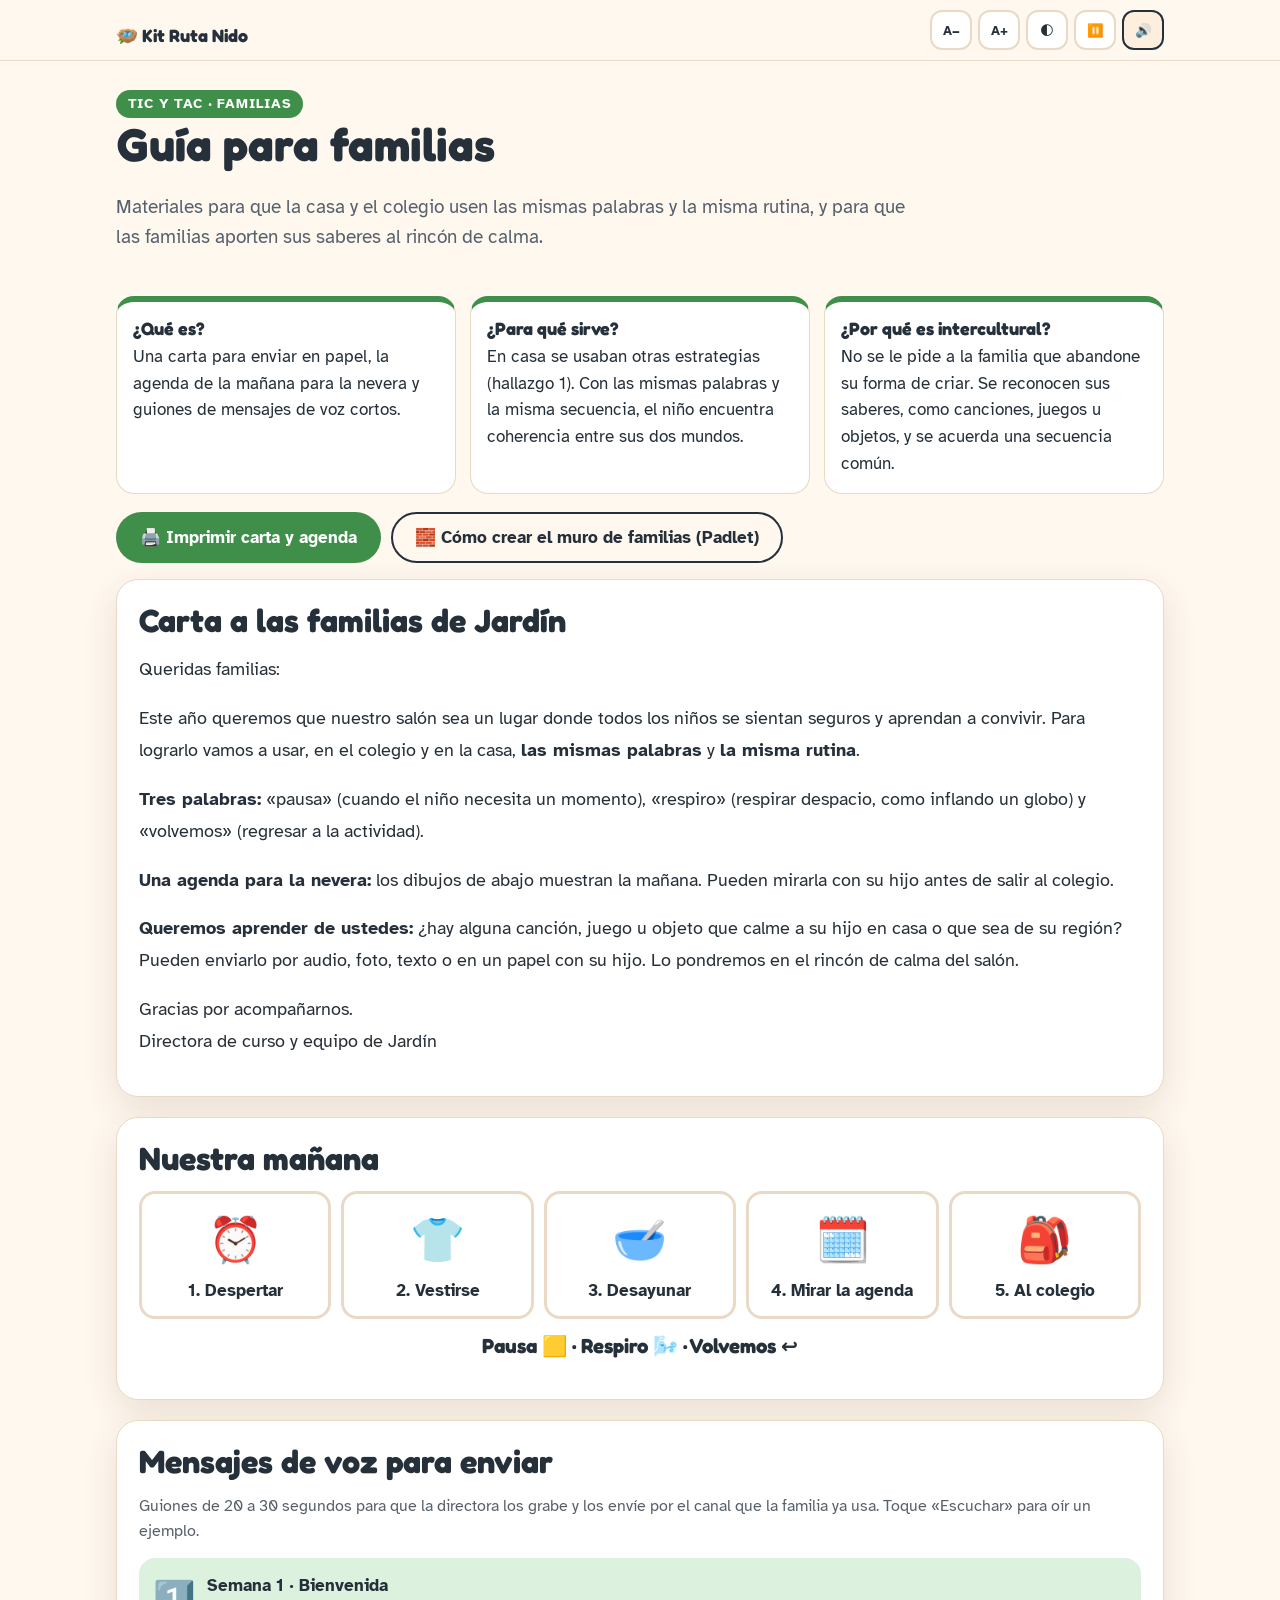
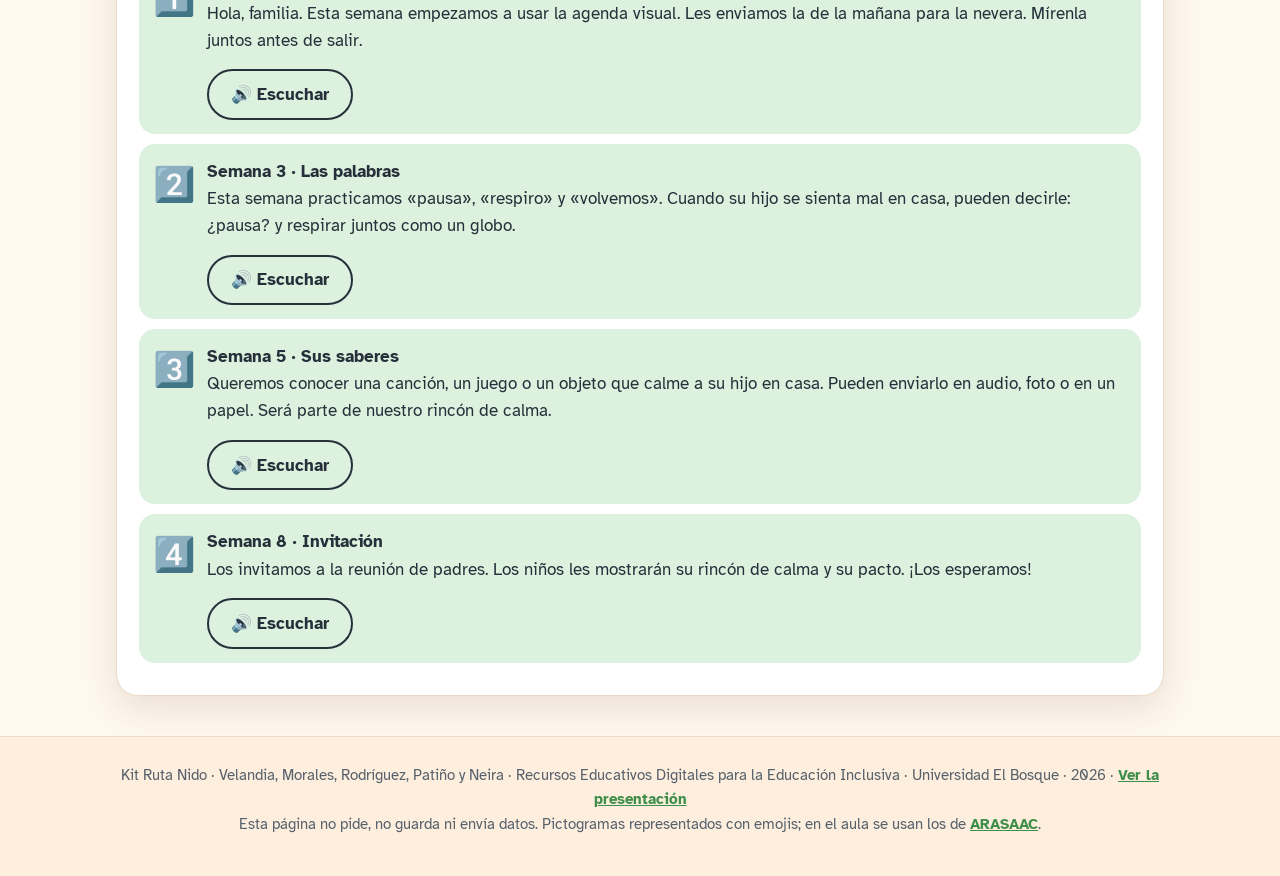
<file: ruta-nido/recursos/familias.html>
<!doctype html>
<html lang="es">
<head>
<meta charset="utf-8"><meta name="viewport" content="width=device-width, initial-scale=1">
<title>Guía para familias · Ruta Nido</title>
<link rel="preconnect" href="https://fonts.googleapis.com"><link rel="preconnect" href="https://fonts.gstatic.com" crossorigin>
<link href="https://fonts.googleapis.com/css2?family=Atkinson+Hyperlegible:wght@400;700&family=Fredoka:wght@500;600;700&display=swap" rel="stylesheet">
<link rel="stylesheet" href="estilo.css">
<style>
:root{--accent:var(--tep); --accent-soft:var(--tep-soft)}
.letter{font-size:1.08rem; line-height:1.75}
.home{display:grid; grid-template-columns:repeat(5,1fr); gap:10px; margin-top:10px}
@media (max-width:620px){ .home{grid-template-columns:repeat(3,1fr)} }
.home div{border:3px solid var(--line); border-radius:16px; text-align:center; padding:12px 4px; background:var(--surface)}
.home .e{font-size:2.6rem; display:block}
.audio{display:flex; gap:12px; align-items:flex-start; padding:14px; border-radius:16px; background:var(--tep-soft); margin-bottom:10px}
.audio .av{font-size:2rem}
.page-break{break-before:page}
</style>
</head>
<body>
<main class="wrap">
  <section class="head">
    <span class="tag">TIC y TAC · familias</span>
    <h1>Guía para familias</h1>
    <p class="lead">Materiales para que la casa y el colegio usen las mismas palabras y la misma rutina, y para que las familias aporten sus saberes al rincón de calma.</p>
  </section>
  <div class="explain">
    <div><b class="q">¿Qué es?</b><p>Una carta para enviar en papel, la agenda de la mañana para la nevera y guiones de mensajes de voz cortos.</p></div>
    <div><b class="q">¿Para qué sirve?</b><p>En casa se usaban otras estrategias (hallazgo 1). Con las mismas palabras y la misma secuencia, el niño encuentra coherencia entre sus dos mundos.</p></div>
    <div><b class="q">¿Por qué es intercultural?</b><p>No se le pide a la familia que abandone su forma de criar. Se reconocen sus saberes, como canciones, juegos u objetos, y se acuerda una secuencia común.</p></div>
  </div>
  <div class="row no-print" style="margin-bottom:16px"><button class="btn btn-main" onclick="window.print()">🖨️ Imprimir carta y agenda</button><a class="btn btn-line" href="index.html#padlet">🧱 Cómo crear el muro de familias (Padlet)</a></div>

  <section class="card letter">
    <h2>Carta a las familias de Jardín</h2>
    <p>Queridas familias:</p>
    <p>Este año queremos que nuestro salón sea un lugar donde todos los niños se sientan seguros y aprendan a convivir. Para lograrlo vamos a usar, en el colegio y en la casa, <b>las mismas palabras</b> y <b>la misma rutina</b>.</p>
    <p><b>Tres palabras:</b> «pausa» (cuando el niño necesita un momento), «respiro» (respirar despacio, como inflando un globo) y «volvemos» (regresar a la actividad).</p>
    <p><b>Una agenda para la nevera:</b> los dibujos de abajo muestran la mañana. Pueden mirarla con su hijo antes de salir al colegio.</p>
    <p><b>Queremos aprender de ustedes:</b> ¿hay alguna canción, juego u objeto que calme a su hijo en casa o que sea de su región? Pueden enviarlo por audio, foto, texto o en un papel con su hijo. Lo pondremos en el rincón de calma del salón.</p>
    <p>Gracias por acompañarnos.<br>Directora de curso y equipo de Jardín</p>
  </section>

  <section class="card page-break" style="margin-top:20px">
    <h2>Nuestra mañana</h2>
    <div class="home">
      <div><span class="e">⏰</span><b>1. Despertar</b></div><div><span class="e">👕</span><b>2. Vestirse</b></div><div><span class="e">🥣</span><b>3. Desayunar</b></div><div><span class="e">🗓️</span><b>4. Mirar la agenda</b></div><div><span class="e">🎒</span><b>5. Al colegio</b></div>
    </div>
    <p style="margin-top:14px; font:700 1.2rem var(--fh); text-align:center">Pausa 🟨 · Respiro 🌬️ · Volvemos ↩️</p>
  </section>

  <section class="card no-print" style="margin-top:20px">
    <h2>Mensajes de voz para enviar</h2>
    <p class="note">Guiones de 20 a 30 segundos para que la directora los grabe y los envíe por el canal que la familia ya usa. Toque «Escuchar» para oír un ejemplo.</p>
    <div class="audio"><span class="av" aria-hidden="true">1️⃣</span><div><b>Semana 1 · Bienvenida</b><p id="m1">Hola, familia. Esta semana empezamos a usar la agenda visual. Les enviamos la de la mañana para la nevera. Mírenla juntos antes de salir.</p><button class="btn btn-line" data-say="m1">🔊 Escuchar</button></div></div>
    <div class="audio"><span class="av" aria-hidden="true">2️⃣</span><div><b>Semana 3 · Las palabras</b><p id="m2">Esta semana practicamos «pausa», «respiro» y «volvemos». Cuando su hijo se sienta mal en casa, pueden decirle: ¿pausa? y respirar juntos como un globo.</p><button class="btn btn-line" data-say="m2">🔊 Escuchar</button></div></div>
    <div class="audio"><span class="av" aria-hidden="true">3️⃣</span><div><b>Semana 5 · Sus saberes</b><p id="m3">Queremos conocer una canción, un juego o un objeto que calme a su hijo en casa. Pueden enviarlo en audio, foto o en un papel. Será parte de nuestro rincón de calma.</p><button class="btn btn-line" data-say="m3">🔊 Escuchar</button></div></div>
    <div class="audio"><span class="av" aria-hidden="true">4️⃣</span><div><b>Semana 8 · Invitación</b><p id="m4">Los invitamos a la reunión de padres. Los niños les mostrarán su rincón de calma y su pacto. ¡Los esperamos!</p><button class="btn btn-line" data-say="m4">🔊 Escuchar</button></div></div>
  </section>
</main>
<script src="comun.js"></script>
<script>$$('[data-say]').forEach(b => b.onclick = () => say($('#' + b.dataset.say).textContent, true));</script>
</body>
</html>
</file>
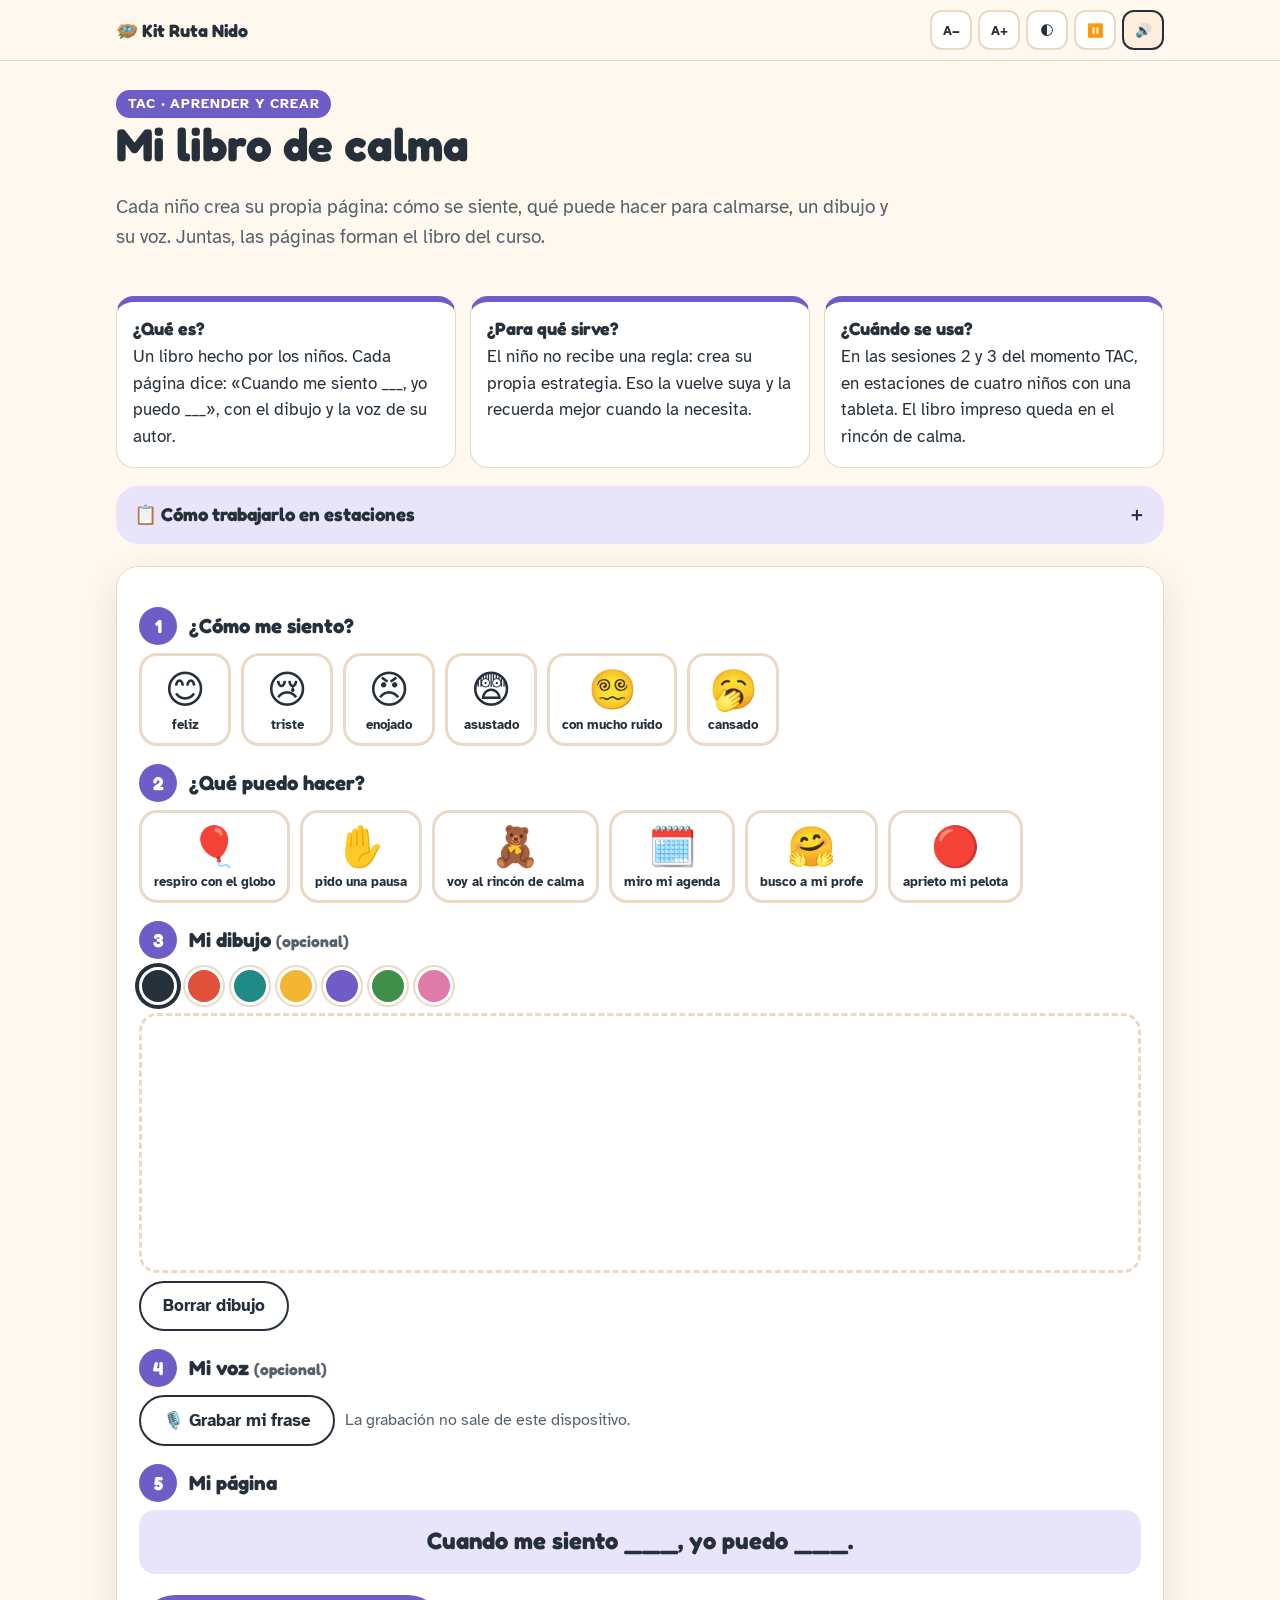
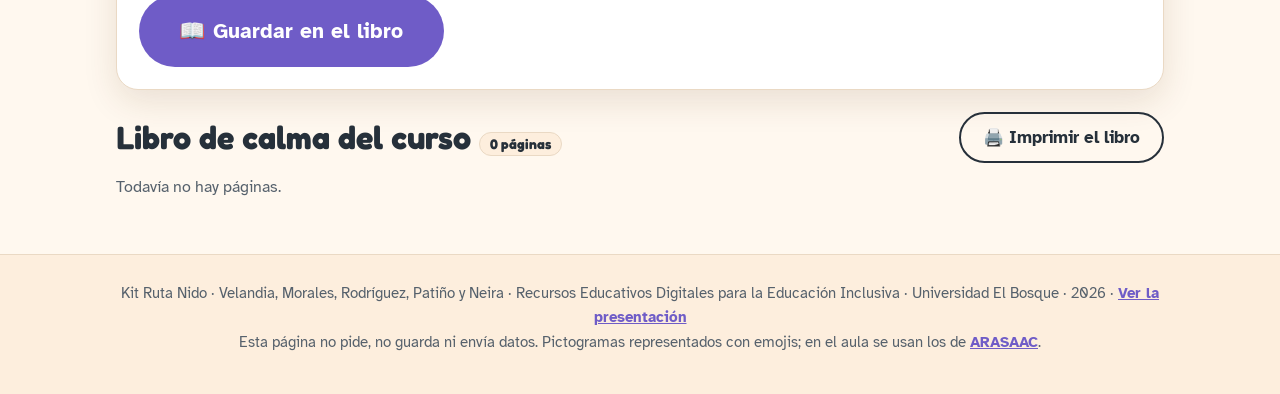
<file: ruta-nido/recursos/libro-de-calma.html>
<!doctype html>
<html lang="es">
<head>
<meta charset="utf-8"><meta name="viewport" content="width=device-width, initial-scale=1">
<title>Mi libro de calma · Ruta Nido</title>
<link rel="preconnect" href="https://fonts.googleapis.com"><link rel="preconnect" href="https://fonts.gstatic.com" crossorigin>
<link href="https://fonts.googleapis.com/css2?family=Atkinson+Hyperlegible:wght@400;700&family=Fredoka:wght@500;600;700&display=swap" rel="stylesheet">
<link rel="stylesheet" href="estilo.css">
<style>
:root{--accent:var(--tac1); --accent-soft:var(--tac1-soft)}
.step{display:flex; gap:12px; align-items:center; margin:18px 0 8px}
.step .n{width:38px; height:38px; border-radius:50%; background:var(--tac1); color:#fff; display:grid; place-items:center; font:700 1.1rem var(--fh); flex:none}
html.hc .step .n{color:#000}
.step h3{margin:0}
canvas{width:100%; height:260px; background:#fff; border:3px dashed var(--line); border-radius:18px; touch-action:none; cursor:crosshair; display:block}
.colors{display:flex; gap:8px; margin:8px 0}
.colors button{width:38px; height:38px; border-radius:50%; border:3px solid var(--surface); box-shadow:0 0 0 2px var(--line); cursor:pointer}
.colors button[aria-pressed="true"]{box-shadow:0 0 0 4px var(--ink)}
.preview{font:700 1.4rem var(--fh); text-align:center; padding:16px; border-radius:16px; background:var(--tac1-soft); min-height:64px}
.pages{display:grid; grid-template-columns:repeat(auto-fill, minmax(200px,1fr)); gap:14px; margin-top:12px}
.page{background:var(--surface); border:1px solid var(--line); border-radius:16px; padding:12px; text-align:center; box-shadow:var(--shadow); animation:pop .4s; break-inside:avoid}
.page img{width:100%; border-radius:10px; border:1px solid var(--line); background:#fff}
.page .f{font-size:2.2rem}
.page p{font-weight:700; margin:.4em 0}
.page .del{border:none; background:none; color:var(--ink-soft); cursor:pointer; font-size:.85rem; text-decoration:underline}
.rec .dot{display:inline-block; width:12px; height:12px; border-radius:50%; background:var(--coral); animation:blink 1s infinite; vertical-align:middle}
@keyframes blink{50%{opacity:.2}}
@media print{ .pages{grid-template-columns:1fr 1fr} .page .del, .page audio{display:none} }
</style>
</head>
<body>
<main class="wrap">
  <section class="head">
    <span class="tag">TAC · aprender y crear</span>
    <h1>Mi libro de calma</h1>
    <p class="lead">Cada niño crea su propia página: cómo se siente, qué puede hacer para calmarse, un dibujo y su voz. Juntas, las páginas forman el libro del curso.</p>
  </section>
  <div class="explain">
    <div><b class="q">¿Qué es?</b><p>Un libro hecho por los niños. Cada página dice: «Cuando me siento ___, yo puedo ___», con el dibujo y la voz de su autor.</p></div>
    <div><b class="q">¿Para qué sirve?</b><p>El niño no recibe una regla: crea su propia estrategia. Eso la vuelve suya y la recuerda mejor cuando la necesita.</p></div>
    <div><b class="q">¿Cuándo se usa?</b><p>En las sesiones 2 y 3 del momento TAC, en estaciones de cuatro niños con una tableta. El libro impreso queda en el rincón de calma.</p></div>
  </div>
  <details class="guide-box">
    <summary>📋 Cómo trabajarlo en estaciones</summary>
    <ol>
      <li>Organice grupos de cuatro. Un adulto acompaña la estación donde está el Estudiante A, sin señalarlo.</li>
      <li>Cada niño elige su carita y su estrategia. Si lo prefiere, dibuja en papel y el adulto toma la foto.</li>
      <li>Para grabar, el niño dice su frase completa. Si no quiere hablar, la página se guarda sin voz.</li>
      <li>Al final, cada uno muestra su página al grupo. Imprima el libro y póngalo en el rincón de calma.</li>
    </ol>
    <p><b>Importante:</b> las páginas y las grabaciones se quedan solo en este dispositivo y se borran al cerrar. Imprima el libro antes de cerrar la página.</p>
    <p><b>DUA:</b> 7.1 (elegir), 9.2 (estrategias propias), 5.1 (dibujar, hablar o señalar).</p>
  </details>

  <section class="card no-print">
    <div class="step"><span class="n">1</span><h3>¿Cómo me siento?</h3></div>
    <div class="choices" id="emo" role="group" aria-label="Cómo me siento"></div>
    <div class="step"><span class="n">2</span><h3>¿Qué puedo hacer?</h3></div>
    <div class="choices" id="str" role="group" aria-label="Qué puedo hacer"></div>
    <div class="step"><span class="n">3</span><h3>Mi dibujo <span class="note">(opcional)</span></h3></div>
    <div class="colors" id="colors" role="group" aria-label="Color"></div>
    <canvas id="cv" width="700" height="320" aria-label="Lienzo para dibujar"></canvas>
    <button class="btn btn-line" id="clear" style="margin-top:8px">Borrar dibujo</button>
    <div class="step"><span class="n">4</span><h3>Mi voz <span class="note">(opcional)</span></h3></div>
    <div class="row rec"><button class="btn btn-line" id="rec">🎙️ Grabar mi frase</button><span id="recMsg" class="note" aria-live="polite">La grabación no sale de este dispositivo.</span><audio id="aud" controls hidden></audio></div>
    <div class="step"><span class="n">5</span><h3>Mi página</h3></div>
    <p class="preview" id="preview" aria-live="polite">Cuando me siento ___, yo puedo ___.</p>
    <div class="row"><button class="btn btn-main btn-big" id="save">📖 Guardar en el libro</button><span id="msg" class="note" aria-live="polite"></span></div>
  </section>

  <section style="margin-top:22px">
    <div class="row" style="justify-content:space-between"><h2 style="margin:0">Libro de calma del curso <span class="pill" id="count">0 páginas</span></h2><button class="btn btn-line no-print" onclick="window.print()">🖨️ Imprimir el libro</button></div>
    <div class="pages" id="pages"><p class="note">Todavía no hay páginas.</p></div>
  </section>
</main>
<script src="comun.js"></script>
<script>
const EMO = [['😊','feliz'],['😢','triste'],['😠','enojado'],['😨','asustado'],['😵‍💫','con mucho ruido'],['🥱','cansado']];
const STR = [['🎈','respiro con el globo'],['✋','pido una pausa'],['🧸','voy al rincón de calma'],['🗓️','miro mi agenda'],['🤗','busco a mi profe'],['🔴','aprieto mi pelota']];
let emo = null, str = null, color = '#26303a', audioURL = null, drew = false;
function picks(id, list, set){
  $(id).innerHTML = list.map(([e,n], i) => `<button class="choice" aria-pressed="false" data-i="${i}"><span class="e" aria-hidden="true">${e}</span>${n}</button>`).join('');
  $(id).addEventListener('click', ev => { const b = ev.target.closest('[data-i]'); if(!b) return; $$(id + ' .choice').forEach(x => x.setAttribute('aria-pressed', x === b)); set(list[+b.dataset.i]); say(list[+b.dataset.i][1], true); upd(); });
}
picks('#emo', EMO, v => emo = v); picks('#str', STR, v => str = v);
const phrase = () => `Cuando me siento ${emo ? emo[1] : '___'}, yo ${str ? str[1] : 'puedo ___'}.`;
function upd(){ $('#preview').textContent = phrase(); }
const COLORS = ['#26303a','#e0503a','#1f8a86','#f2b632','#6f5cc7','#3f8f4b','#e07aa8'];
$('#colors').innerHTML = COLORS.map((c, i) => `<button style="background:${c}" aria-label="Color ${i+1}" aria-pressed="${i === 0}" data-c="${c}"></button>`).join('');
$('#colors').addEventListener('click', e => { const b = e.target.closest('[data-c]'); if(!b) return; color = b.dataset.c; $$('#colors button').forEach(x => x.setAttribute('aria-pressed', x === b)); });
const cv = $('#cv'), cx = cv.getContext('2d'); let down = false;
const clear = () => { cx.fillStyle = '#fff'; cx.fillRect(0, 0, cv.width, cv.height); drew = false; }; clear();
const pos = e => { const r = cv.getBoundingClientRect(); return [(e.clientX - r.left) * cv.width / r.width, (e.clientY - r.top) * cv.height / r.height]; };
cv.addEventListener('pointerdown', e => { down = true; drew = true; cv.setPointerCapture(e.pointerId); const [x,y] = pos(e); cx.beginPath(); cx.moveTo(x,y); });
cv.addEventListener('pointermove', e => { if(!down) return; const [x,y] = pos(e); cx.lineTo(x,y); cx.strokeStyle = color; cx.lineWidth = 8; cx.lineCap = 'round'; cx.lineJoin = 'round'; cx.stroke(); });
['pointerup','pointercancel'].forEach(t => cv.addEventListener(t, () => down = false));
$('#clear').onclick = clear;
let rec = null, chunks = [];
$('#rec').onclick = async () => {
  if(rec && rec.state === 'recording'){ rec.stop(); return; }
  if(!navigator.mediaDevices || !window.MediaRecorder){ $('#recMsg').textContent = 'Este navegador no permite grabar. Puede seguir sin voz.'; return; }
  try{
    const stream = await navigator.mediaDevices.getUserMedia({ audio:true });
    rec = new MediaRecorder(stream); chunks = [];
    rec.ondataavailable = e => chunks.push(e.data);
    rec.onstop = () => { stream.getTracks().forEach(t => t.stop()); audioURL = URL.createObjectURL(new Blob(chunks, { type: rec.mimeType })); $('#aud').src = audioURL; $('#aud').hidden = false; $('#rec').textContent = '🎙️ Grabar de nuevo'; $('#recMsg').textContent = 'Grabación lista.'; };
    rec.start(); $('#rec').textContent = '⏹ Terminar'; $('#recMsg').innerHTML = '<span class="dot"></span> Grabando… di tu frase.';
  }catch(err){ $('#recMsg').textContent = 'No se dio permiso al micrófono. Puede seguir sin voz.'; }
};
const pages = [];
$('#save').onclick = () => {
  if(!emo || !str){ $('#msg').textContent = 'Elige primero una carita y una estrategia.'; say('Elige primero una carita y una estrategia.', true); return; }
  pages.push({ emo, str, img: drew ? cv.toDataURL('image/png') : null, audio: audioURL, text: phrase() });
  audioURL = null; $('#aud').hidden = true; $('#rec').textContent = '🎙️ Grabar mi frase'; clear();
  emo = str = null; $$('.choice').forEach(x => x.setAttribute('aria-pressed', 'false')); upd();
  renderPages(); $('#msg').textContent = '¡Página guardada! Ahora puede crear la del siguiente niño.'; say('¡Página guardada!', true);
};
function renderPages(){
  $('#count').textContent = `${pages.length} ${pages.length === 1 ? 'página' : 'páginas'}`;
  $('#pages').innerHTML = pages.length ? pages.map((p, i) => `<div class="page"><div class="f" aria-hidden="true">${p.emo[0]} → ${p.str[0]}</div>${p.img ? `<img src="${p.img}" alt="Dibujo de la página ${i+1}">` : ''}<p>${esc(p.text)}</p>${p.audio ? `<audio controls src="${p.audio}" style="width:100%"></audio>` : ''}<button class="del" data-del="${i}">Quitar página</button></div>`).join('') : '<p class="note">Todavía no hay páginas.</p>';
}
$('#pages').addEventListener('click', e => { const d = e.target.closest('[data-del]'); if(d){ pages.splice(+d.dataset.del, 1); renderPages(); } });
</script>
</body>
</html>
</file>
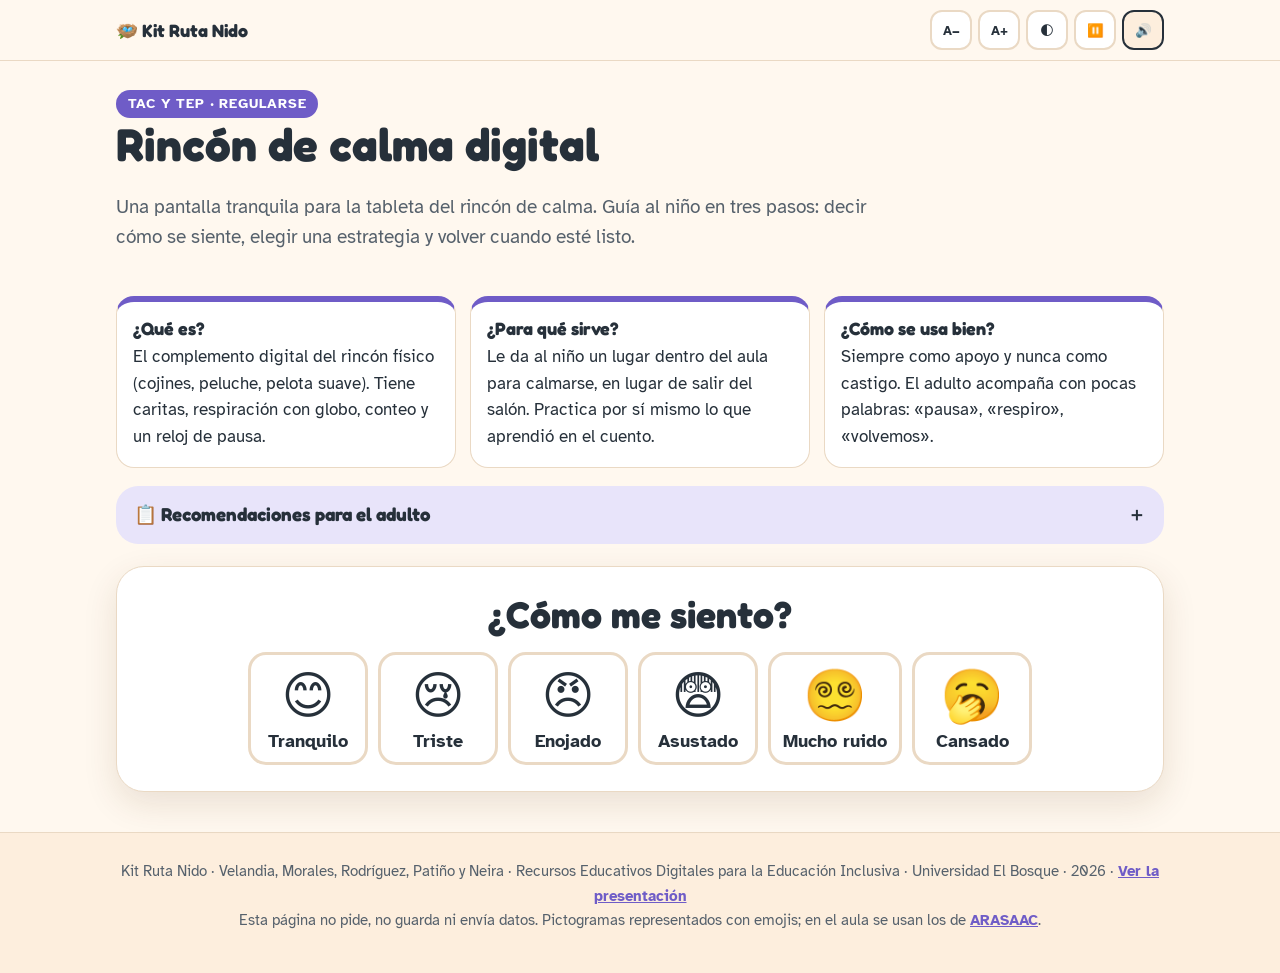
<file: ruta-nido/recursos/rincon-de-calma.html>
<!doctype html>
<html lang="es">
<head>
<meta charset="utf-8"><meta name="viewport" content="width=device-width, initial-scale=1">
<title>Rincón de calma · Ruta Nido</title>
<link rel="preconnect" href="https://fonts.googleapis.com"><link rel="preconnect" href="https://fonts.gstatic.com" crossorigin>
<link href="https://fonts.googleapis.com/css2?family=Atkinson+Hyperlegible:wght@400;700&family=Fredoka:wght@500;600;700&display=swap" rel="stylesheet">
<link rel="stylesheet" href="estilo.css">
<style>
:root{--accent:var(--tac1); --accent-soft:var(--tac1-soft)}
.flow{display:grid; gap:16px}
.stage{display:none; text-align:center; padding:26px 18px; border-radius:28px; background:var(--surface); border:1px solid var(--line); box-shadow:var(--shadow)}
.stage.on{display:block; animation:pop .4s}
.stage h2{font-size:clamp(1.6rem, 4vw, 2.2rem)}
.choices{justify-content:center}
.choice{min-width:120px; font-size:1.05rem}
.choice .e{font-size:3rem}
.balloon{width:220px; height:220px; margin:10px auto 60px; position:relative; transform:scale(.55); transition:transform 4s ease-in-out}
.balloon.in{transform:scale(1)}
.balloon .b{position:absolute; inset:0; border-radius:50% 50% 47% 47%; background:radial-gradient(circle at 34% 28%, rgba(255,255,255,.55), transparent 38%), var(--tic)}
.balloon::after{content:""; position:absolute; left:50%; bottom:-56px; width:2px; height:56px; background:var(--ink-soft)}
.big-label{font:700 2rem var(--fh); min-height:1.4em}
.count{font:700 6rem var(--fh); color:var(--tac1); line-height:1}
.squeeze{font-size:6rem; display:inline-block; transition:transform .6s}
.squeeze.in{transform:scale(.7)}
.timer{width:220px; height:220px; margin:10px auto; border-radius:50%; background:conic-gradient(var(--tep) calc(var(--p, 100) * 1%), var(--bg-2) 0); display:grid; place-items:center}
.timer span{width:170px; height:170px; border-radius:50%; background:var(--surface); display:grid; place-items:center; font:700 2.6rem var(--fh)}
</style>
</head>
<body>
<main class="wrap">
  <section class="head">
    <span class="tag">TAC y TEP · regularse</span>
    <h1>Rincón de calma digital</h1>
    <p class="lead">Una pantalla tranquila para la tableta del rincón de calma. Guía al niño en tres pasos: decir cómo se siente, elegir una estrategia y volver cuando esté listo.</p>
  </section>
  <div class="explain">
    <div><b class="q">¿Qué es?</b><p>El complemento digital del rincón físico (cojines, peluche, pelota suave). Tiene caritas, respiración con globo, conteo y un reloj de pausa.</p></div>
    <div><b class="q">¿Para qué sirve?</b><p>Le da al niño un lugar dentro del aula para calmarse, en lugar de salir del salón. Practica por sí mismo lo que aprendió en el cuento.</p></div>
    <div><b class="q">¿Cómo se usa bien?</b><p>Siempre como apoyo y nunca como castigo. El adulto acompaña con pocas palabras: «pausa», «respiro», «volvemos».</p></div>
  </div>
  <details class="guide-box">
    <summary>📋 Recomendaciones para el adulto</summary>
    <ul>
      <li>Deje la tableta en el rincón, con brillo bajo y volumen suave.</li>
      <li>Ofrezca la pausa con la tarjeta antes de que el malestar crezca: «¿pausa?».</li>
      <li>Acompañe sin regañar ni dar explicaciones largas. Cuando el reloj termina, reconecte con un paso pequeño de la actividad.</li>
      <li>Anote en el registro semanal si el niño pidió la pausa por iniciativa propia. Esa es la evidencia de avance.</li>
    </ul>
    <p><b>Barrera que atiende:</b> sobrecarga sensorial y emocional, y salidas del salón (hallazgos 1 y 3). <b>DUA:</b> 7.3 (seguridad), 9.2 (afrontar).</p>
  </details>

  <div class="flow">
    <section class="stage on" id="s1" aria-labelledby="q1">
      <h2 id="q1">¿Cómo me siento?</h2>
      <div class="choices" id="faces"></div>
    </section>
    <section class="stage" id="s2" aria-labelledby="q2">
      <h2 id="q2">¿Qué quiero hacer?</h2>
      <div class="choices">
        <button class="choice" data-go="breath"><span class="e" aria-hidden="true">🎈</span>Respirar con el globo</button>
        <button class="choice" data-go="count"><span class="e" aria-hidden="true">🖐️</span>Contar hasta 5</button>
        <button class="choice" data-go="ball"><span class="e" aria-hidden="true">🔴</span>Apretar mi pelota</button>
        <button class="choice" data-go="timer"><span class="e" aria-hidden="true">⏳</span>Descansar un ratico</button>
      </div>
    </section>
    <section class="stage" id="breath"><h2>Respira con el globo</h2><div class="balloon" id="bal" aria-hidden="true"><div class="b"></div></div><p class="big-label" id="bLbl" aria-live="polite"></p></section>
    <section class="stage" id="count"><h2>Contemos juntos</h2><p class="count" id="cnt" aria-live="polite">1</p><p class="note">Cuenta con los dedos de tu mano.</p></section>
    <section class="stage" id="ball"><h2>Aprieta… y suelta</h2><span class="squeeze" id="sq" aria-hidden="true">🔴</span><p class="big-label" id="sqLbl" aria-live="polite"></p></section>
    <section class="stage" id="timer"><h2>Un ratico de calma</h2><div class="timer" id="tm"><span id="tmTxt">1:00</span></div><div class="row" style="justify-content:center"><button class="btn btn-line" data-min="1">1 minuto</button><button class="btn btn-line" data-min="2">2 minutos</button></div></section>
    <section class="stage" id="end"><h2>¿Estás listo para volver?</h2><p class="squeeze" aria-hidden="true">😊</p>
      <div class="row" style="justify-content:center"><button class="btn btn-main btn-big" id="ready">↩️ Volvemos</button><button class="btn btn-line" id="again">Necesito otro ratico</button></div></section>
  </div>
</main>
<script src="comun.js"></script>
<script>
const FACES = [['😊','Tranquilo'],['😢','Triste'],['😠','Enojado'],['😨','Asustado'],['😵‍💫','Mucho ruido'],['🥱','Cansado']];
$('#faces').innerHTML = FACES.map(([e,n]) => `<button class="choice" data-face="${n}"><span class="e" aria-hidden="true">${e}</span>${n}</button>`).join('');
let timers = [];
const clearAll = () => { timers.forEach(clearTimeout); timers.forEach(clearInterval); timers = []; };
function show(id){ clearAll(); $$('.stage').forEach(s => s.classList.toggle('on', s.id === id)); const h = $('#' + id + ' h2'); if(h){ h.tabIndex = -1; h.focus(); } }
$('#faces').addEventListener('click', e => { const b = e.target.closest('[data-face]'); if(!b) return; const n = b.dataset.face.toLowerCase();
  say(n === 'tranquilo' ? 'Qué bien que estés tranquilo. ¿Qué quieres hacer?' : `Está bien sentirse ${n}. ¿Qué quieres hacer?`, true); show('s2'); });
document.addEventListener('click', e => { const g = e.target.closest('[data-go]'); if(!g) return; show(g.dataset.go); run[g.dataset.go](); });
const finish = () => { show('end'); say('¿Estás listo para volver?', true); };
const T = (fn, ms) => { const t = setTimeout(fn, ms); timers.push(t); return t; };
const run = {
  breath(){ let n = 0; const step = inhale => { $('#bal').classList.toggle('in', inhale); $('#bLbl').textContent = inhale ? 'Inhala… 🌬️' : 'Exhala… 🍃'; say(inhale ? 'Inhala' : 'Exhala', true);
      if(!inhale && ++n >= 4){ T(finish, 4000); return; } T(() => step(!inhale), calm() ? 2500 : 4000); }; step(true); },
  count(){ let n = 1; $('#cnt').textContent = 1; say('Uno', true); const words = ['Uno','Dos','Tres','Cuatro','Cinco'];
      const t = setInterval(() => { n++; if(n > 5){ clearInterval(t); finish(); return; } $('#cnt').textContent = n; say(words[n-1], true); }, 1500); timers.push(t); },
  ball(){ let n = 0; const step = sq => { $('#sq').classList.toggle('in', sq); $('#sqLbl').textContent = sq ? 'Aprieta fuerte…' : 'Y suelta…'; say(sq ? 'Aprieta' : 'Suelta', true);
      if(!sq && ++n >= 4){ T(finish, 2000); return; } T(() => step(!sq), 2200); }; step(true); },
  timer(){ startTimer(1); }
};
function startTimer(min){
  clearAll(); const total = min * 60; let left = total;
  const draw = () => { $('#tm').style.setProperty('--p', left / total * 100); $('#tmTxt').textContent = `${Math.floor(left/60)}:${String(left%60).padStart(2,'0')}`; };
  draw(); say(`Descansa ${min === 1 ? 'un minuto' : min + ' minutos'}. Respira tranquilo.`, true);
  const t = setInterval(() => { left--; draw(); if(left <= 0){ clearInterval(t); finish(); } }, 1000); timers.push(t);
}
$$('[data-min]').forEach(b => b.onclick = () => startTimer(+b.dataset.min));
$('#ready').onclick = () => { say('¡Volvemos! Muy bien.', true); show('s1'); };
$('#again').onclick = () => show('s2');
</script>
</body>
</html>
</file>
<file: ruta-nido/recursos/estilo.css>
/* Ruta Nido · estilo compartido de los recursos */
:root{
  --bg:#fff8ef; --bg-2:#fdeedd; --surface:#fff; --ink:#26303a; --ink-soft:#56616c; --line:#ead9c4;
  --tic:#1f8a86; --tic-soft:#d6f0ee; --tac1:#6f5cc7; --tac1-soft:#e8e4fa; --tac2:#a87400; --tac2-soft:#fdf0cc;
  --tep:#3f8f4b; --tep-soft:#dcf1de; --coral:#d9573f; --coral-soft:#fde1da; --sun:#f2b632;
  --accent:var(--tic); --accent-soft:var(--tic-soft);
  --focus:#1b4fd8; --shadow:0 12px 34px rgba(80,50,20,.12); --r:22px; --scale:1;
  --fb:"Atkinson Hyperlegible", system-ui, sans-serif; --fh:"Fredoka", "Atkinson Hyperlegible", system-ui, sans-serif;
}
html.hc{ --bg:#000; --bg-2:#000; --surface:#000; --ink:#fff; --ink-soft:#fff; --line:#fff; --tic:#00ffff; --tic-soft:#000;
  --tac1:#ff9cff; --tac1-soft:#000; --tac2:#ffff00; --tac2-soft:#000; --tep:#7CFC00; --tep-soft:#000; --coral:#ffff00; --coral-soft:#000; --focus:#ffff00; --shadow:none }
html.hc .card, html.hc .guide-box{border:2px solid #fff !important}
html.calm *, html.calm *::before, html.calm *::after{animation:none !important; transition:none !important}
@media (prefers-reduced-motion: reduce){ *, *::before, *::after{animation-duration:.01ms !important; animation-iteration-count:1 !important; transition-duration:.01ms !important} }

*{box-sizing:border-box}
html{font-size:calc(17px * var(--scale)); overflow-x:hidden}
body{margin:0; background:var(--bg); color:var(--ink); font-family:var(--fb); line-height:1.6; overflow-x:hidden}
h1,h2,h3{font-family:var(--fh); line-height:1.15; margin:0 0 .45em}
h1{font-size:clamp(1.8rem, 5vw, 2.7rem)} h2{font-size:clamp(1.4rem, 3.6vw, 1.9rem)} h3{font-size:1.2rem}
p{margin:0 0 .9em}
a{color:var(--accent); font-weight:700}
button{font-family:inherit}
:focus-visible{outline:4px solid var(--focus); outline-offset:3px; border-radius:10px}
.sr{position:absolute; width:1px; height:1px; overflow:hidden; clip:rect(0 0 0 0); white-space:nowrap}
.wrap{max-width:1080px; margin:0 auto; padding:0 16px}

/* barra superior */
.rbar{position:sticky; top:0; z-index:50; background:var(--bg); border-bottom:1px solid var(--line)}
.rbar .wrap{display:flex; align-items:center; justify-content:space-between; gap:10px; min-height:60px; flex-wrap:wrap; padding-top:6px; padding-bottom:6px}
.rbar a.home{text-decoration:none; color:var(--ink); font:700 1.05rem var(--fh); display:flex; align-items:center; gap:.4em}
.tools-bar{display:flex; gap:6px; flex-wrap:wrap}
.tools-bar button{min-width:42px; height:40px; border-radius:12px; border:2px solid var(--line); background:var(--surface); color:var(--ink); font-weight:700; cursor:pointer; padding:0 10px}
.tools-bar button[aria-pressed="true"]{border-color:var(--ink); background:var(--bg-2)}

/* cabecera del recurso */
.head{padding:28px 0 8px}
.tag{display:inline-block; padding:.25em .85em; border-radius:999px; font-weight:700; font-size:.8rem; text-transform:uppercase; letter-spacing:.06em; background:var(--accent); color:#fff}
html.hc .tag{color:#000}
.lead{font-size:1.12rem; color:var(--ink-soft); max-width:66ch}

/* caja explicativa */
.explain{display:grid; grid-template-columns:repeat(3,1fr); gap:14px; margin:18px 0}
@media (max-width:760px){ .explain{grid-template-columns:1fr} }
.explain > div{background:var(--surface); border:1px solid var(--line); border-radius:18px; padding:16px; border-top:6px solid var(--accent)}
.explain b.q{display:block; font:700 1.05rem var(--fh); margin-bottom:.3em}
.explain p{margin:0; font-size:.98rem}
.guide-box{background:var(--accent-soft); border-radius:var(--r); padding:4px 18px; margin:14px 0 22px}
.guide-box summary{cursor:pointer; font:700 1.1rem var(--fh); padding:12px 0; list-style:none; display:flex; align-items:center; gap:.5em}
.guide-box summary::-webkit-details-marker{display:none}
.guide-box summary::after{content:"＋"; margin-left:auto}
.guide-box[open] summary::after{content:"－"}
.guide-box ol, .guide-box ul{margin:0 0 14px; padding-left:1.3em}
.guide-box li{margin-bottom:.45em}

/* comunes */
.card{background:var(--surface); border:1px solid var(--line); border-radius:var(--r); box-shadow:var(--shadow); padding:22px}
.btn{display:inline-flex; align-items:center; justify-content:center; gap:.45em; padding:.75em 1.3em; border-radius:999px; border:2px solid transparent; font:700 1rem var(--fb); cursor:pointer; text-decoration:none; color:var(--ink); background:var(--surface); transition:transform .2s}
.btn:hover{transform:translateY(-2px)}
.btn-main{background:var(--accent); color:#fff} html.hc .btn-main{color:#000}
.btn-line{border-color:var(--ink); background:transparent}
.btn-big{font-size:1.25rem; padding:1em 1.8em}
.row{display:flex; gap:10px; flex-wrap:wrap; align-items:center}
.grid2{display:grid; grid-template-columns:1fr 1fr; gap:18px}
@media (max-width:800px){ .grid2{grid-template-columns:1fr} }
.note{font-size:.92rem; color:var(--ink-soft)}
.pill{display:inline-block; padding:.2em .7em; border-radius:999px; font-size:.82rem; font-weight:700; background:var(--bg-2); border:1px solid var(--line)}
.choice{border:3px solid var(--line); background:var(--surface); color:var(--ink); border-radius:18px; padding:10px 12px; cursor:pointer; font-weight:700; display:flex; flex-direction:column; align-items:center; gap:2px; min-width:92px}
.choice .e{font-size:2.3rem}
.choice[aria-pressed="true"]{border-color:var(--accent); background:var(--accent-soft); transform:translateY(-3px)}
.choices{display:flex; flex-wrap:wrap; gap:10px}
@keyframes pop{from{transform:scale(.9); opacity:.2}}
@keyframes bob{50%{transform:translateY(-6px)}}
footer.rfoot{margin-top:40px; padding:26px 0 40px; background:var(--bg-2); border-top:1px solid var(--line); font-size:.9rem; color:var(--ink-soft); text-align:center}

/* impresión */
.print-only{display:none}
@media print{
  body{background:#fff; color:#000}
  .rbar, .no-print, .guide-box, .explain, footer.rfoot, .head .lead{display:none !important}
  .print-only{display:block}
  .card{box-shadow:none; border:1px solid #999}
  @page{margin:12mm}
}
</file>
